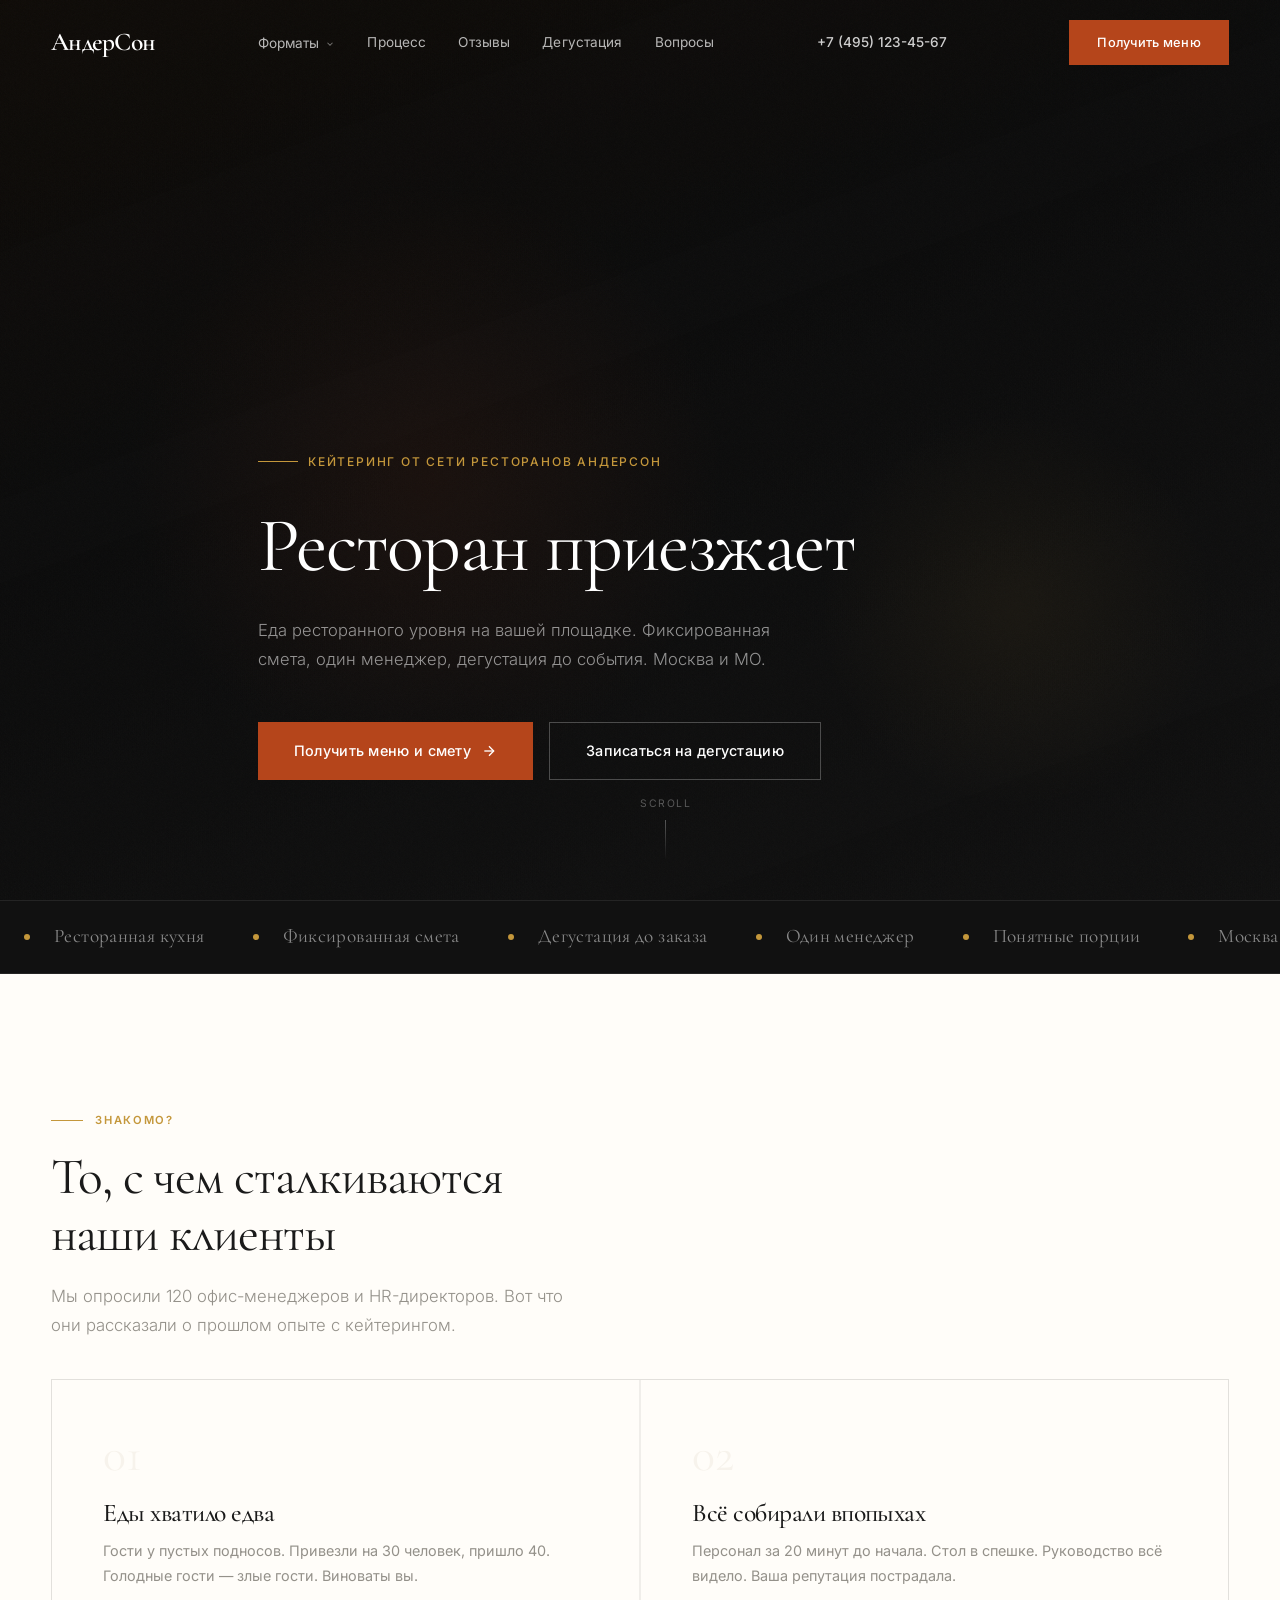
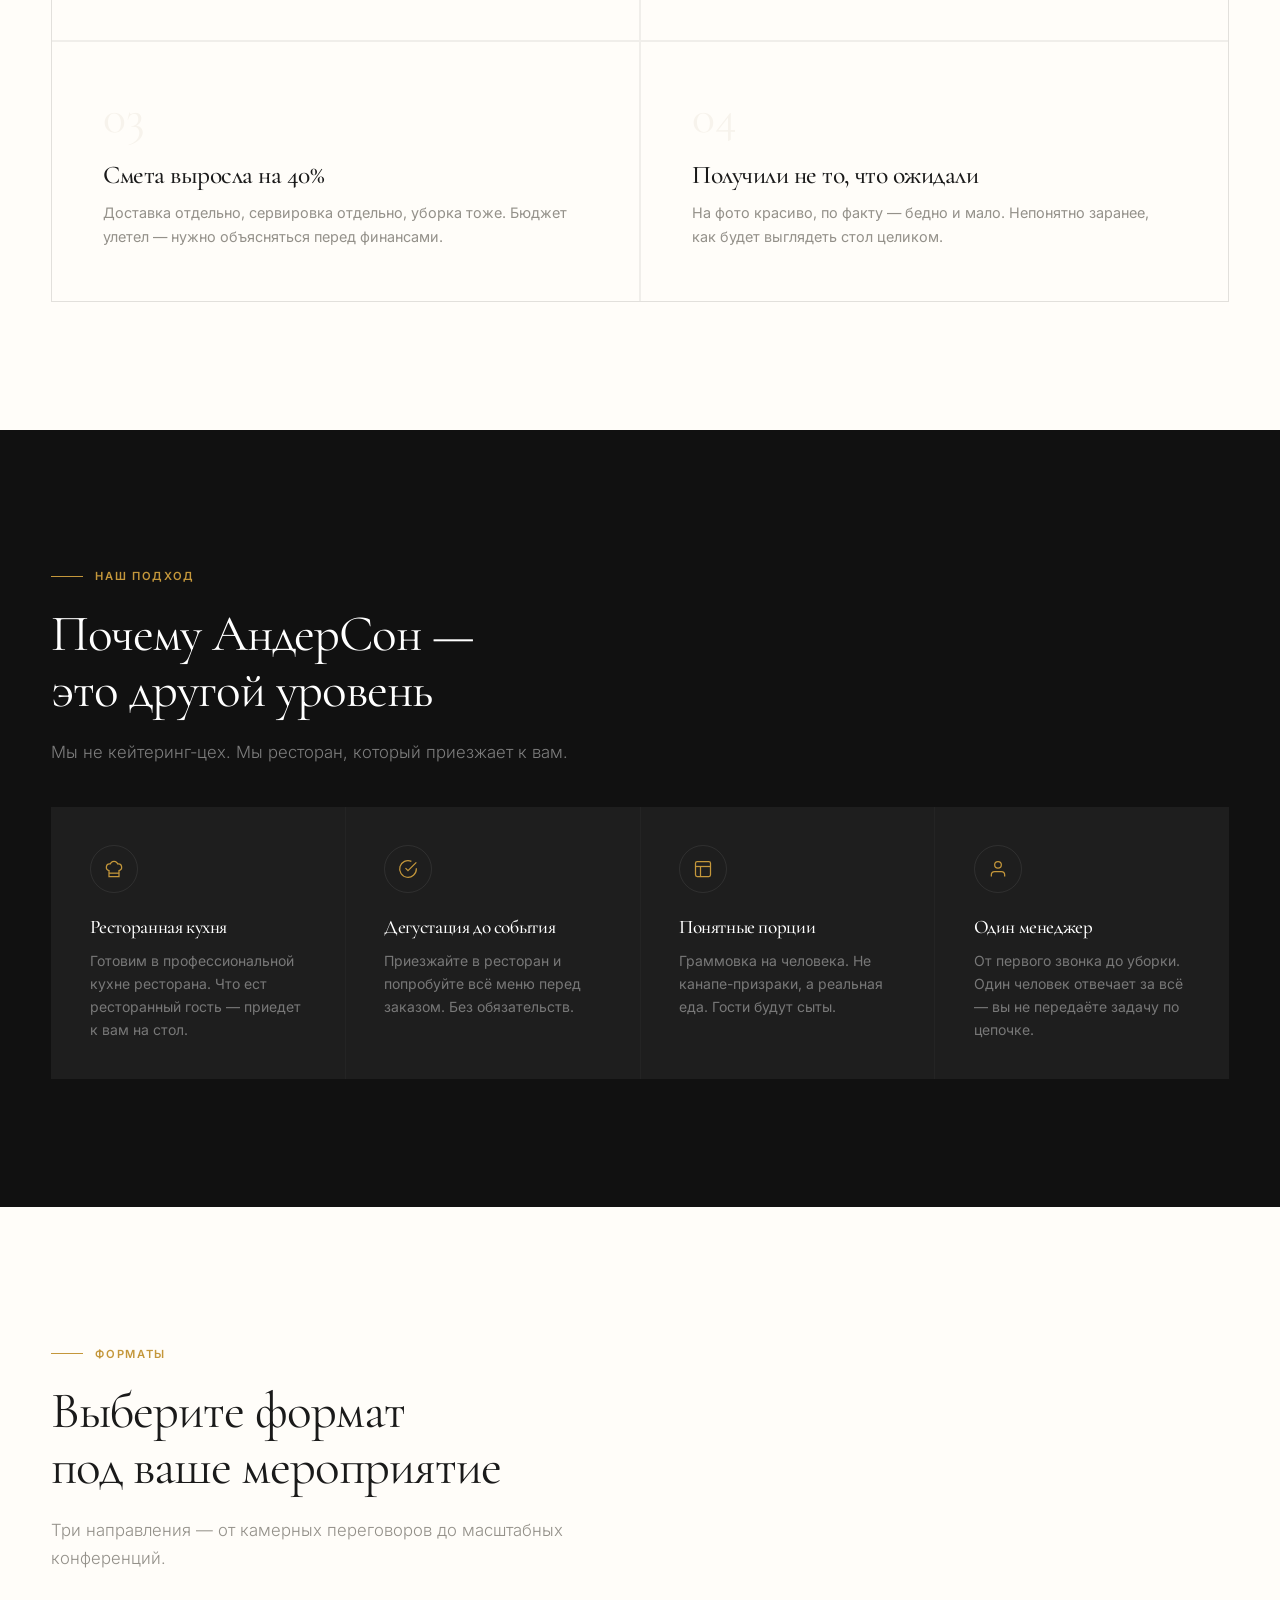
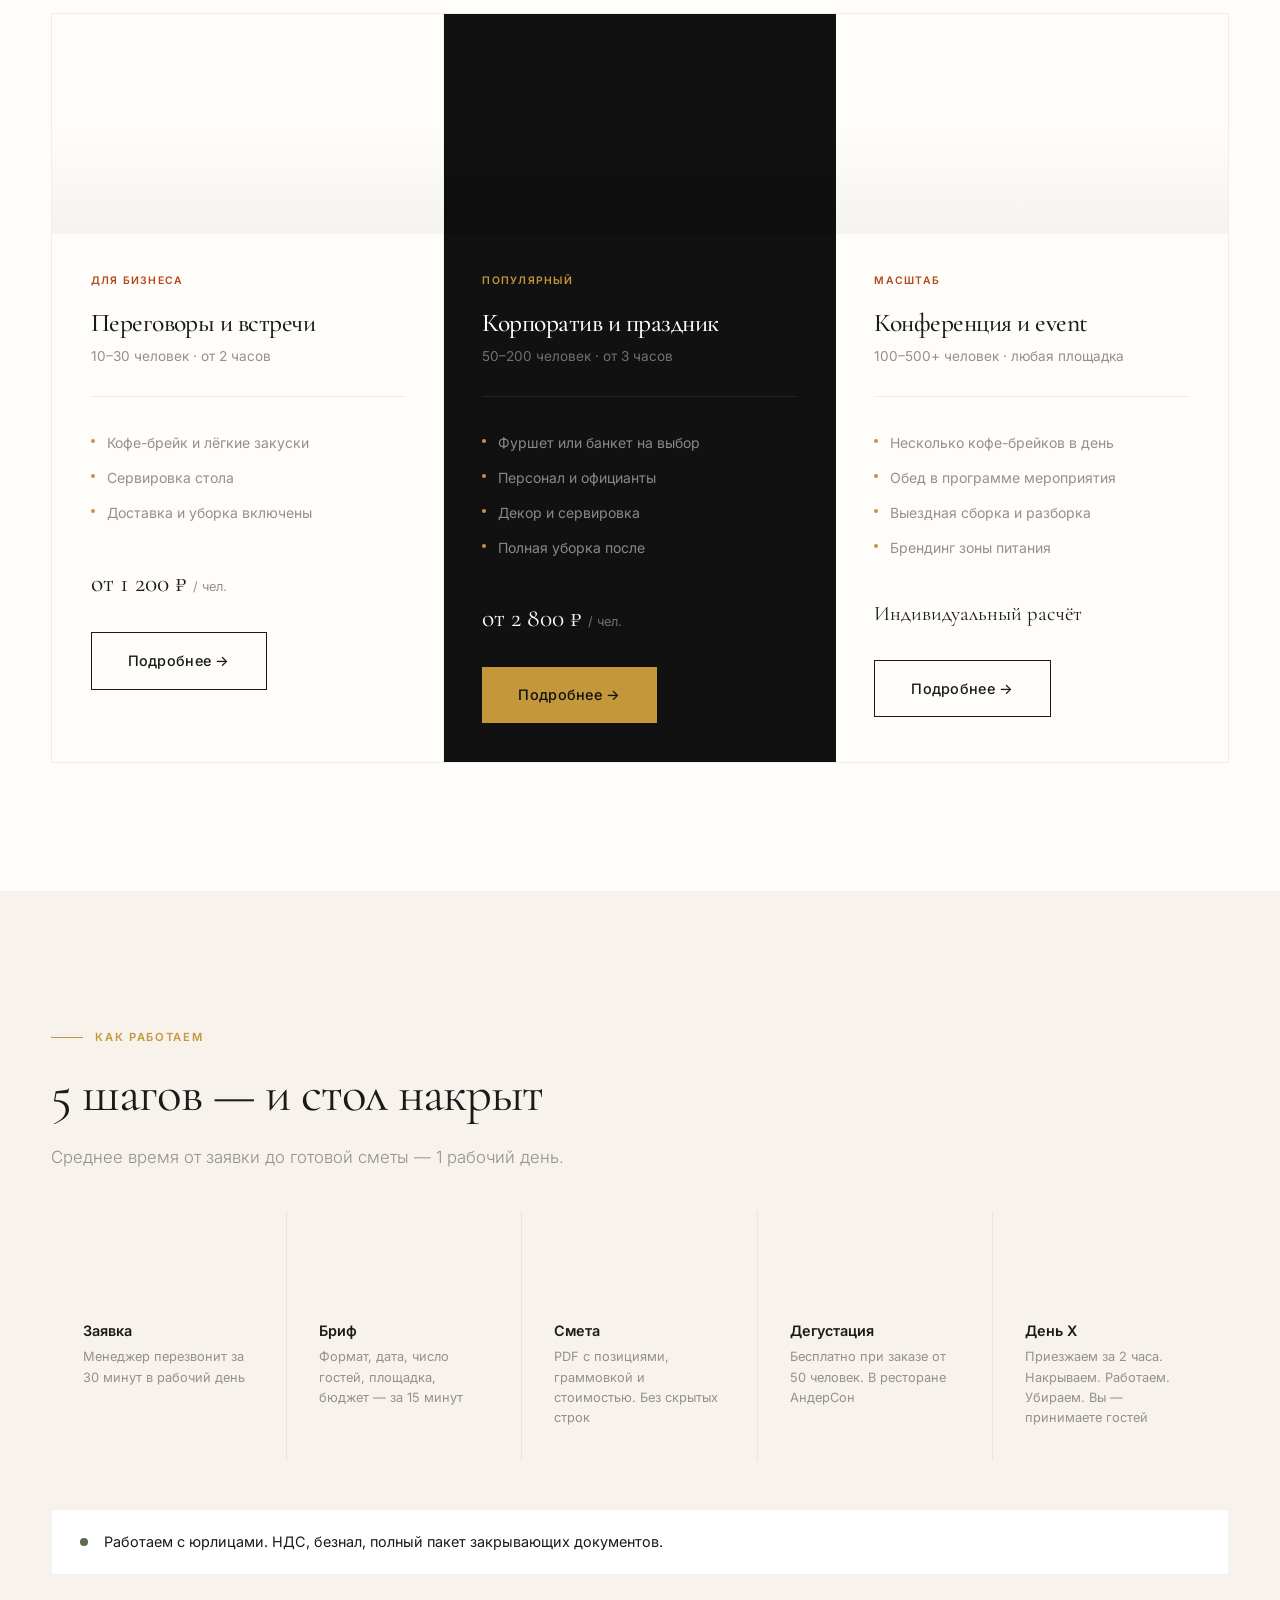
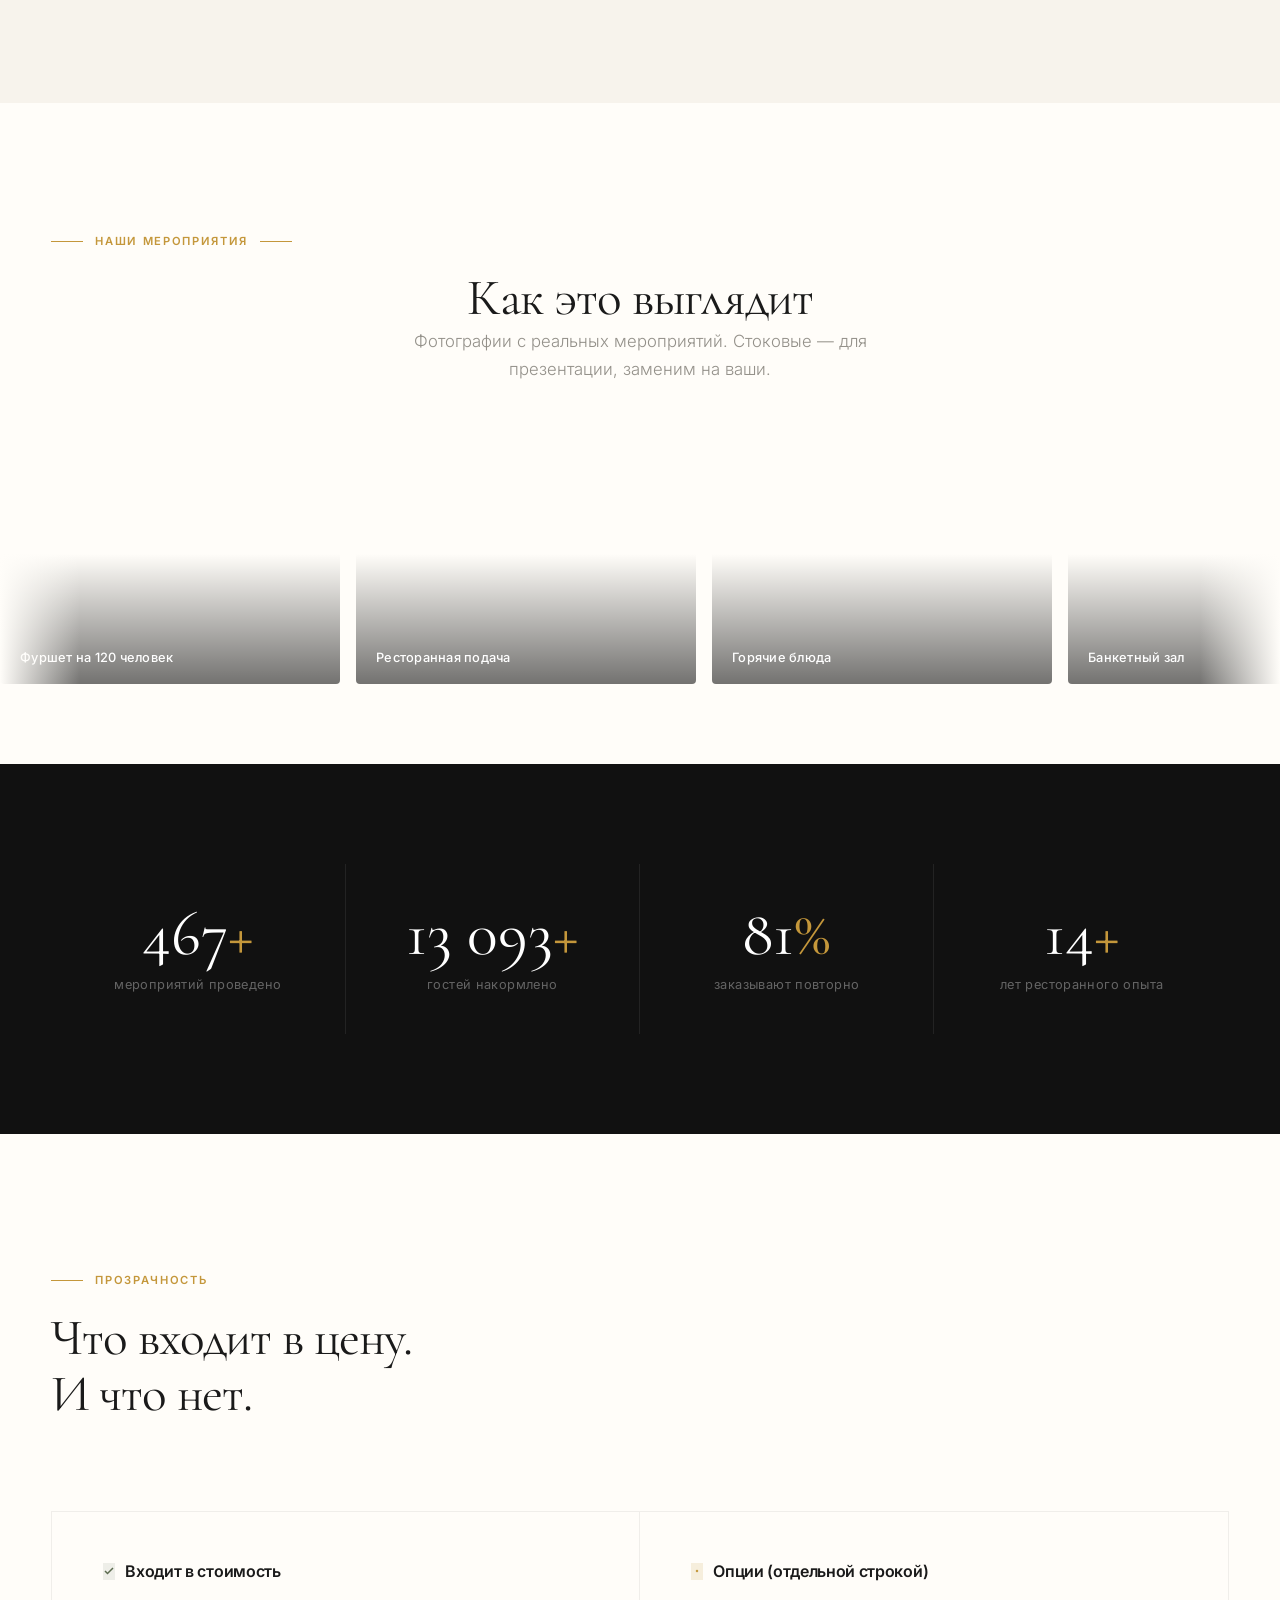
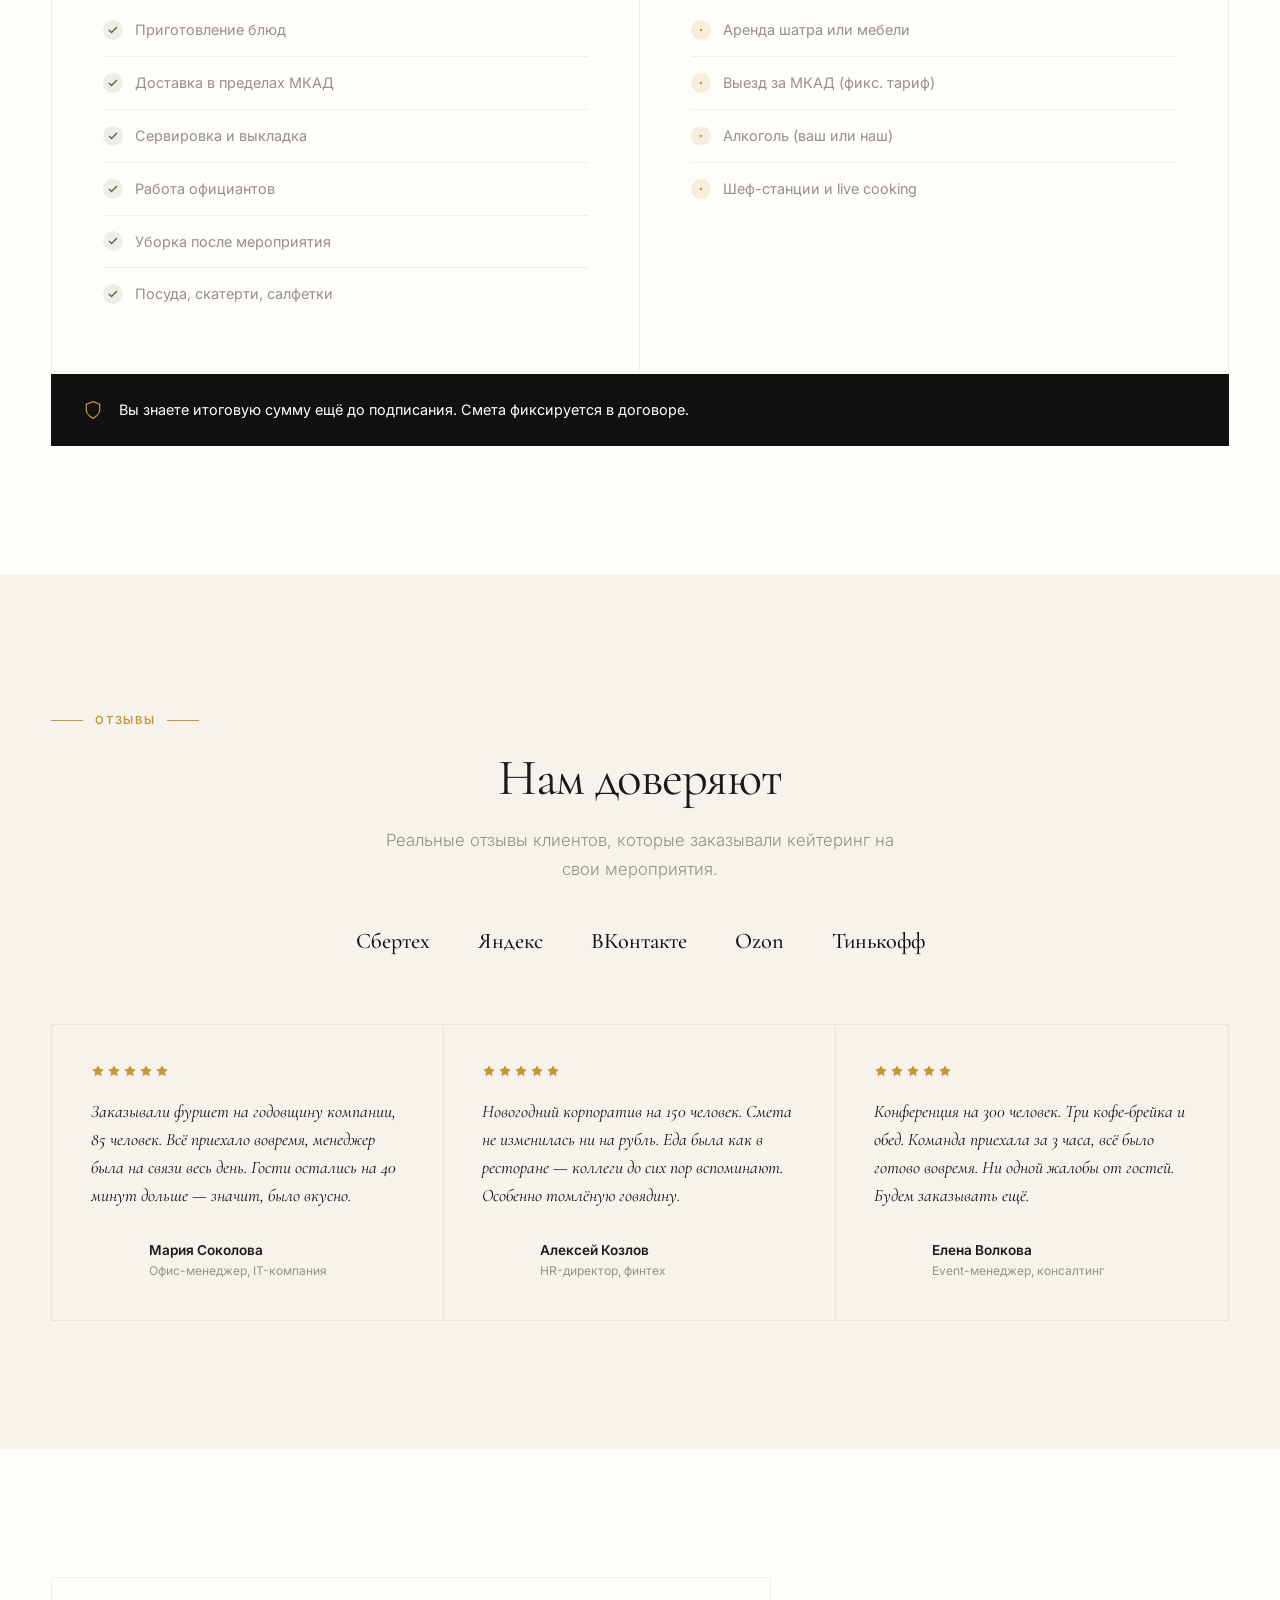
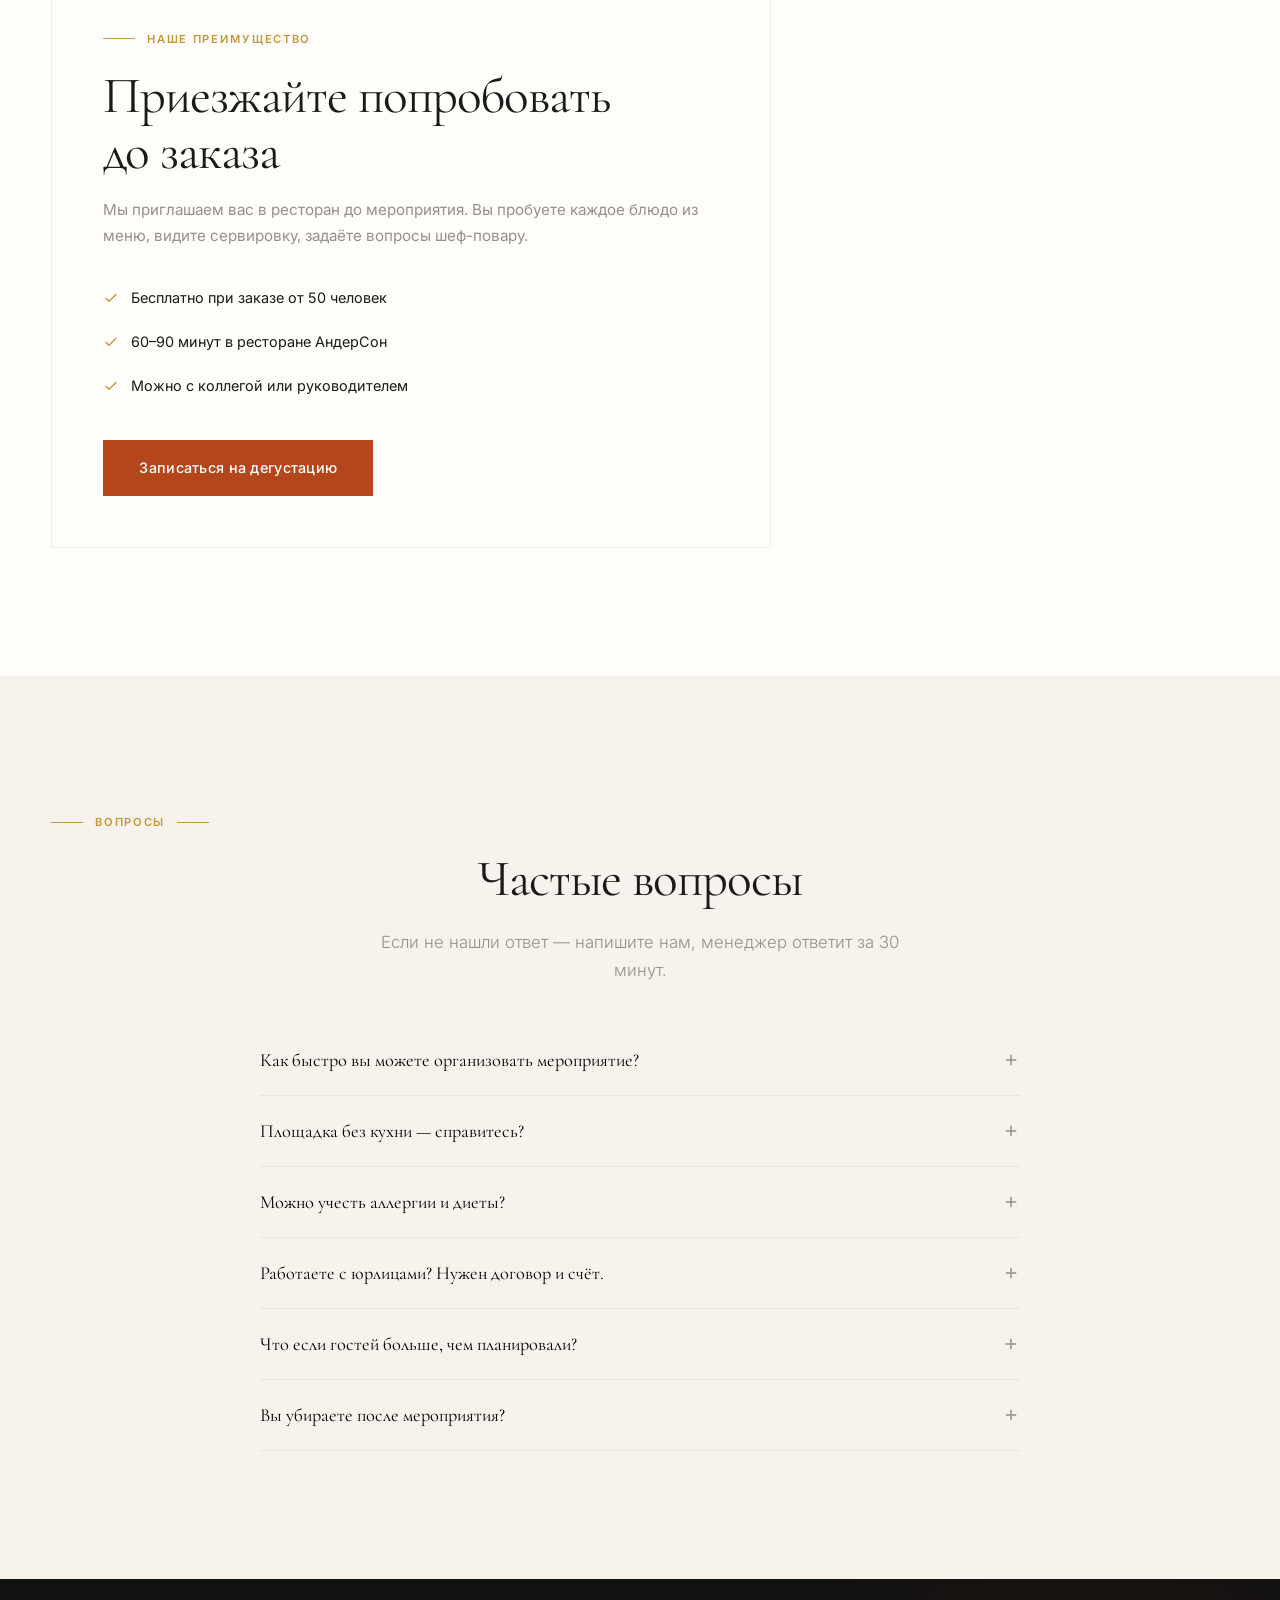
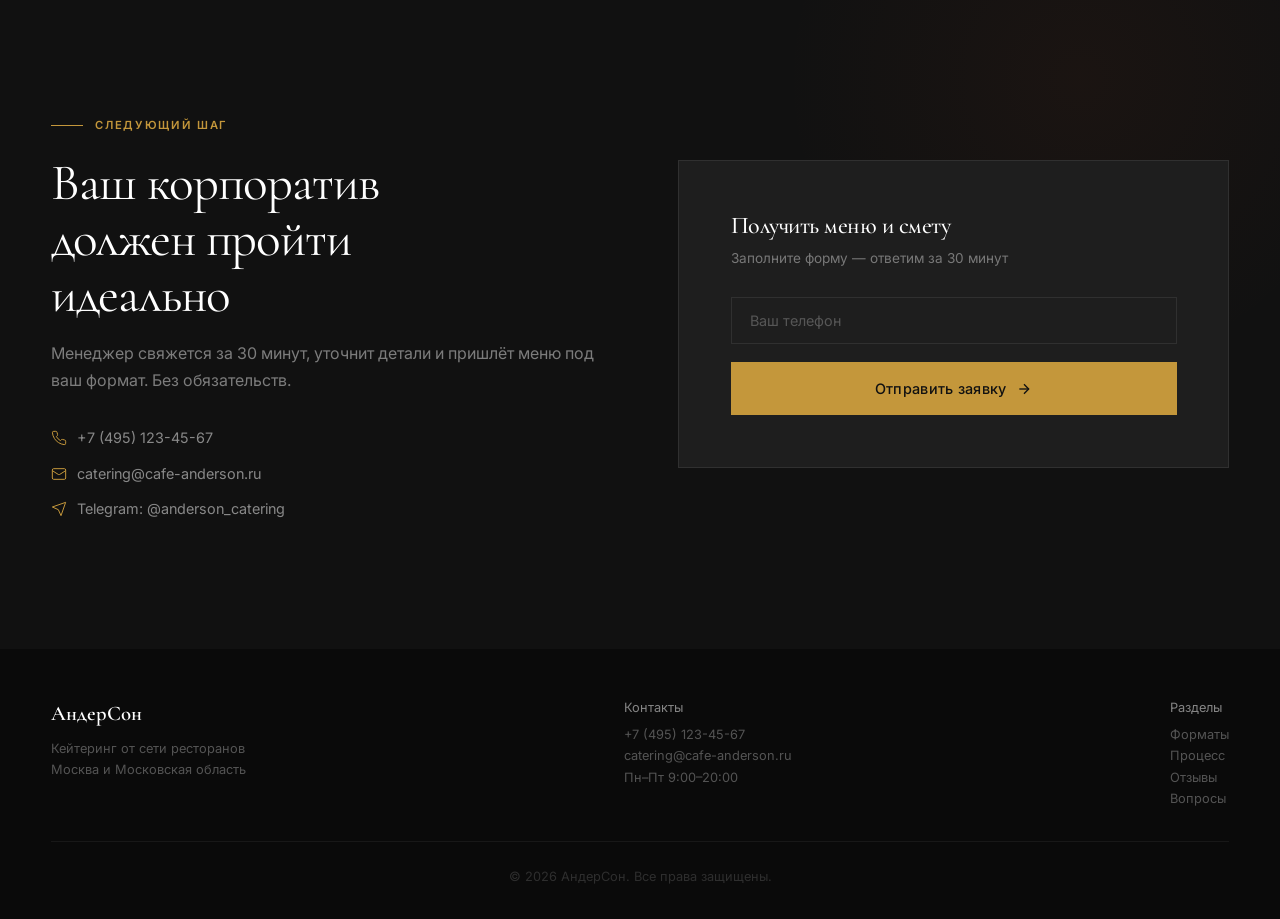
<file: index.html>
<!DOCTYPE html>
<html lang="ru">
<head>
<meta charset="UTF-8">
<meta name="viewport" content="width=device-width, initial-scale=1.0">
<title>АндерСон Кейтеринг — ресторан приезжает к вам</title>
<meta name="description" content="Корпоративный кейтеринг от сети ресторанов АндерСон. Москва и МО. Ресторанная кухня на вашей площадке.">
<link rel="preconnect" href="https://fonts.googleapis.com">
<link rel="preconnect" href="https://fonts.gstatic.com" crossorigin>
<link href="https://fonts.googleapis.com/css2?family=Cormorant+Garamond:ital,wght@0,400;0,500;0,600;0,700;1,400;1,500&family=Inter:wght@300;400;500;600;700&display=swap" rel="stylesheet">
<link rel="stylesheet" href="styles.css">
</head>
<body>

<!-- SCROLL PROGRESS -->
<div class="scroll-progress" id="scrollProg"></div>

<!-- HEADER -->
<header class="hdr" id="hdr">
  <div class="wrap">
    <a href="#" class="hdr-logo">АндерСон</a>
    <nav class="hdr-nav">
      <div class="hdr-dropdown">
        <a href="#formats" class="hdr-dropdown-trigger">Форматы <svg width="10" height="10" viewBox="0 0 24 24" fill="none" stroke="currentColor" stroke-width="2.5"><polyline points="6 9 12 15 18 9"/></svg></a>
        <div class="hdr-dropdown-menu">
          <a href="dlya-assistentov.html"><strong>Для ассистентов</strong><span>Переговоры · 10–30 чел · от 1 200 ₽</span></a>
          <a href="dlya-hr.html"><strong>Для HR</strong><span>Корпоративы · 50–200 чел · от 2 800 ₽</span></a>
          <a href="dlya-event.html"><strong>Для event-менеджеров</strong><span>Конференции · 100–500+ чел</span></a>
        </div>
      </div>
      <a href="#process">Процесс</a>
      <a href="#reviews">Отзывы</a>
      <a href="#degustation">Дегустация</a>
      <a href="#faq">Вопросы</a>
    </nav>
    <a href="tel:+74951234567" class="hdr-phone">+7 (495) 123-45-67</a>
    <div class="hdr-cta"><a href="#cta" class="btn btn-fill">Получить меню</a></div>
    <button class="hdr-burger" id="burger" aria-label="Меню"><span></span><span></span><span></span></button>
  </div>
</header>

<!-- MOBILE NAV -->
<nav class="mnav" id="mnav">
  <a href="dlya-assistentov.html" class="mnav-link">Для ассистентов</a>
  <a href="dlya-hr.html" class="mnav-link">Для HR</a>
  <a href="dlya-event.html" class="mnav-link">Для event</a>
  <a href="#process" class="mnav-link">Процесс</a>
  <a href="#reviews" class="mnav-link">Отзывы</a>
  <a href="#faq" class="mnav-link">Вопросы</a>
  <a href="#cta" class="mnav-link">Заявка</a>
  <a href="tel:+74951234567" class="mnav-phone mnav-link">+7 (495) 123-45-67</a>
</nav>

<!-- HERO -->
<section class="hero" id="hero">
  <div class="hero-bg parallax-bg" data-speed="0.3"></div>
  <div class="hero-grain"></div>
  <div class="hero-glow"></div>
  <div class="hero-glow2"></div>
  <div class="wrap">
    <div class="hero-label"><span class="line"></span><span>Кейтеринг от сети ресторанов АндерСон</span></div>
    <h1>Ресторан приезжает <em class="grad-text">к вам</em></h1>
    <p class="hero-lead">Еда ресторанного уровня на вашей площадке. Фиксированная смета, один менеджер, дегустация до события. Москва и МО.</p>
    <div class="hero-actions">
      <a href="#cta" class="btn btn-fill">Получить меню и смету <svg width="16" height="16" viewBox="0 0 24 24" fill="none" stroke="currentColor" stroke-width="2"><path d="M5 12h14"/><path d="m12 5 7 7-7 7"/></svg></a>
      <a href="#degustation" class="btn btn-inv">Записаться на дегустацию</a>
    </div>
  </div>
  <div class="hero-scroll"><span>Scroll</span><div class="arrow"></div></div>
</section>

<!-- MARQUEE STRIP -->
<div class="marquee-strip">
  <div class="marquee-track">
    <div class="marquee-item"><span class="dot"></span><span>Ресторанная кухня</span></div>
    <div class="marquee-item"><span class="dot"></span><span>Фиксированная смета</span></div>
    <div class="marquee-item"><span class="dot"></span><span>Дегустация до заказа</span></div>
    <div class="marquee-item"><span class="dot"></span><span>Один менеджер</span></div>
    <div class="marquee-item"><span class="dot"></span><span>Понятные порции</span></div>
    <div class="marquee-item"><span class="dot"></span><span>Москва и МО</span></div>
    <div class="marquee-item"><span class="dot"></span><span>От 10 до 500 гостей</span></div>
    <div class="marquee-item"><span class="dot"></span><span>Уборка включена</span></div>
    <!-- дубль -->
    <div class="marquee-item"><span class="dot"></span><span>Ресторанная кухня</span></div>
    <div class="marquee-item"><span class="dot"></span><span>Фиксированная смета</span></div>
    <div class="marquee-item"><span class="dot"></span><span>Дегустация до заказа</span></div>
    <div class="marquee-item"><span class="dot"></span><span>Один менеджер</span></div>
    <div class="marquee-item"><span class="dot"></span><span>Понятные порции</span></div>
    <div class="marquee-item"><span class="dot"></span><span>Москва и МО</span></div>
    <div class="marquee-item"><span class="dot"></span><span>От 10 до 500 гостей</span></div>
    <div class="marquee-item"><span class="dot"></span><span>Уборка включена</span></div>
  </div>
</div>

<!-- PAIN -->
<section class="sec pain" id="pain">
  <div class="wrap">
    <div class="sec-label rv"><span class="line"></span><span>Знакомо?</span></div>
    <h2 class="rv">То, с чем сталкиваются<br>наши клиенты</h2>
    <p class="sec-sub rv">Мы опросили 120 офис-менеджеров и HR-директоров. Вот что они рассказали о прошлом опыте с кейтерингом.</p>
    <div class="pain-grid">
      <div class="pain-card rv">
        <div class="pain-num">01</div>
        <h3>Еды хватило едва</h3>
        <p>Гости у пустых подносов. Привезли на 30 человек, пришло 40. Голодные гости — злые гости. Виноваты вы.</p>
      </div>
      <div class="pain-card rv rv-d1">
        <div class="pain-num">02</div>
        <h3>Всё собирали впопыхах</h3>
        <p>Персонал за 20 минут до начала. Стол в спешке. Руководство всё видело. Ваша репутация пострадала.</p>
      </div>
      <div class="pain-card rv rv-d2">
        <div class="pain-num">03</div>
        <h3>Смета выросла на 40%</h3>
        <p>Доставка отдельно, сервировка отдельно, уборка тоже. Бюджет улетел — нужно объясняться перед финансами.</p>
      </div>
      <div class="pain-card rv rv-d3">
        <div class="pain-num">04</div>
        <h3>Получили не то, что ожидали</h3>
        <p>На фото красиво, по факту — бедно и мало. Непонятно заранее, как будет выглядеть стол целиком.</p>
      </div>
    </div>
  </div>
</section>

<!-- APPROACH / UTP -->
<section class="sec approach" id="approach">
  <div class="wrap">
    <div class="sec-label rv"><span class="line"></span><span>Наш подход</span></div>
    <h2 class="rv" style="color:#fff">Почему АндерСон —<br>это другой уровень</h2>
    <p class="sec-sub rv">Мы не кейтеринг-цех. Мы ресторан, который приезжает к вам.</p>
    <div class="approach-grid">
      <div class="approach-card rv">
        <div class="ico"><svg width="20" height="20" viewBox="0 0 24 24" fill="none" stroke="currentColor" stroke-width="1.5"><path d="M6 13.87A4 4 0 0 1 7.41 6a5.11 5.11 0 0 1 1.05-1.54 5 5 0 0 1 7.08 0A5.11 5.11 0 0 1 16.59 6 4 4 0 0 1 18 13.87V21H6Z"/><line x1="6" y1="17" x2="18" y2="17"/></svg></div>
        <h3>Ресторанная кухня</h3>
        <p>Готовим в профессиональной кухне ресторана. Что ест ресторанный гость — приедет к вам на стол.</p>
      </div>
      <div class="approach-card rv rv-d1">
        <div class="ico"><svg width="20" height="20" viewBox="0 0 24 24" fill="none" stroke="currentColor" stroke-width="1.5"><path d="M22 11.08V12a10 10 0 1 1-5.93-9.14"/><polyline points="22 4 12 14.01 9 11.01"/></svg></div>
        <h3>Дегустация до события</h3>
        <p>Приезжайте в ресторан и попробуйте всё меню перед заказом. Без обязательств.</p>
      </div>
      <div class="approach-card rv rv-d2">
        <div class="ico"><svg width="20" height="20" viewBox="0 0 24 24" fill="none" stroke="currentColor" stroke-width="1.5"><rect x="3" y="3" width="18" height="18" rx="2"/><path d="M3 9h18"/><path d="M9 21V9"/></svg></div>
        <h3>Понятные порции</h3>
        <p>Граммовка на человека. Не канапе-призраки, а реальная еда. Гости будут сыты.</p>
      </div>
      <div class="approach-card rv rv-d3">
        <div class="ico"><svg width="20" height="20" viewBox="0 0 24 24" fill="none" stroke="currentColor" stroke-width="1.5"><path d="M20 21v-2a4 4 0 0 0-4-4H8a4 4 0 0 0-4 4v2"/><circle cx="12" cy="7" r="4"/></svg></div>
        <h3>Один менеджер</h3>
        <p>От первого звонка до уборки. Один человек отвечает за всё — вы не передаёте задачу по цепочке.</p>
      </div>
    </div>
  </div>
</section>

<!-- FORMATS -->
<section class="sec formats" id="formats">
  <div class="wrap">
    <div class="sec-label rv"><span class="line"></span><span>Форматы</span></div>
    <h2 class="rv">Выберите формат<br>под ваше мероприятие</h2>
    <p class="sec-sub rv">Три направления — от камерных переговоров до масштабных конференций.</p>
    <div class="fmt-grid">
      <div class="fmt-card rv tilt-card">
        <div class="fmt-img" style="background-image:url('https://images.unsplash.com/photo-1414235077428-338989a2e8c0?w=600&q=80&fit=crop')"></div>
        <div class="fmt-body">
        <div class="fmt-badge">Для бизнеса</div>
        <h3>Переговоры и встречи</h3>
        <p class="fmt-meta">10–30 человек · от 2 часов</p>
        <ul class="fmt-list">
          <li>Кофе-брейк и лёгкие закуски</li>
          <li>Сервировка стола</li>
          <li>Доставка и уборка включены</li>
        </ul>
        <div class="fmt-price">от 1 200 ₽ <small>/ чел.</small></div>
        <a href="dlya-assistentov.html" class="btn btn-outline">Подробнее →</a>
        </div>
      </div>
      <div class="fmt-card featured rv rv-d1 tilt-card">
        <div class="fmt-img" style="background-image:url('https://images.unsplash.com/photo-1530062845289-9109b2c9c868?w=600&q=80&fit=crop')"></div>
        <div class="fmt-body">
        <div class="fmt-badge">Популярный</div>
        <h3>Корпоратив и праздник</h3>
        <p class="fmt-meta">50–200 человек · от 3 часов</p>
        <ul class="fmt-list">
          <li>Фуршет или банкет на выбор</li>
          <li>Персонал и официанты</li>
          <li>Декор и сервировка</li>
          <li>Полная уборка после</li>
        </ul>
        <div class="fmt-price">от 2 800 ₽ <small>/ чел.</small></div>
        <a href="dlya-hr.html" class="btn btn-fill">Подробнее →</a>
        </div>
      </div>
      <div class="fmt-card rv rv-d2 tilt-card">
        <div class="fmt-img" style="background-image:url('https://images.unsplash.com/photo-1511578314322-379afb476865?w=600&q=80&fit=crop')"></div>
        <div class="fmt-body">
        <div class="fmt-badge">Масштаб</div>
        <h3>Конференция и event</h3>
        <p class="fmt-meta">100–500+ человек · любая площадка</p>
        <ul class="fmt-list">
          <li>Несколько кофе-брейков в день</li>
          <li>Обед в программе мероприятия</li>
          <li>Выездная сборка и разборка</li>
          <li>Брендинг зоны питания</li>
        </ul>
        <div class="fmt-price" style="font-size:1.3rem">Индивидуальный расчёт</div>
        <a href="dlya-event.html" class="btn btn-outline">Подробнее →</a>
        </div>
      </div>
    </div>
  </div>
</section>

<!-- PROCESS -->
<section class="sec process" id="process">
  <div class="wrap">
    <div class="sec-label rv"><span class="line"></span><span>Как работаем</span></div>
    <h2 class="rv">5 шагов — и стол накрыт</h2>
    <p class="sec-sub rv">Среднее время от заявки до готовой сметы — 1 рабочий день.</p>
    <div class="proc-grid">
      <div class="proc-step rv"><div class="num">01</div><div><h4>Заявка</h4><p>Менеджер перезвонит за 30 минут в рабочий день</p></div></div>
      <div class="proc-step rv rv-d1"><div class="num">02</div><div><h4>Бриф</h4><p>Формат, дата, число гостей, площадка, бюджет — за 15 минут</p></div></div>
      <div class="proc-step rv rv-d2"><div class="num">03</div><div><h4>Смета</h4><p>PDF с позициями, граммовкой и стоимостью. Без скрытых строк</p></div></div>
      <div class="proc-step rv rv-d3"><div class="num">04</div><div><h4>Дегустация</h4><p>Бесплатно при заказе от 50 человек. В ресторане АндерСон</p></div></div>
      <div class="proc-step rv rv-d4"><div class="num">05</div><div><h4>День X</h4><p>Приезжаем за 2 часа. Накрываем. Работаем. Убираем. Вы — принимаете гостей</p></div></div>
    </div>
    <div class="proc-note rv">
      <span class="dot"></span>
      Работаем с юрлицами. НДС, безнал, полный пакет закрывающих документов.
    </div>
  </div>
</section>

<!-- GALLERY -->
<section class="gallery" id="gallery">
  <div class="wrap">
    <div class="sec-label rv" style="text-align:center;justify-content:center"><span class="line"></span><span>Наши мероприятия</span><span class="line"></span></div>
    <h2 class="rv" style="text-align:center">Как это выглядит</h2>
    <p class="sec-sub rv" style="text-align:center;margin-left:auto;margin-right:auto">Фотографии с реальных мероприятий. Стоковые — для презентации, заменим на ваши.</p>
  </div>
  <div class="gal-marquee rv">
    <div class="gal-track">
      <div class="gal-item" style="background-image:url('https://images.unsplash.com/photo-1555244162-803834f70033?w=500&q=80&fit=crop')"><div class="gal-cap">Фуршет на 120 человек</div></div>
      <div class="gal-item" style="background-image:url('https://images.unsplash.com/photo-1504674900247-0877df9cc836?w=500&q=80&fit=crop')"><div class="gal-cap">Ресторанная подача</div></div>
      <div class="gal-item" style="background-image:url('https://images.unsplash.com/photo-1467003909585-2f8a72700288?w=500&q=80&fit=crop')"><div class="gal-cap">Горячие блюда</div></div>
      <div class="gal-item" style="background-image:url('https://images.unsplash.com/photo-1517248135467-4c7edcad34c4?w=500&q=80&fit=crop')"><div class="gal-cap">Банкетный зал</div></div>
      <div class="gal-item" style="background-image:url('https://images.unsplash.com/photo-1550966871-3ed3cdb51f3a?w=500&q=80&fit=crop')"><div class="gal-cap">Кофе-брейк</div></div>
      <div class="gal-item" style="background-image:url('https://images.unsplash.com/photo-1565958011703-44f9829ba187?w=500&q=80&fit=crop')"><div class="gal-cap">Десерты</div></div>
      <div class="gal-item" style="background-image:url('https://images.unsplash.com/photo-1540189549336-e6e99c3679fe?w=500&q=80&fit=crop')"><div class="gal-cap">Сервировка блюд</div></div>
      <!-- дубликат для бесшовного цикла -->
      <div class="gal-item" style="background-image:url('https://images.unsplash.com/photo-1555244162-803834f70033?w=500&q=80&fit=crop')"><div class="gal-cap">Фуршет на 120 человек</div></div>
      <div class="gal-item" style="background-image:url('https://images.unsplash.com/photo-1504674900247-0877df9cc836?w=500&q=80&fit=crop')"><div class="gal-cap">Ресторанная подача</div></div>
      <div class="gal-item" style="background-image:url('https://images.unsplash.com/photo-1467003909585-2f8a72700288?w=500&q=80&fit=crop')"><div class="gal-cap">Горячие блюда</div></div>
      <div class="gal-item" style="background-image:url('https://images.unsplash.com/photo-1517248135467-4c7edcad34c4?w=500&q=80&fit=crop')"><div class="gal-cap">Банкетный зал</div></div>
      <div class="gal-item" style="background-image:url('https://images.unsplash.com/photo-1550966871-3ed3cdb51f3a?w=500&q=80&fit=crop')"><div class="gal-cap">Кофе-брейк</div></div>
      <div class="gal-item" style="background-image:url('https://images.unsplash.com/photo-1565958011703-44f9829ba187?w=500&q=80&fit=crop')"><div class="gal-cap">Десерты</div></div>
      <div class="gal-item" style="background-image:url('https://images.unsplash.com/photo-1540189549336-e6e99c3679fe?w=500&q=80&fit=crop')"><div class="gal-cap">Сервировка блюд</div></div>
    </div>
  </div>
</section>

<!-- STATS -->
<section class="stats" id="stats">
  <div class="wrap">
    <div class="stats-grid">
      <div class="stat rv"><div class="stat-num" data-count="500">0<span class="suffix">+</span></div><div class="stat-label">мероприятий проведено</div></div>
      <div class="stat rv rv-d1"><div class="stat-num" data-count="14000">0<span class="suffix">+</span></div><div class="stat-label">гостей накормлено</div></div>
      <div class="stat rv rv-d2"><div class="stat-num" data-count="87">0<span class="suffix">%</span></div><div class="stat-label">заказывают повторно</div></div>
      <div class="stat rv rv-d3"><div class="stat-num" data-count="15">0<span class="suffix">+</span></div><div class="stat-label">лет ресторанного опыта</div></div>
    </div>
  </div>
</section>

<!-- TRANSPARENCY -->
<section class="sec transp" id="transparency">
  <div class="wrap">
    <div class="sec-label rv"><span class="line"></span><span>Прозрачность</span></div>
    <h2 class="rv">Что входит в цену.<br>И что нет.</h2>
    <p class="sec-sub rv">Без строк «прочее» и скрытых доплат.</p>
    <div class="transp-grid rv-scale">
      <div class="transp-col">
        <h3><span class="ck ck-yes"><svg width="12" height="12" viewBox="0 0 24 24" fill="none" stroke="currentColor" stroke-width="3"><polyline points="20 6 9 17 4 12"/></svg></span>Входит в стоимость</h3>
        <ul>
          <li><span class="ck ck-yes"><svg width="12" height="12" viewBox="0 0 24 24" fill="none" stroke="currentColor" stroke-width="3"><polyline points="20 6 9 17 4 12"/></svg></span>Приготовление блюд</li>
          <li><span class="ck ck-yes"><svg width="12" height="12" viewBox="0 0 24 24" fill="none" stroke="currentColor" stroke-width="3"><polyline points="20 6 9 17 4 12"/></svg></span>Доставка в пределах МКАД</li>
          <li><span class="ck ck-yes"><svg width="12" height="12" viewBox="0 0 24 24" fill="none" stroke="currentColor" stroke-width="3"><polyline points="20 6 9 17 4 12"/></svg></span>Сервировка и выкладка</li>
          <li><span class="ck ck-yes"><svg width="12" height="12" viewBox="0 0 24 24" fill="none" stroke="currentColor" stroke-width="3"><polyline points="20 6 9 17 4 12"/></svg></span>Работа официантов</li>
          <li><span class="ck ck-yes"><svg width="12" height="12" viewBox="0 0 24 24" fill="none" stroke="currentColor" stroke-width="3"><polyline points="20 6 9 17 4 12"/></svg></span>Уборка после мероприятия</li>
          <li><span class="ck ck-yes"><svg width="12" height="12" viewBox="0 0 24 24" fill="none" stroke="currentColor" stroke-width="3"><polyline points="20 6 9 17 4 12"/></svg></span>Посуда, скатерти, салфетки</li>
        </ul>
      </div>
      <div class="transp-col">
        <h3><span class="ck ck-opt"><svg width="12" height="12" viewBox="0 0 24 24" fill="none" stroke="currentColor" stroke-width="3"><circle cx="12" cy="12" r="1"/></svg></span>Опции (отдельной строкой)</h3>
        <ul>
          <li><span class="ck ck-opt"><svg width="12" height="12" viewBox="0 0 24 24" fill="none" stroke="currentColor" stroke-width="3"><circle cx="12" cy="12" r="1"/></svg></span>Аренда шатра или мебели</li>
          <li><span class="ck ck-opt"><svg width="12" height="12" viewBox="0 0 24 24" fill="none" stroke="currentColor" stroke-width="3"><circle cx="12" cy="12" r="1"/></svg></span>Выезд за МКАД (фикс. тариф)</li>
          <li><span class="ck ck-opt"><svg width="12" height="12" viewBox="0 0 24 24" fill="none" stroke="currentColor" stroke-width="3"><circle cx="12" cy="12" r="1"/></svg></span>Алкоголь (ваш или наш)</li>
          <li><span class="ck ck-opt"><svg width="12" height="12" viewBox="0 0 24 24" fill="none" stroke="currentColor" stroke-width="3"><circle cx="12" cy="12" r="1"/></svg></span>Шеф-станции и live cooking</li>
        </ul>
      </div>
    </div>
    <div class="transp-banner rv">
      <svg width="20" height="20" viewBox="0 0 24 24" fill="none" stroke="currentColor" stroke-width="1.5"><path d="M12 22s8-4 8-10V5l-8-3-8 3v7c0 6 8 10 8 10z"/></svg>
      Вы знаете итоговую сумму ещё до подписания. Смета фиксируется в договоре.
    </div>
  </div>
</section>

<!-- REVIEWS -->
<section class="sec reviews" id="reviews">
  <div class="wrap">
    <div class="sec-label rv" style="text-align:center;justify-content:center"><span class="line"></span><span>Отзывы</span><span class="line"></span></div>
    <h2 class="rv" style="text-align:center">Нам доверяют</h2>
    <p class="sec-sub rv" style="text-align:center;margin-left:auto;margin-right:auto">Реальные отзывы клиентов, которые заказывали кейтеринг на свои мероприятия.</p>
    <div class="rev-logos rv">
      <span class="rev-logo">Сбертех</span>
      <span class="rev-logo">Яндекс</span>
      <span class="rev-logo">ВКонтакте</span>
      <span class="rev-logo">Ozon</span>
      <span class="rev-logo">Тинькофф</span>
    </div>
    <div class="rev-grid">
      <div class="rev-card rv">
        <div class="rev-stars"><svg width="14" height="14" viewBox="0 0 24 24" fill="currentColor"><polygon points="12 2 15.09 8.26 22 9.27 17 14.14 18.18 21.02 12 17.77 5.82 21.02 7 14.14 2 9.27 8.91 8.26"/></svg><svg width="14" height="14" viewBox="0 0 24 24" fill="currentColor"><polygon points="12 2 15.09 8.26 22 9.27 17 14.14 18.18 21.02 12 17.77 5.82 21.02 7 14.14 2 9.27 8.91 8.26"/></svg><svg width="14" height="14" viewBox="0 0 24 24" fill="currentColor"><polygon points="12 2 15.09 8.26 22 9.27 17 14.14 18.18 21.02 12 17.77 5.82 21.02 7 14.14 2 9.27 8.91 8.26"/></svg><svg width="14" height="14" viewBox="0 0 24 24" fill="currentColor"><polygon points="12 2 15.09 8.26 22 9.27 17 14.14 18.18 21.02 12 17.77 5.82 21.02 7 14.14 2 9.27 8.91 8.26"/></svg><svg width="14" height="14" viewBox="0 0 24 24" fill="currentColor"><polygon points="12 2 15.09 8.26 22 9.27 17 14.14 18.18 21.02 12 17.77 5.82 21.02 7 14.14 2 9.27 8.91 8.26"/></svg></div>
        <p class="rev-text">Заказывали фуршет на годовщину компании, 85 человек. Всё приехало вовремя, менеджер была на связи весь день. Гости остались на 40 минут дольше — значит, было вкусно.</p>
        <div class="rev-author"><div class="rev-ava" style="background-image:url('https://images.unsplash.com/photo-1494790108377-be9c29b29330?w=100&q=80&fit=crop&crop=face')"></div><div><p class="rev-name">Мария Соколова</p><p class="rev-role">Офис-менеджер, IT-компания</p></div></div>
      </div>
      <div class="rev-card rv rv-d1">
        <div class="rev-stars"><svg width="14" height="14" viewBox="0 0 24 24" fill="currentColor"><polygon points="12 2 15.09 8.26 22 9.27 17 14.14 18.18 21.02 12 17.77 5.82 21.02 7 14.14 2 9.27 8.91 8.26"/></svg><svg width="14" height="14" viewBox="0 0 24 24" fill="currentColor"><polygon points="12 2 15.09 8.26 22 9.27 17 14.14 18.18 21.02 12 17.77 5.82 21.02 7 14.14 2 9.27 8.91 8.26"/></svg><svg width="14" height="14" viewBox="0 0 24 24" fill="currentColor"><polygon points="12 2 15.09 8.26 22 9.27 17 14.14 18.18 21.02 12 17.77 5.82 21.02 7 14.14 2 9.27 8.91 8.26"/></svg><svg width="14" height="14" viewBox="0 0 24 24" fill="currentColor"><polygon points="12 2 15.09 8.26 22 9.27 17 14.14 18.18 21.02 12 17.77 5.82 21.02 7 14.14 2 9.27 8.91 8.26"/></svg><svg width="14" height="14" viewBox="0 0 24 24" fill="currentColor"><polygon points="12 2 15.09 8.26 22 9.27 17 14.14 18.18 21.02 12 17.77 5.82 21.02 7 14.14 2 9.27 8.91 8.26"/></svg></div>
        <p class="rev-text">Новогодний корпоратив на 150 человек. Смета не изменилась ни на рубль. Еда была как в ресторане — коллеги до сих пор вспоминают. Особенно томлёную говядину.</p>
        <div class="rev-author"><div class="rev-ava" style="background-image:url('https://images.unsplash.com/photo-1472099645785-5658abf4ff4e?w=100&q=80&fit=crop&crop=face')"></div><div><p class="rev-name">Алексей Козлов</p><p class="rev-role">HR-директор, финтех</p></div></div>
      </div>
      <div class="rev-card rv rv-d2">
        <div class="rev-stars"><svg width="14" height="14" viewBox="0 0 24 24" fill="currentColor"><polygon points="12 2 15.09 8.26 22 9.27 17 14.14 18.18 21.02 12 17.77 5.82 21.02 7 14.14 2 9.27 8.91 8.26"/></svg><svg width="14" height="14" viewBox="0 0 24 24" fill="currentColor"><polygon points="12 2 15.09 8.26 22 9.27 17 14.14 18.18 21.02 12 17.77 5.82 21.02 7 14.14 2 9.27 8.91 8.26"/></svg><svg width="14" height="14" viewBox="0 0 24 24" fill="currentColor"><polygon points="12 2 15.09 8.26 22 9.27 17 14.14 18.18 21.02 12 17.77 5.82 21.02 7 14.14 2 9.27 8.91 8.26"/></svg><svg width="14" height="14" viewBox="0 0 24 24" fill="currentColor"><polygon points="12 2 15.09 8.26 22 9.27 17 14.14 18.18 21.02 12 17.77 5.82 21.02 7 14.14 2 9.27 8.91 8.26"/></svg><svg width="14" height="14" viewBox="0 0 24 24" fill="currentColor"><polygon points="12 2 15.09 8.26 22 9.27 17 14.14 18.18 21.02 12 17.77 5.82 21.02 7 14.14 2 9.27 8.91 8.26"/></svg></div>
        <p class="rev-text">Конференция на 300 человек. Три кофе-брейка и обед. Команда приехала за 3 часа, всё было готово вовремя. Ни одной жалобы от гостей. Будем заказывать ещё.</p>
        <div class="rev-author"><div class="rev-ava" style="background-image:url('https://images.unsplash.com/photo-1438761681033-6461ffad8d80?w=100&q=80&fit=crop&crop=face')"></div><div><p class="rev-name">Елена Волкова</p><p class="rev-role">Event-менеджер, консалтинг</p></div></div>
      </div>
    </div>
  </div>
</section>

<!-- DEGUSTATION -->
<section class="sec degu" id="degustation">
  <div class="wrap">
    <div class="degu-inner rv-scale">
      <div class="degu-img parallax-bg" data-speed="0.15"></div>
      <div class="degu-content">
        <div class="sec-label"><span class="line"></span><span>Наше преимущество</span></div>
        <h2>Приезжайте попробовать<br>до заказа</h2>
        <p>Мы приглашаем вас в ресторан до мероприятия. Вы пробуете каждое блюдо из меню, видите сервировку, задаёте вопросы шеф-повару.</p>
        <ul class="degu-list">
          <li><svg width="16" height="16" viewBox="0 0 24 24" fill="none" stroke="currentColor" stroke-width="2"><polyline points="20 6 9 17 4 12"/></svg>Бесплатно при заказе от 50 человек</li>
          <li><svg width="16" height="16" viewBox="0 0 24 24" fill="none" stroke="currentColor" stroke-width="2"><polyline points="20 6 9 17 4 12"/></svg>60–90 минут в ресторане АндерСон</li>
          <li><svg width="16" height="16" viewBox="0 0 24 24" fill="none" stroke="currentColor" stroke-width="2"><polyline points="20 6 9 17 4 12"/></svg>Можно с коллегой или руководителем</li>
        </ul>
        <a href="#cta" class="btn btn-fill">Записаться на дегустацию</a>
      </div>
    </div>
  </div>
</section>

<!-- FAQ -->
<section class="sec faq" id="faq">
  <div class="wrap">
    <div class="sec-label rv" style="text-align:center;justify-content:center"><span class="line"></span><span>Вопросы</span><span class="line"></span></div>
    <h2 class="rv" style="text-align:center">Частые вопросы</h2>
    <p class="sec-sub rv" style="text-align:center;margin-left:auto;margin-right:auto">Если не нашли ответ — напишите нам, менеджер ответит за 30 минут.</p>
    <div class="faq-list">
      <div class="faq-item rv"><button class="faq-q">Как быстро вы можете организовать мероприятие?<svg width="18" height="18" viewBox="0 0 24 24" fill="none" stroke="currentColor" stroke-width="2"><line x1="12" y1="5" x2="12" y2="19"/><line x1="5" y1="12" x2="19" y2="12"/></svg></button><div class="faq-a"><p>Стандартный срок — 5 рабочих дней. Срочные заказы обсуждаем индивидуально — часто можем организовать за 2–3 дня.</p></div></div>
      <div class="faq-item rv"><button class="faq-q">Площадка без кухни — справитесь?<svg width="18" height="18" viewBox="0 0 24 24" fill="none" stroke="currentColor" stroke-width="2"><line x1="12" y1="5" x2="12" y2="19"/><line x1="5" y1="12" x2="19" y2="12"/></svg></button><div class="faq-a"><p>Да, у нас выездное оборудование. Работаем в офисах, лофтах, на open air — в любых локациях.</p></div></div>
      <div class="faq-item rv"><button class="faq-q">Можно учесть аллергии и диеты?<svg width="18" height="18" viewBox="0 0 24 24" fill="none" stroke="currentColor" stroke-width="2"><line x1="12" y1="5" x2="12" y2="19"/><line x1="5" y1="12" x2="19" y2="12"/></svg></button><div class="faq-a"><p>Обязательно. Вегетарианское, безглютеновое, халяль, без лактозы — уточняем в брифе и готовим отдельные позиции.</p></div></div>
      <div class="faq-item rv"><button class="faq-q">Работаете с юрлицами? Нужен договор и счёт.<svg width="18" height="18" viewBox="0 0 24 24" fill="none" stroke="currentColor" stroke-width="2"><line x1="12" y1="5" x2="12" y2="19"/><line x1="5" y1="12" x2="19" y2="12"/></svg></button><div class="faq-a"><p>Да. НДС, безнал, полный пакет закрывающих — счёт, акт, счёт-фактура.</p></div></div>
      <div class="faq-item rv"><button class="faq-q">Что если гостей больше, чем планировали?<svg width="18" height="18" viewBox="0 0 24 24" fill="none" stroke="currentColor" stroke-width="2"><line x1="12" y1="5" x2="12" y2="19"/><line x1="5" y1="12" x2="19" y2="12"/></svg></button><div class="faq-a"><p>В смете закладываем 10% буфер. Дополнительные порции — по согласованному тарифу, без наценок.</p></div></div>
      <div class="faq-item rv"><button class="faq-q">Вы убираете после мероприятия?<svg width="18" height="18" viewBox="0 0 24 24" fill="none" stroke="currentColor" stroke-width="2"><line x1="12" y1="5" x2="12" y2="19"/><line x1="5" y1="12" x2="19" y2="12"/></svg></button><div class="faq-a"><p>Да, уборка включена. Мы уходим последними — вы получаете чистое пространство.</p></div></div>
    </div>
  </div>
</section>

<!-- FINAL CTA -->
<section class="cta-final" id="cta">
  <div class="glow"></div>
  <div class="wrap">
    <div class="cta-text rv">
      <div class="sec-label"><span class="line"></span><span style="color:var(--gold)">Следующий шаг</span></div>
      <h2>Ваш корпоратив<br>должен пройти<br>идеально</h2>
      <p>Менеджер свяжется за 30 минут, уточнит детали и пришлёт меню под ваш формат. Без обязательств.</p>
      <div class="cta-contacts">
        <a href="tel:+74951234567" class="cta-contact"><svg width="16" height="16" viewBox="0 0 24 24" fill="none" stroke="currentColor" stroke-width="1.5"><path d="M22 16.92v3a2 2 0 0 1-2.18 2 19.79 19.79 0 0 1-8.63-3.07 19.5 19.5 0 0 1-6-6A19.79 19.79 0 0 1 2.12 4.11 2 2 0 0 1 4.11 2h3a2 2 0 0 1 2 1.72c.127.96.361 1.903.7 2.81a2 2 0 0 1-.45 2.11L8.09 9.91a16 16 0 0 0 6 6l1.27-1.27a2 2 0 0 1 2.11-.45c.907.339 1.85.573 2.81.7A2 2 0 0 1 22 16.92z"/></svg>+7 (495) 123-45-67</a>
        <a href="mailto:catering@cafe-anderson.ru" class="cta-contact"><svg width="16" height="16" viewBox="0 0 24 24" fill="none" stroke="currentColor" stroke-width="1.5"><rect x="2" y="4" width="20" height="16" rx="2"/><path d="m22 7-8.97 5.7a1.94 1.94 0 0 1-2.06 0L2 7"/></svg>catering@cafe-anderson.ru</a>
        <a href="#" class="cta-contact"><svg width="16" height="16" viewBox="0 0 24 24" fill="none" stroke="currentColor" stroke-width="1.5"><path d="m22 2-7 20-4-9-9-4z"/></svg>Telegram: @anderson_catering</a>
      </div>
    </div>
    <div class="cta-form rv rv-d1" id="formWrap">
      <h3>Получить меню и смету</h3>
      <p>Заполните форму — ответим за 30 минут</p>
      <form id="leadForm">
        <div class="f-group"><input type="tel" name="phone" placeholder="Ваш телефон" required></div>
        <button type="submit" class="btn btn-fill">Отправить заявку <svg width="16" height="16" viewBox="0 0 24 24" fill="none" stroke="currentColor" stroke-width="2"><path d="M5 12h14"/><path d="m12 5 7 7-7 7"/></svg></button>
      </form>
    </div>
    <div class="form-ok" id="formOk">
      <div class="chk"><svg width="28" height="28" viewBox="0 0 24 24" fill="none" stroke="currentColor" stroke-width="2"><polyline points="20 6 9 17 4 12"/></svg></div>
      <h3>Заявка отправлена</h3>
      <p>Менеджер свяжется с вами в течение 30 минут</p>
    </div>
  </div>
</section>

<!-- FOOTER -->
<footer class="ftr">
  <div class="wrap">
    <div class="ftr-inner">
      <div><div class="ftr-logo">АндерСон</div><p>Кейтеринг от сети ресторанов<br>Москва и Московская область</p></div>
      <div><p style="color:rgba(255,255,255,0.5);margin-bottom:6px">Контакты</p><p>+7 (495) 123-45-67</p><p>catering@cafe-anderson.ru</p><p>Пн–Пт 9:00–20:00</p></div>
      <div><p style="color:rgba(255,255,255,0.5);margin-bottom:6px">Разделы</p><p><a href="#formats">Форматы</a></p><p><a href="#process">Процесс</a></p><p><a href="#reviews">Отзывы</a></p><p><a href="#faq">Вопросы</a></p></div>
    </div>
    <p class="ftr-copy">&copy; 2026 АндерСон. Все права защищены.</p>
  </div>
</footer>

<!-- SCROLL TOP -->
<button class="to-top" id="toTop" aria-label="Наверх"><svg width="18" height="18" viewBox="0 0 24 24" fill="none" stroke="currentColor" stroke-width="2.5"><polyline points="18 15 12 9 6 15"/></svg></button>

<!-- MOBILE CTA -->
<div class="m-cta" id="mCta"><a href="#cta" class="btn btn-fill">Получить меню и смету</a></div>

<script src="scripts.js"></script>
</body>
</html>
</file>
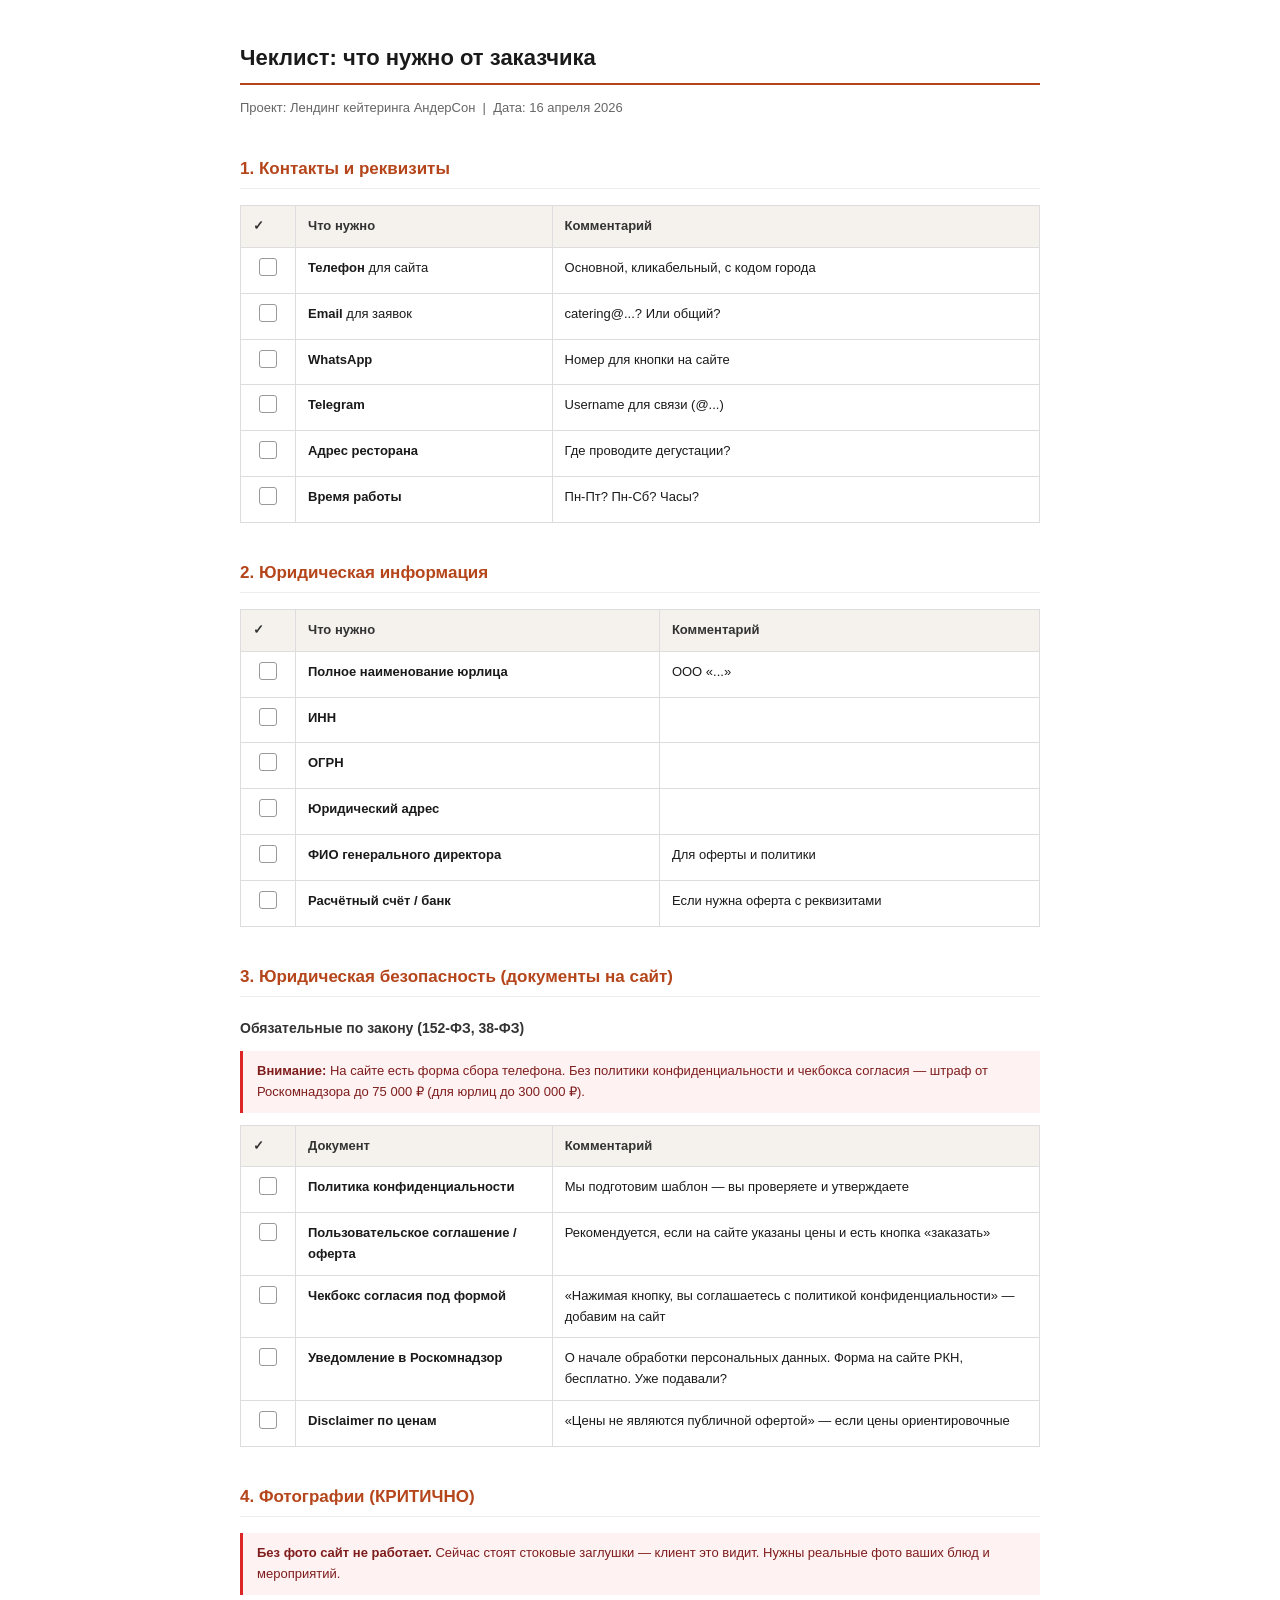
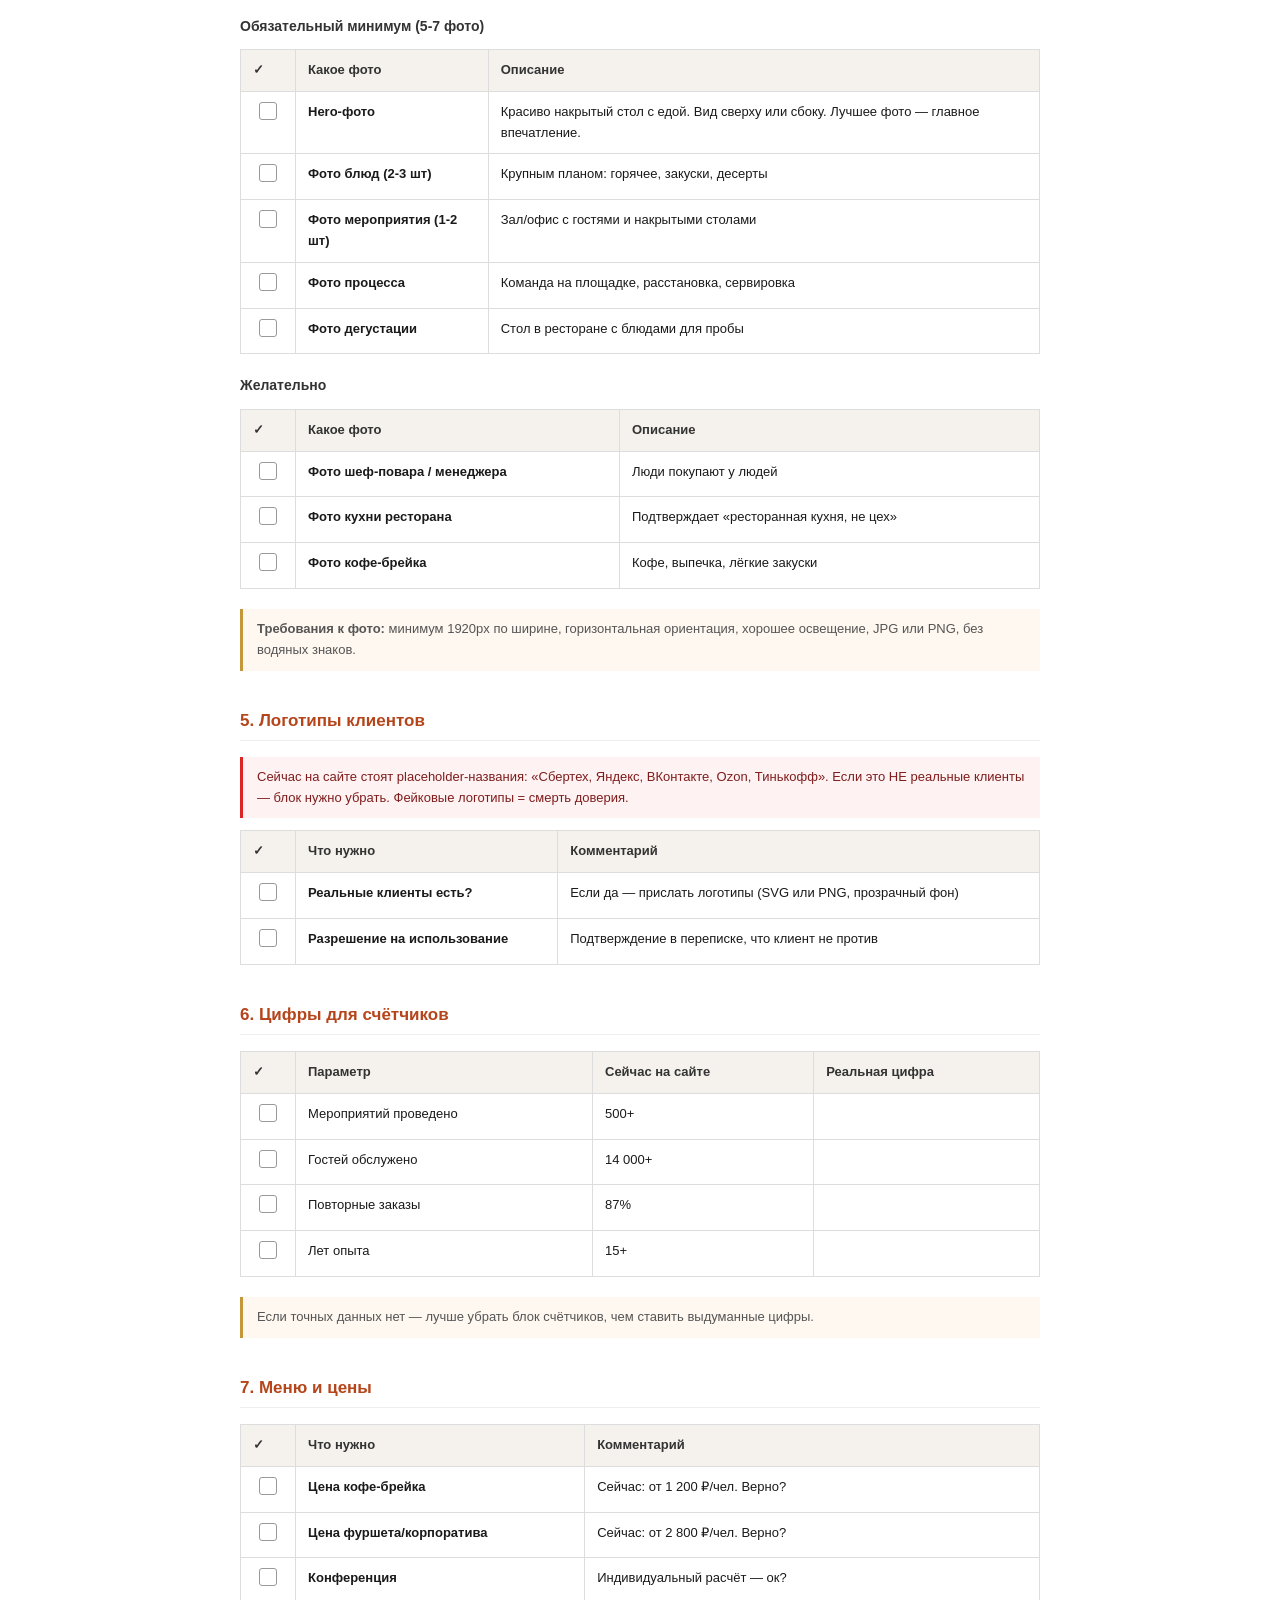
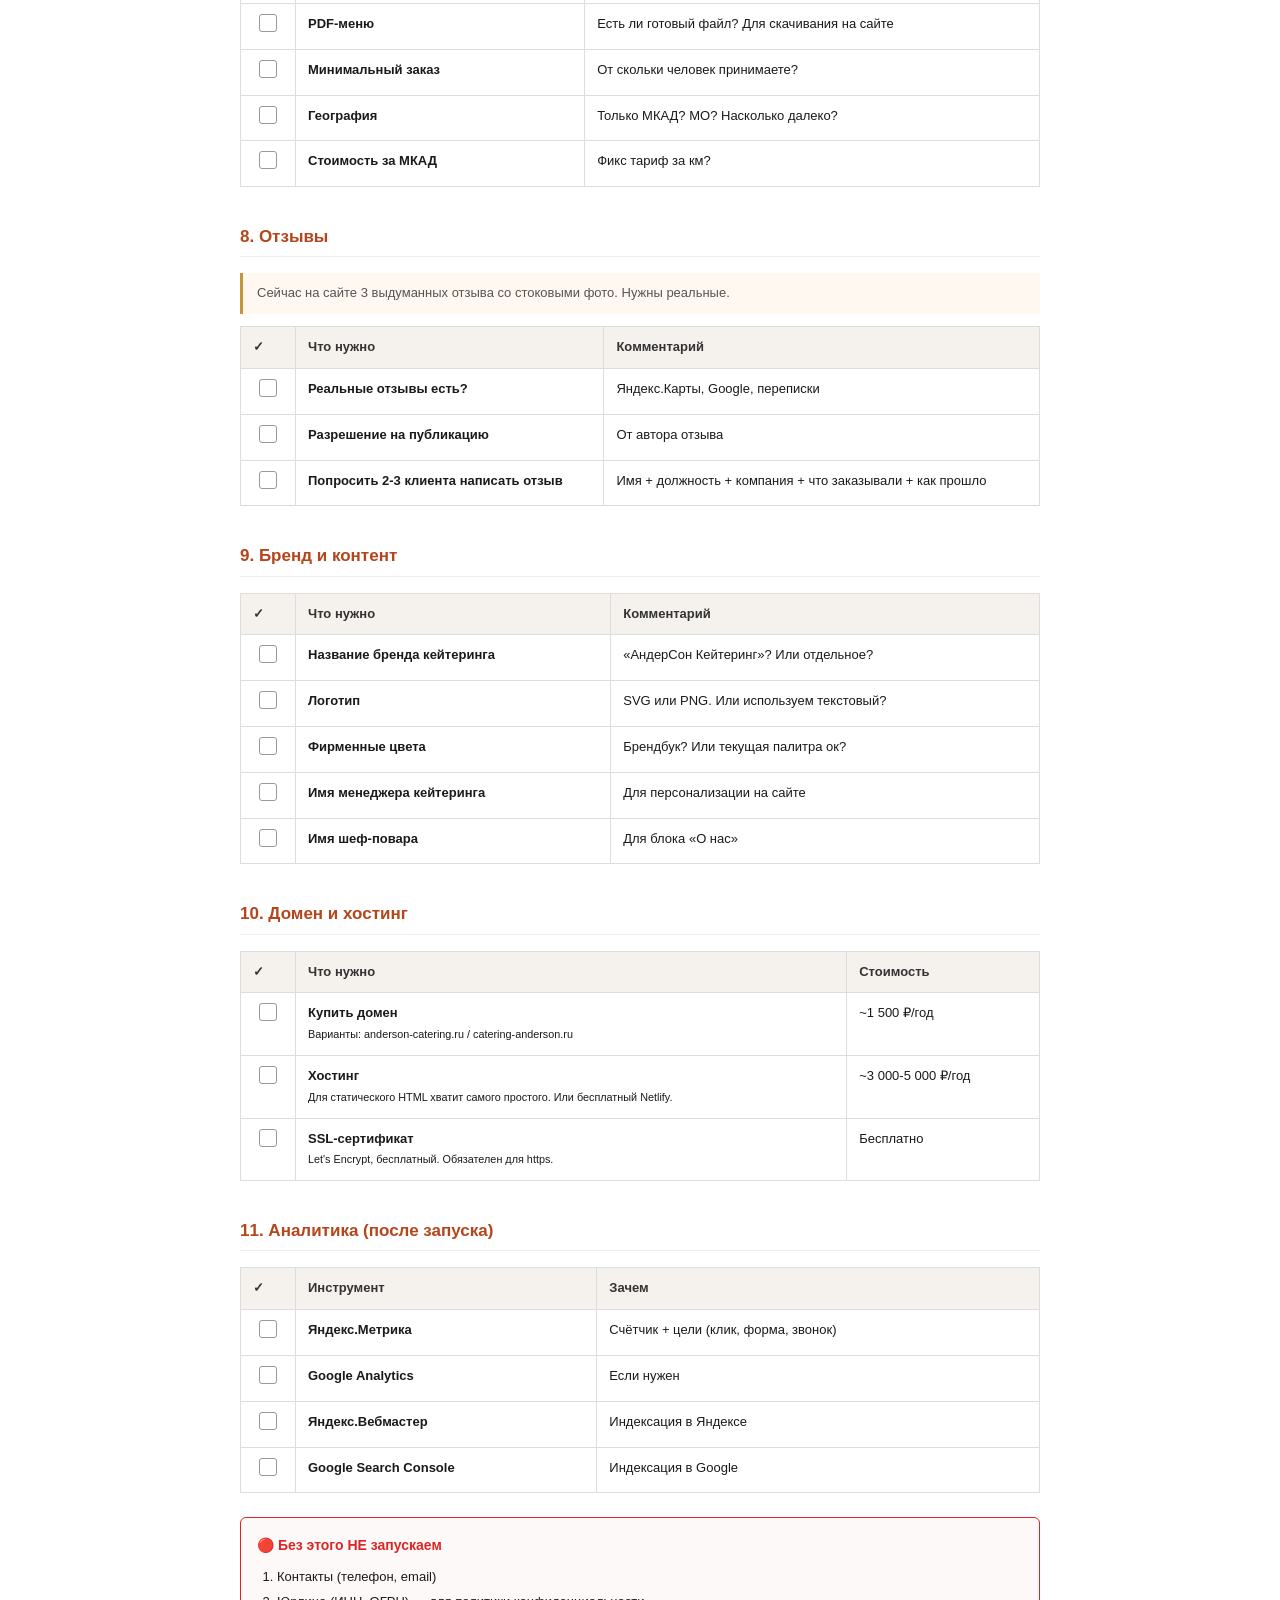
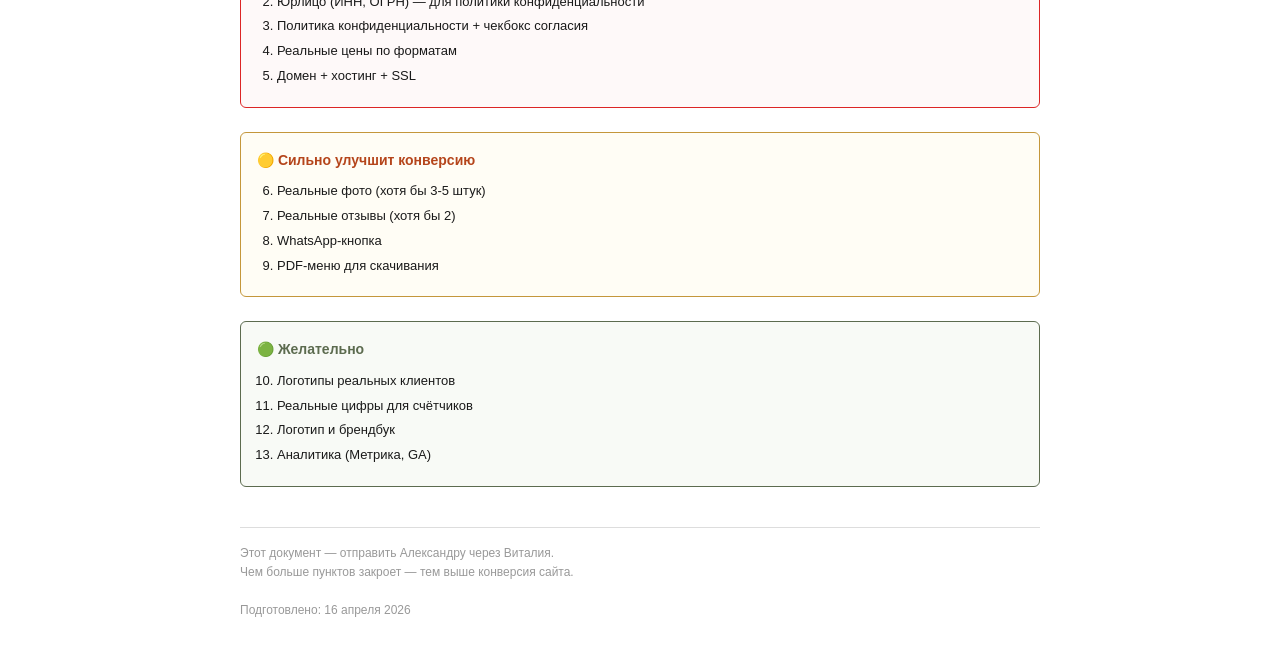
<file: checklist-client-gdoc.html>
<!DOCTYPE html>
<html>
<head>
<meta charset="UTF-8">
<title>Чеклист для заказчика — Кейтеринг АндерСон</title>
<style>
body{font-family:Arial,sans-serif;max-width:800px;margin:40px auto;padding:0 20px;color:#1a1a1a;line-height:1.6;font-size:14px}
h1{font-size:22px;border-bottom:2px solid #B5451B;padding-bottom:8px;margin-bottom:4px}
.subtitle{color:#666;font-size:13px;margin-bottom:32px}
h2{font-size:17px;color:#B5451B;margin-top:36px;margin-bottom:16px;border-bottom:1px solid #eee;padding-bottom:6px}
h3{font-size:14px;color:#333;margin-top:20px;margin-bottom:10px}
table{width:100%;border-collapse:collapse;margin:12px 0 20px}
th,td{border:1px solid #ddd;padding:10px 12px;text-align:left;vertical-align:top;font-size:13px}
th{background:#f5f2ed;font-weight:600;color:#333}
td:first-child{width:30px;text-align:center}
.check{width:16px;height:16px;border:1.5px solid #999;border-radius:3px;display:inline-block}
.section-note{background:#FFF8F0;border-left:3px solid #C4973B;padding:10px 14px;margin:12px 0;font-size:13px;color:#555}
.warn{background:#FEF2F2;border-left:3px solid #DC2626;padding:10px 14px;margin:12px 0;font-size:13px;color:#7F1D1D}
.priority-block{margin:24px 0;padding:16px;border:1px solid #ddd;border-radius:6px}
.priority-block h3{margin-top:0;color:#B5451B}
.priority-block ol{margin:0;padding-left:20px}
.priority-block li{margin:4px 0;font-size:13px}
.footer-note{margin-top:40px;padding-top:16px;border-top:1px solid #ddd;color:#999;font-size:12px}
</style>
</head>
<body>

<h1>Чеклист: что нужно от заказчика</h1>
<p class="subtitle">Проект: Лендинг кейтеринга АндерСон &nbsp;|&nbsp; Дата: 16 апреля 2026</p>

<!-- ===== 1 ===== -->
<h2>1. Контакты и реквизиты</h2>
<table>
<tr><th>✓</th><th>Что нужно</th><th>Комментарий</th></tr>
<tr><td><span class="check"></span></td><td><b>Телефон</b> для сайта</td><td>Основной, кликабельный, с кодом города</td></tr>
<tr><td><span class="check"></span></td><td><b>Email</b> для заявок</td><td>catering@...? Или общий?</td></tr>
<tr><td><span class="check"></span></td><td><b>WhatsApp</b></td><td>Номер для кнопки на сайте</td></tr>
<tr><td><span class="check"></span></td><td><b>Telegram</b></td><td>Username для связи (@...)</td></tr>
<tr><td><span class="check"></span></td><td><b>Адрес ресторана</b></td><td>Где проводите дегустации?</td></tr>
<tr><td><span class="check"></span></td><td><b>Время работы</b></td><td>Пн-Пт? Пн-Сб? Часы?</td></tr>
</table>

<!-- ===== 2 ===== -->
<h2>2. Юридическая информация</h2>
<table>
<tr><th>✓</th><th>Что нужно</th><th>Комментарий</th></tr>
<tr><td><span class="check"></span></td><td><b>Полное наименование юрлица</b></td><td>ООО «...»</td></tr>
<tr><td><span class="check"></span></td><td><b>ИНН</b></td><td></td></tr>
<tr><td><span class="check"></span></td><td><b>ОГРН</b></td><td></td></tr>
<tr><td><span class="check"></span></td><td><b>Юридический адрес</b></td><td></td></tr>
<tr><td><span class="check"></span></td><td><b>ФИО генерального директора</b></td><td>Для оферты и политики</td></tr>
<tr><td><span class="check"></span></td><td><b>Расчётный счёт / банк</b></td><td>Если нужна оферта с реквизитами</td></tr>
</table>

<!-- ===== 3 ===== -->
<h2>3. Юридическая безопасность (документы на сайт)</h2>

<h3>Обязательные по закону (152-ФЗ, 38-ФЗ)</h3>

<div class="warn">
<b>Внимание:</b> На сайте есть форма сбора телефона. Без политики конфиденциальности и чекбокса согласия — штраф от Роскомнадзора до 75 000 ₽ (для юрлиц до 300 000 ₽).
</div>

<table>
<tr><th>✓</th><th>Документ</th><th>Комментарий</th></tr>
<tr><td><span class="check"></span></td><td><b>Политика конфиденциальности</b></td><td>Мы подготовим шаблон — вы проверяете и утверждаете</td></tr>
<tr><td><span class="check"></span></td><td><b>Пользовательское соглашение / оферта</b></td><td>Рекомендуется, если на сайте указаны цены и есть кнопка «заказать»</td></tr>
<tr><td><span class="check"></span></td><td><b>Чекбокс согласия под формой</b></td><td>«Нажимая кнопку, вы соглашаетесь с политикой конфиденциальности» — добавим на сайт</td></tr>
<tr><td><span class="check"></span></td><td><b>Уведомление в Роскомнадзор</b></td><td>О начале обработки персональных данных. Форма на сайте РКН, бесплатно. Уже подавали?</td></tr>
<tr><td><span class="check"></span></td><td><b>Disclaimer по ценам</b></td><td>«Цены не являются публичной офертой» — если цены ориентировочные</td></tr>
</table>

<!-- ===== 4 ===== -->
<h2>4. Фотографии (КРИТИЧНО)</h2>

<div class="warn">
<b>Без фото сайт не работает.</b> Сейчас стоят стоковые заглушки — клиент это видит. Нужны реальные фото ваших блюд и мероприятий.
</div>

<h3>Обязательный минимум (5-7 фото)</h3>
<table>
<tr><th>✓</th><th>Какое фото</th><th>Описание</th></tr>
<tr><td><span class="check"></span></td><td><b>Hero-фото</b></td><td>Красиво накрытый стол с едой. Вид сверху или сбоку. Лучшее фото — главное впечатление.</td></tr>
<tr><td><span class="check"></span></td><td><b>Фото блюд (2-3 шт)</b></td><td>Крупным планом: горячее, закуски, десерты</td></tr>
<tr><td><span class="check"></span></td><td><b>Фото мероприятия (1-2 шт)</b></td><td>Зал/офис с гостями и накрытыми столами</td></tr>
<tr><td><span class="check"></span></td><td><b>Фото процесса</b></td><td>Команда на площадке, расстановка, сервировка</td></tr>
<tr><td><span class="check"></span></td><td><b>Фото дегустации</b></td><td>Стол в ресторане с блюдами для пробы</td></tr>
</table>

<h3>Желательно</h3>
<table>
<tr><th>✓</th><th>Какое фото</th><th>Описание</th></tr>
<tr><td><span class="check"></span></td><td><b>Фото шеф-повара / менеджера</b></td><td>Люди покупают у людей</td></tr>
<tr><td><span class="check"></span></td><td><b>Фото кухни ресторана</b></td><td>Подтверждает «ресторанная кухня, не цех»</td></tr>
<tr><td><span class="check"></span></td><td><b>Фото кофе-брейка</b></td><td>Кофе, выпечка, лёгкие закуски</td></tr>
</table>

<div class="section-note">
<b>Требования к фото:</b> минимум 1920px по ширине, горизонтальная ориентация, хорошее освещение, JPG или PNG, без водяных знаков.
</div>

<!-- ===== 5 ===== -->
<h2>5. Логотипы клиентов</h2>

<div class="warn">
Сейчас на сайте стоят placeholder-названия: «Сбертех, Яндекс, ВКонтакте, Ozon, Тинькофф». Если это НЕ реальные клиенты — блок нужно убрать. Фейковые логотипы = смерть доверия.
</div>

<table>
<tr><th>✓</th><th>Что нужно</th><th>Комментарий</th></tr>
<tr><td><span class="check"></span></td><td><b>Реальные клиенты есть?</b></td><td>Если да — прислать логотипы (SVG или PNG, прозрачный фон)</td></tr>
<tr><td><span class="check"></span></td><td><b>Разрешение на использование</b></td><td>Подтверждение в переписке, что клиент не против</td></tr>
</table>

<!-- ===== 6 ===== -->
<h2>6. Цифры для счётчиков</h2>
<table>
<tr><th>✓</th><th>Параметр</th><th>Сейчас на сайте</th><th>Реальная цифра</th></tr>
<tr><td><span class="check"></span></td><td>Мероприятий проведено</td><td>500+</td><td></td></tr>
<tr><td><span class="check"></span></td><td>Гостей обслужено</td><td>14 000+</td><td></td></tr>
<tr><td><span class="check"></span></td><td>Повторные заказы</td><td>87%</td><td></td></tr>
<tr><td><span class="check"></span></td><td>Лет опыта</td><td>15+</td><td></td></tr>
</table>

<div class="section-note">
Если точных данных нет — лучше убрать блок счётчиков, чем ставить выдуманные цифры.
</div>

<!-- ===== 7 ===== -->
<h2>7. Меню и цены</h2>
<table>
<tr><th>✓</th><th>Что нужно</th><th>Комментарий</th></tr>
<tr><td><span class="check"></span></td><td><b>Цена кофе-брейка</b></td><td>Сейчас: от 1 200 ₽/чел. Верно?</td></tr>
<tr><td><span class="check"></span></td><td><b>Цена фуршета/корпоратива</b></td><td>Сейчас: от 2 800 ₽/чел. Верно?</td></tr>
<tr><td><span class="check"></span></td><td><b>Конференция</b></td><td>Индивидуальный расчёт — ок?</td></tr>
<tr><td><span class="check"></span></td><td><b>PDF-меню</b></td><td>Есть ли готовый файл? Для скачивания на сайте</td></tr>
<tr><td><span class="check"></span></td><td><b>Минимальный заказ</b></td><td>От скольки человек принимаете?</td></tr>
<tr><td><span class="check"></span></td><td><b>География</b></td><td>Только МКАД? МО? Насколько далеко?</td></tr>
<tr><td><span class="check"></span></td><td><b>Стоимость за МКАД</b></td><td>Фикс тариф за км?</td></tr>
</table>

<!-- ===== 8 ===== -->
<h2>8. Отзывы</h2>

<div class="section-note">
Сейчас на сайте 3 выдуманных отзыва со стоковыми фото. Нужны реальные.
</div>

<table>
<tr><th>✓</th><th>Что нужно</th><th>Комментарий</th></tr>
<tr><td><span class="check"></span></td><td><b>Реальные отзывы есть?</b></td><td>Яндекс.Карты, Google, переписки</td></tr>
<tr><td><span class="check"></span></td><td><b>Разрешение на публикацию</b></td><td>От автора отзыва</td></tr>
<tr><td><span class="check"></span></td><td><b>Попросить 2-3 клиента написать отзыв</b></td><td>Имя + должность + компания + что заказывали + как прошло</td></tr>
</table>

<!-- ===== 9 ===== -->
<h2>9. Бренд и контент</h2>
<table>
<tr><th>✓</th><th>Что нужно</th><th>Комментарий</th></tr>
<tr><td><span class="check"></span></td><td><b>Название бренда кейтеринга</b></td><td>«АндерСон Кейтеринг»? Или отдельное?</td></tr>
<tr><td><span class="check"></span></td><td><b>Логотип</b></td><td>SVG или PNG. Или используем текстовый?</td></tr>
<tr><td><span class="check"></span></td><td><b>Фирменные цвета</b></td><td>Брендбук? Или текущая палитра ок?</td></tr>
<tr><td><span class="check"></span></td><td><b>Имя менеджера кейтеринга</b></td><td>Для персонализации на сайте</td></tr>
<tr><td><span class="check"></span></td><td><b>Имя шеф-повара</b></td><td>Для блока «О нас»</td></tr>
</table>

<!-- ===== 10 ===== -->
<h2>10. Домен и хостинг</h2>
<table>
<tr><th>✓</th><th>Что нужно</th><th>Стоимость</th></tr>
<tr><td><span class="check"></span></td><td><b>Купить домен</b><br><small>Варианты: anderson-catering.ru / catering-anderson.ru</small></td><td>~1 500 ₽/год</td></tr>
<tr><td><span class="check"></span></td><td><b>Хостинг</b><br><small>Для статического HTML хватит самого простого. Или бесплатный Netlify.</small></td><td>~3 000-5 000 ₽/год</td></tr>
<tr><td><span class="check"></span></td><td><b>SSL-сертификат</b><br><small>Let's Encrypt, бесплатный. Обязателен для https.</small></td><td>Бесплатно</td></tr>
</table>

<!-- ===== 11 ===== -->
<h2>11. Аналитика (после запуска)</h2>
<table>
<tr><th>✓</th><th>Инструмент</th><th>Зачем</th></tr>
<tr><td><span class="check"></span></td><td><b>Яндекс.Метрика</b></td><td>Счётчик + цели (клик, форма, звонок)</td></tr>
<tr><td><span class="check"></span></td><td><b>Google Analytics</b></td><td>Если нужен</td></tr>
<tr><td><span class="check"></span></td><td><b>Яндекс.Вебмастер</b></td><td>Индексация в Яндексе</td></tr>
<tr><td><span class="check"></span></td><td><b>Google Search Console</b></td><td>Индексация в Google</td></tr>
</table>

<!-- ===== ПРИОРИТЕТЫ ===== -->
<div class="priority-block" style="border-color:#DC2626;background:#FEF9F9">
<h3 style="color:#DC2626">🔴 Без этого НЕ запускаем</h3>
<ol>
<li>Контакты (телефон, email)</li>
<li>Юрлицо (ИНН, ОГРН) — для политики конфиденциальности</li>
<li>Политика конфиденциальности + чекбокс согласия</li>
<li>Реальные цены по форматам</li>
<li>Домен + хостинг + SSL</li>
</ol>
</div>

<div class="priority-block" style="border-color:#C4973B;background:#FFFDF5">
<h3 style="color:#B5451B">🟡 Сильно улучшит конверсию</h3>
<ol start="6">
<li>Реальные фото (хотя бы 3-5 штук)</li>
<li>Реальные отзывы (хотя бы 2)</li>
<li>WhatsApp-кнопка</li>
<li>PDF-меню для скачивания</li>
</ol>
</div>

<div class="priority-block" style="border-color:#5C6B4F;background:#F8FAF6">
<h3 style="color:#5C6B4F">🟢 Желательно</h3>
<ol start="10">
<li>Логотипы реальных клиентов</li>
<li>Реальные цифры для счётчиков</li>
<li>Логотип и брендбук</li>
<li>Аналитика (Метрика, GA)</li>
</ol>
</div>

<p class="footer-note">
Этот документ — отправить Александру через Виталия.<br>
Чем больше пунктов закроет — тем выше конверсия сайта.<br><br>
Подготовлено: 16 апреля 2026
</p>

</body>
</html>
</file>
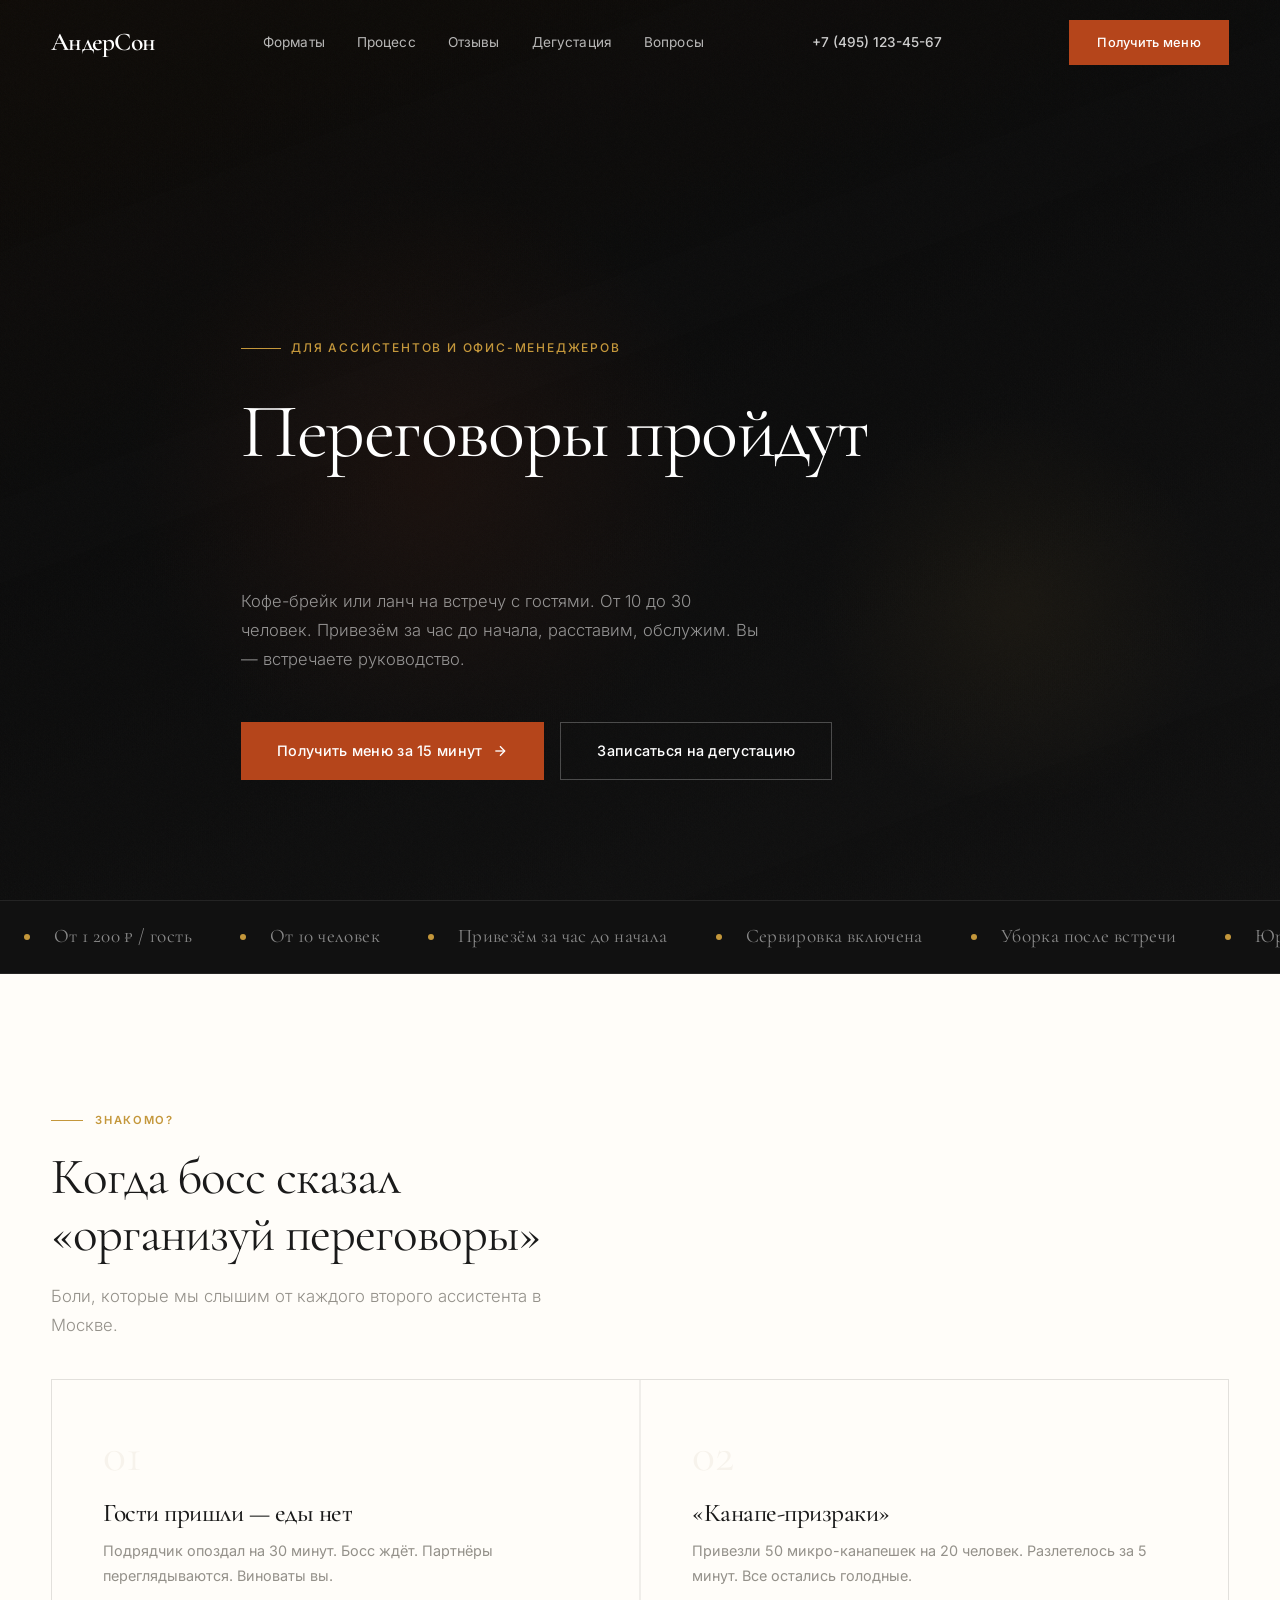
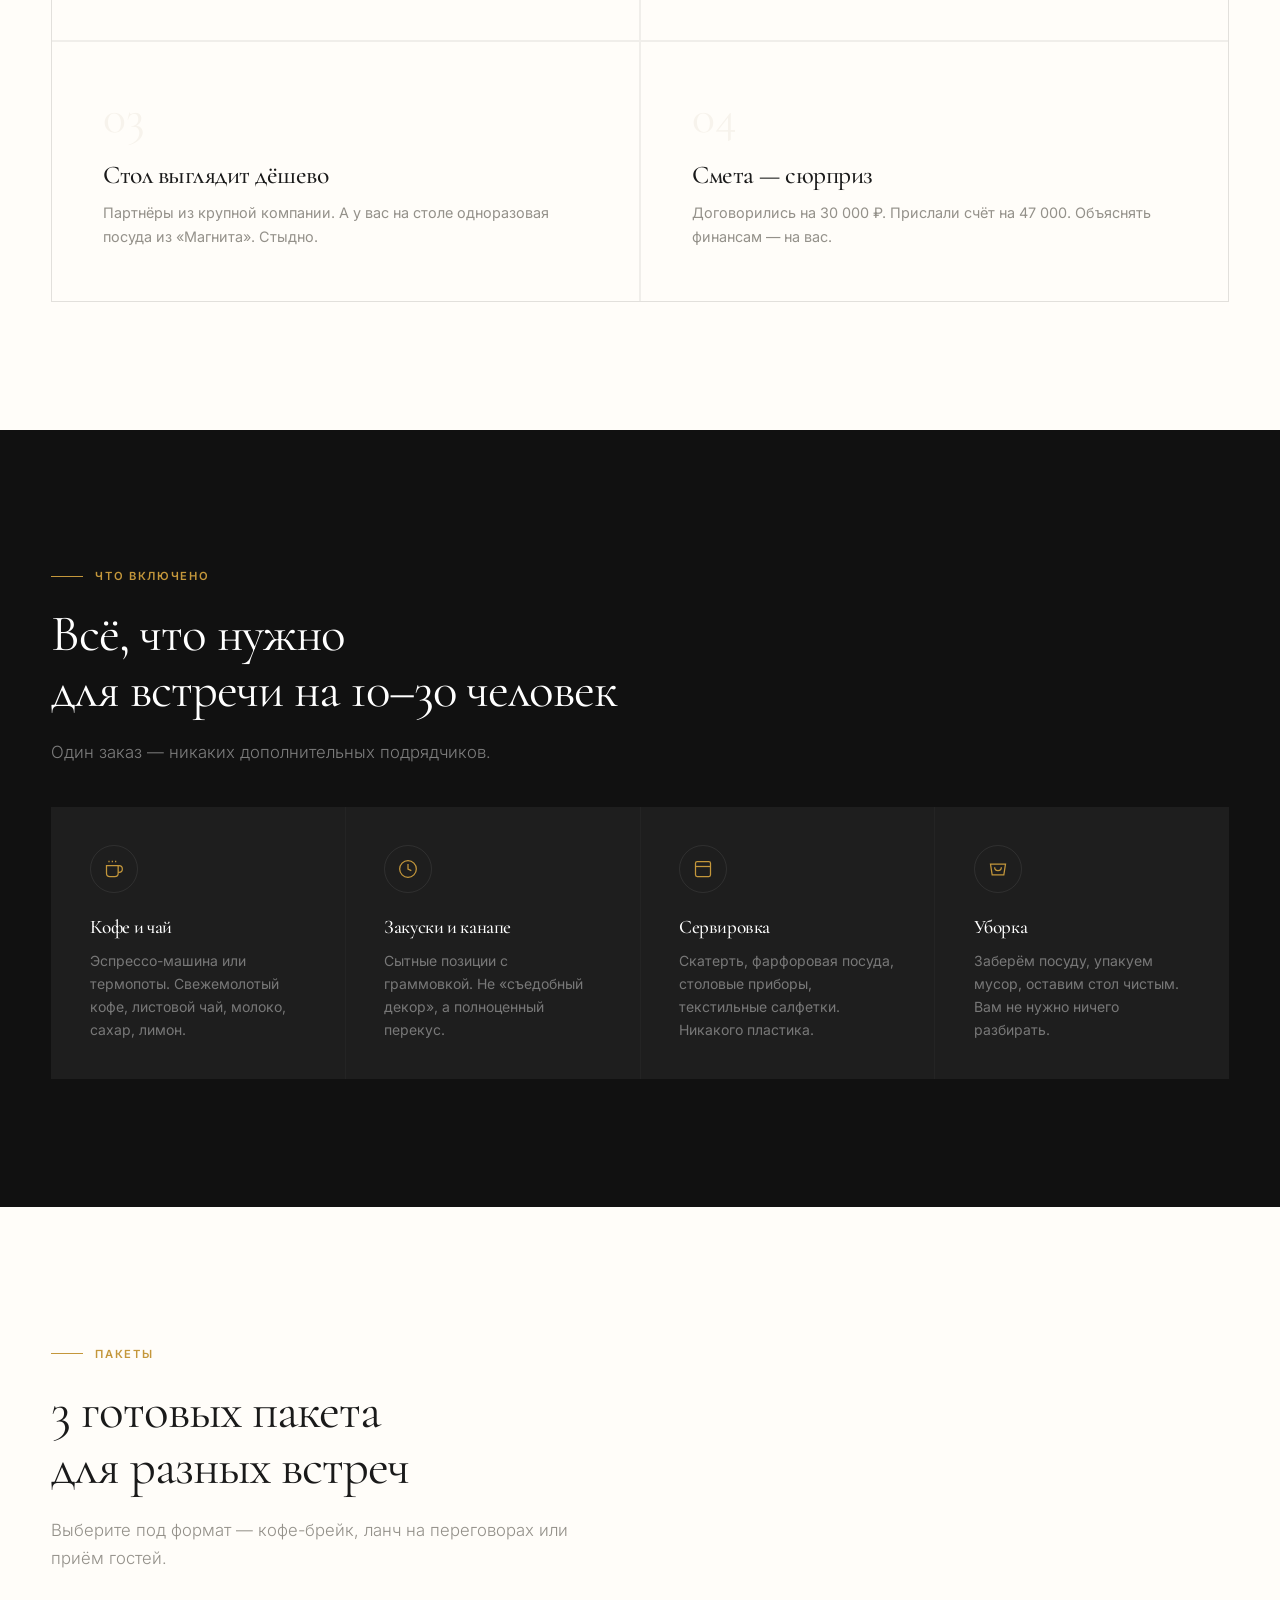
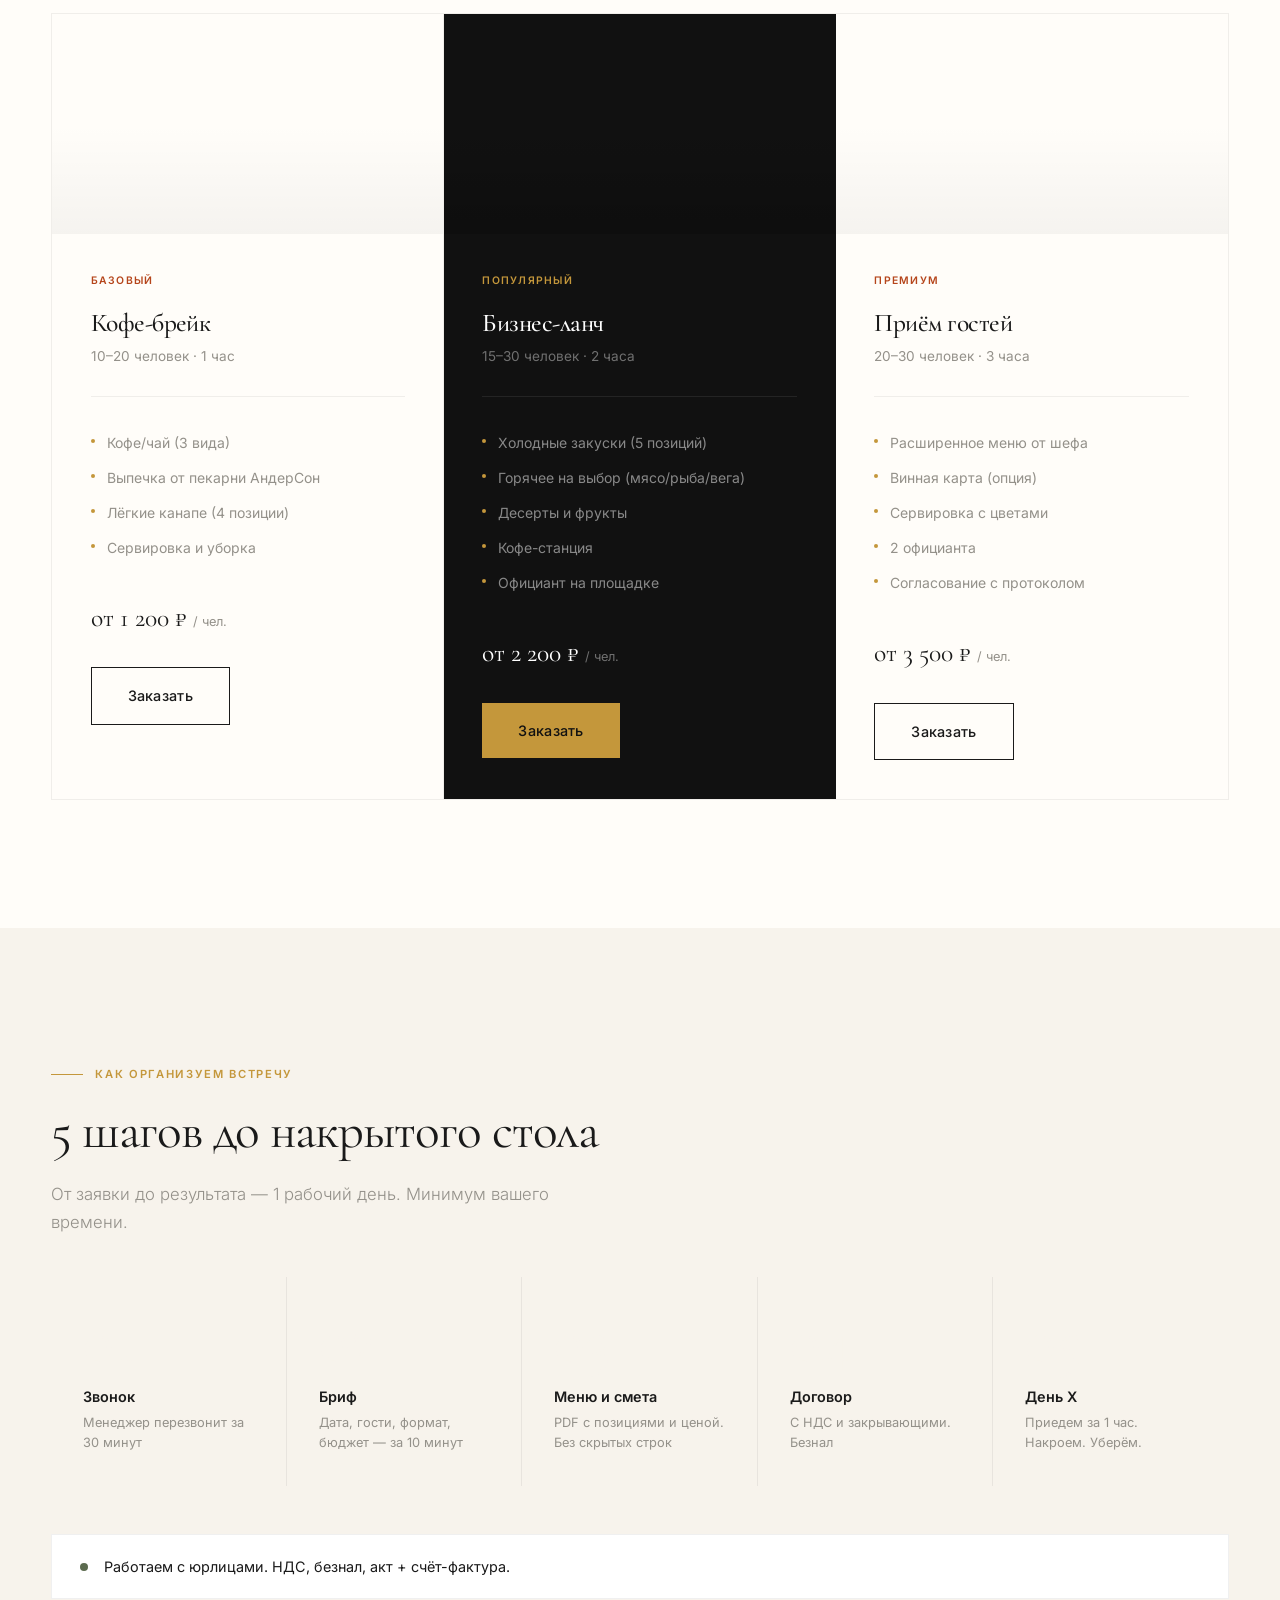
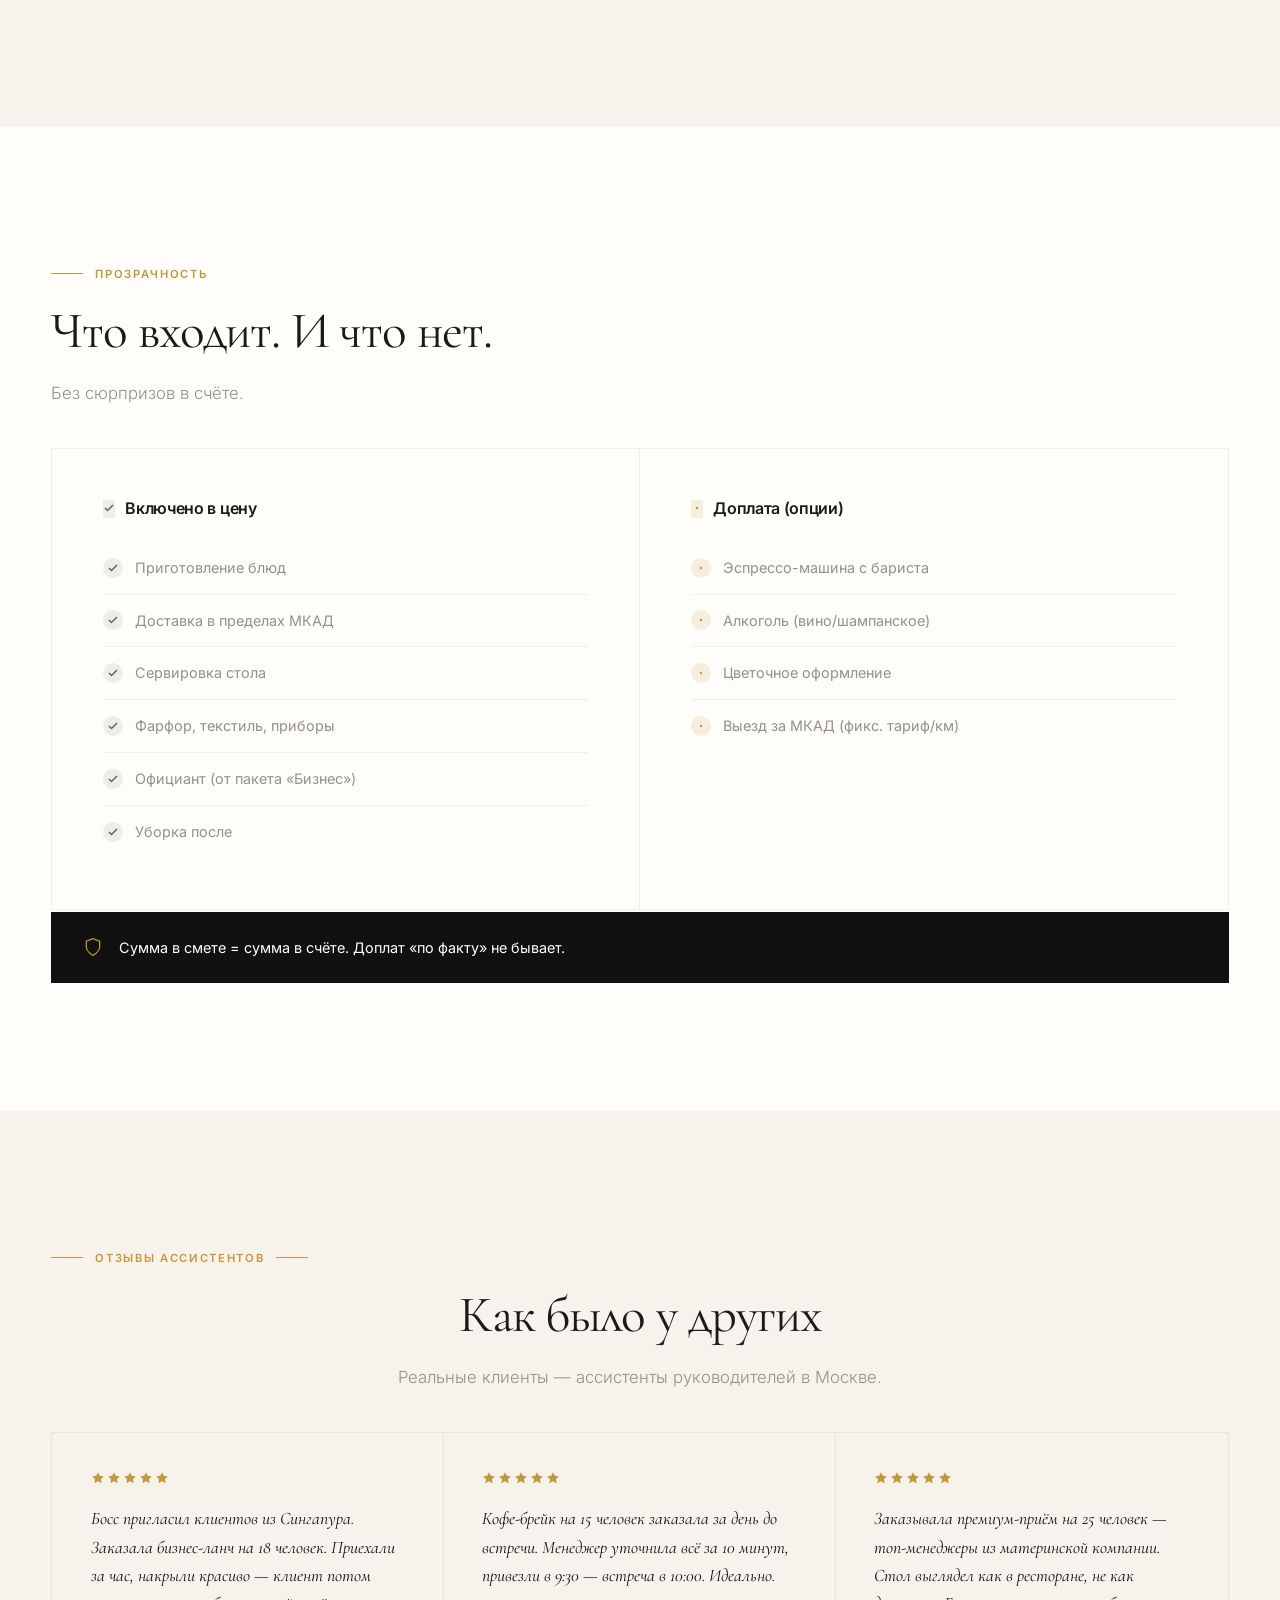
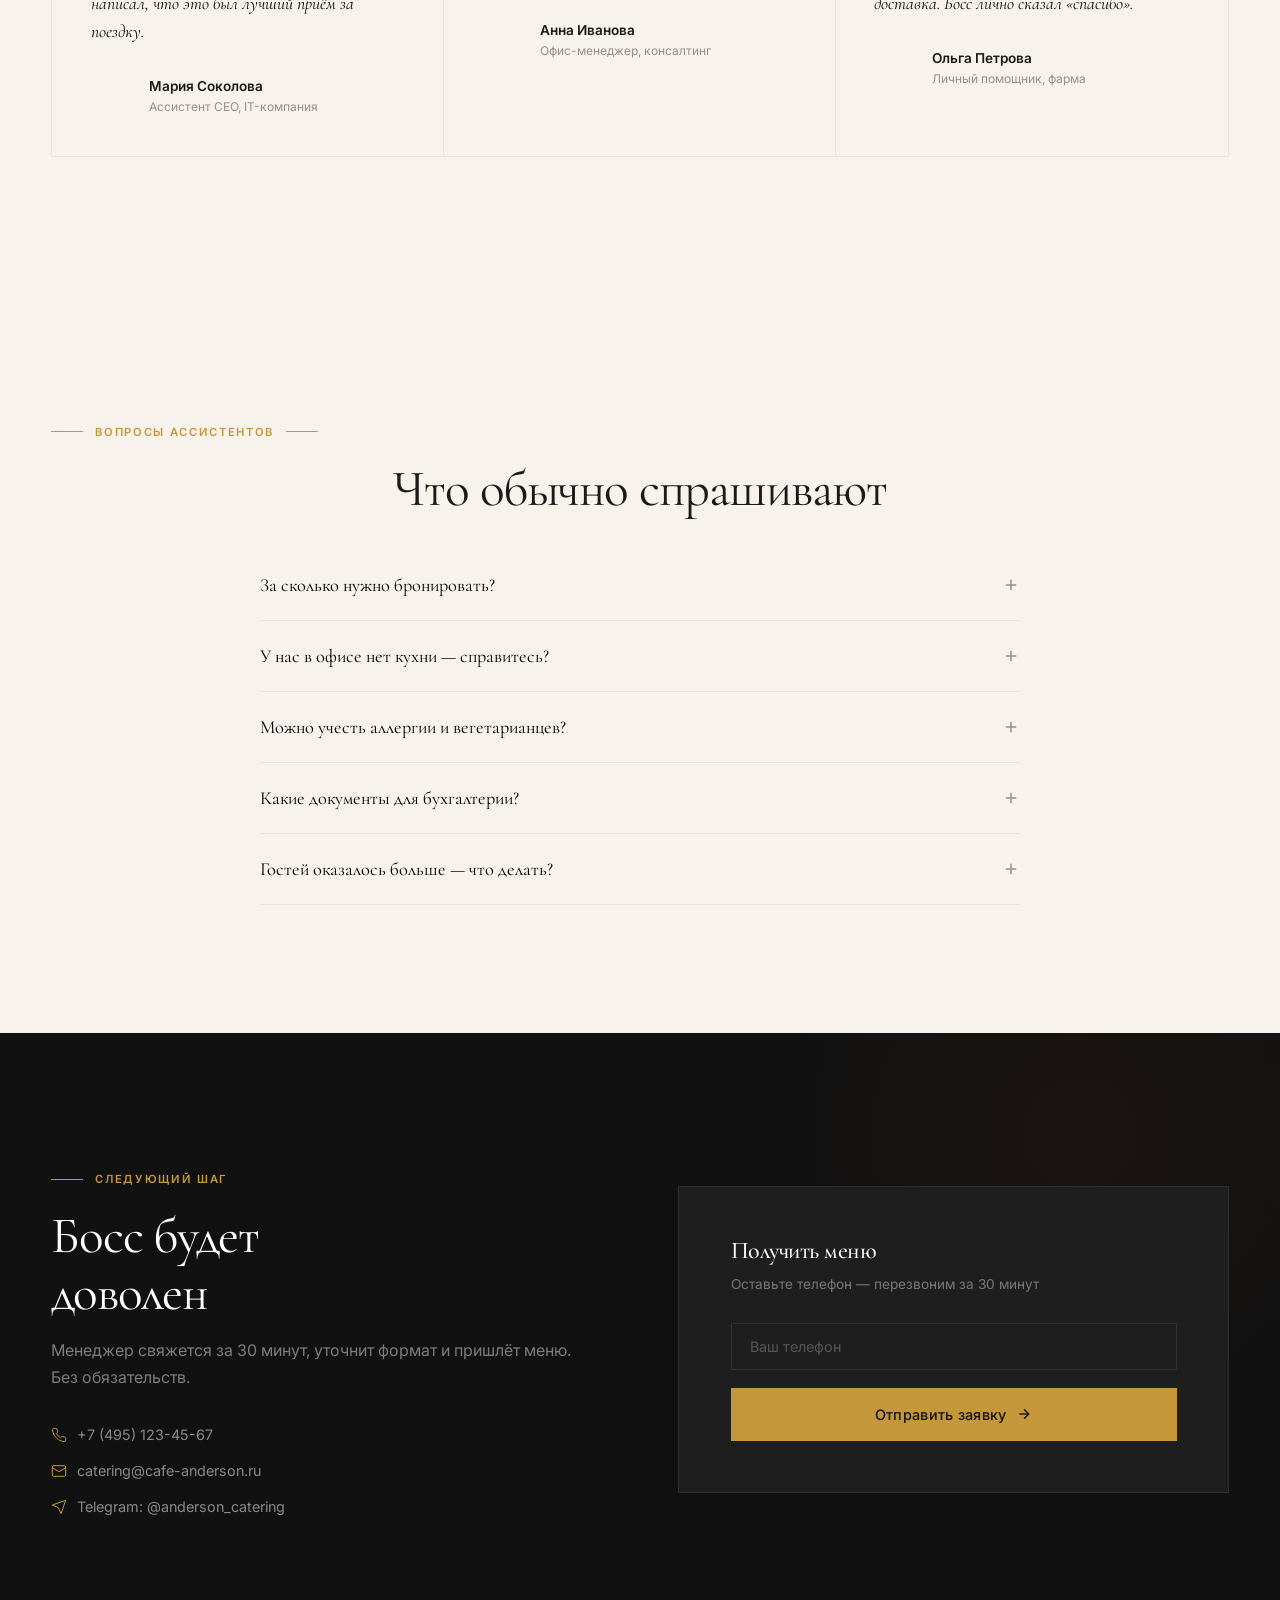
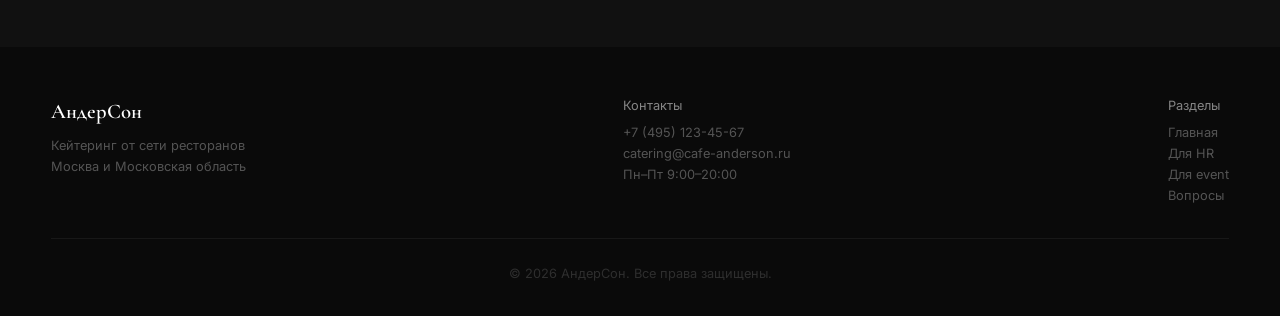
<file: dlya-assistentov.html>
<!DOCTYPE html>
<html lang="ru">
<head>
<meta charset="UTF-8">
<meta name="viewport" content="width=device-width, initial-scale=1.0">
<title>Кейтеринг для переговоров и встреч — АндерСон</title>
<meta name="description" content="Кофе-брейки и кейтеринг на переговоры в офис. Москва. От 10 до 30 человек. Привезём вовремя, без суеты, с понятной сметой.">
<link rel="preconnect" href="https://fonts.googleapis.com">
<link rel="preconnect" href="https://fonts.gstatic.com" crossorigin>
<link href="https://fonts.googleapis.com/css2?family=Cormorant+Garamond:ital,wght@0,400;0,500;0,600;0,700;1,400;1,500&family=Inter:wght@300;400;500;600;700&display=swap" rel="stylesheet">
<link rel="stylesheet" href="styles.css">
</head>
<body>

<div class="scroll-progress" id="scrollProg"></div>

<!-- HEADER -->
<header class="hdr" id="hdr">
  <div class="wrap">
    <a href="index.html" class="hdr-logo">АндерСон</a>
    <nav class="hdr-nav">
      <a href="index.html#formats">Форматы</a>
      <a href="index.html#process">Процесс</a>
      <a href="index.html#reviews">Отзывы</a>
      <a href="index.html#degustation">Дегустация</a>
      <a href="index.html#faq">Вопросы</a>
    </nav>
    <a href="tel:+74951234567" class="hdr-phone">+7 (495) 123-45-67</a>
    <div class="hdr-cta"><a href="#cta" class="btn btn-fill">Получить меню</a></div>
    <button class="hdr-burger" id="burger" aria-label="Меню"><span></span><span></span><span></span></button>
  </div>
</header>

<nav class="mnav" id="mnav">
  <a href="index.html" class="mnav-link">Главная</a>
  <a href="index.html#formats" class="mnav-link">Форматы</a>
  <a href="index.html#process" class="mnav-link">Процесс</a>
  <a href="index.html#reviews" class="mnav-link">Отзывы</a>
  <a href="#cta" class="mnav-link">Заявка</a>
  <a href="tel:+74951234567" class="mnav-phone mnav-link">+7 (495) 123-45-67</a>
</nav>

<!-- HERO -->
<section class="hero" id="hero">
  <div class="hero-bg parallax-bg" data-speed="0.3" style="background:url('https://images.unsplash.com/photo-1414235077428-338989a2e8c0?w=1920&q=80&fit=crop') center/cover no-repeat"></div>
  <div class="hero-grain"></div>
  <div class="hero-glow"></div>
  <div class="hero-glow2"></div>
  <div class="wrap">
    <div class="hero-label"><span class="line"></span><span>Для ассистентов и офис-менеджеров</span></div>
    <h1>Переговоры пройдут <em class="grad-text">идеально</em></h1>
    <p class="hero-lead">Кофе-брейк или ланч на встречу с гостями. От 10 до 30 человек. Привезём за час до начала, расставим, обслужим. Вы — встречаете руководство.</p>
    <div class="hero-actions">
      <a href="#cta" class="btn btn-fill">Получить меню за 15 минут <svg width="16" height="16" viewBox="0 0 24 24" fill="none" stroke="currentColor" stroke-width="2"><path d="M5 12h14"/><path d="m12 5 7 7-7 7"/></svg></a>
      <a href="index.html#degustation" class="btn btn-inv">Записаться на дегустацию</a>
    </div>
  </div>
</section>

<!-- MARQUEE STRIP -->
<div class="marquee-strip">
  <div class="marquee-track">
    <div class="marquee-item"><span class="dot"></span><span>От 1 200 ₽ / гость</span></div>
    <div class="marquee-item"><span class="dot"></span><span>От 10 человек</span></div>
    <div class="marquee-item"><span class="dot"></span><span>Привезём за час до начала</span></div>
    <div class="marquee-item"><span class="dot"></span><span>Сервировка включена</span></div>
    <div class="marquee-item"><span class="dot"></span><span>Уборка после встречи</span></div>
    <div class="marquee-item"><span class="dot"></span><span>Юрлица · НДС · Безнал</span></div>
    <!-- дубль -->
    <div class="marquee-item"><span class="dot"></span><span>От 1 200 ₽ / гость</span></div>
    <div class="marquee-item"><span class="dot"></span><span>От 10 человек</span></div>
    <div class="marquee-item"><span class="dot"></span><span>Привезём за час до начала</span></div>
    <div class="marquee-item"><span class="dot"></span><span>Сервировка включена</span></div>
    <div class="marquee-item"><span class="dot"></span><span>Уборка после встречи</span></div>
    <div class="marquee-item"><span class="dot"></span><span>Юрлица · НДС · Безнал</span></div>
  </div>
</div>

<!-- PAIN -->
<section class="sec pain">
  <div class="wrap">
    <div class="sec-label rv"><span class="line"></span><span>Знакомо?</span></div>
    <h2 class="rv">Когда босс сказал<br>«организуй переговоры»</h2>
    <p class="sec-sub rv">Боли, которые мы слышим от каждого второго ассистента в Москве.</p>
    <div class="pain-grid">
      <div class="pain-card rv">
        <div class="pain-num">01</div>
        <h3>Гости пришли — еды нет</h3>
        <p>Подрядчик опоздал на 30 минут. Босс ждёт. Партнёры переглядываются. Виноваты вы.</p>
      </div>
      <div class="pain-card rv rv-d1">
        <div class="pain-num">02</div>
        <h3>«Канапе-призраки»</h3>
        <p>Привезли 50 микро-канапешек на 20 человек. Разлетелось за 5 минут. Все остались голодные.</p>
      </div>
      <div class="pain-card rv rv-d2">
        <div class="pain-num">03</div>
        <h3>Стол выглядит дёшево</h3>
        <p>Партнёры из крупной компании. А у вас на столе одноразовая посуда из «Магнита». Стыдно.</p>
      </div>
      <div class="pain-card rv rv-d3">
        <div class="pain-num">04</div>
        <h3>Смета — сюрприз</h3>
        <p>Договорились на 30 000 ₽. Прислали счёт на 47 000. Объяснять финансам — на вас.</p>
      </div>
    </div>
  </div>
</section>

<!-- WHATS INCLUDED -->
<section class="sec approach">
  <div class="wrap">
    <div class="sec-label rv"><span class="line"></span><span>Что включено</span></div>
    <h2 class="rv" style="color:#fff">Всё, что нужно<br>для встречи на 10–30 человек</h2>
    <p class="sec-sub rv">Один заказ — никаких дополнительных подрядчиков.</p>
    <div class="approach-grid">
      <div class="approach-card rv">
        <div class="ico"><svg width="20" height="20" viewBox="0 0 24 24" fill="none" stroke="currentColor" stroke-width="1.5"><path d="M17 8h1a4 4 0 1 1 0 8h-1"/><path d="M3 8h14v9a4 4 0 0 1-4 4H7a4 4 0 0 1-4-4Z"/><line x1="6" y1="2" x2="6" y2="4"/><line x1="10" y1="2" x2="10" y2="4"/><line x1="14" y1="2" x2="14" y2="4"/></svg></div>
        <h3>Кофе и чай</h3>
        <p>Эспрессо-машина или термопоты. Свежемолотый кофе, листовой чай, молоко, сахар, лимон.</p>
      </div>
      <div class="approach-card rv rv-d1">
        <div class="ico"><svg width="20" height="20" viewBox="0 0 24 24" fill="none" stroke="currentColor" stroke-width="1.5"><circle cx="12" cy="12" r="10"/><path d="M12 6v6l4 2"/></svg></div>
        <h3>Закуски и канапе</h3>
        <p>Сытные позиции с граммовкой. Не «съедобный декор», а полноценный перекус.</p>
      </div>
      <div class="approach-card rv rv-d2">
        <div class="ico"><svg width="20" height="20" viewBox="0 0 24 24" fill="none" stroke="currentColor" stroke-width="1.5"><rect x="3" y="3" width="18" height="18" rx="2"/><path d="M3 9h18"/></svg></div>
        <h3>Сервировка</h3>
        <p>Скатерть, фарфоровая посуда, столовые приборы, текстильные салфетки. Никакого пластика.</p>
      </div>
      <div class="approach-card rv rv-d3">
        <div class="ico"><svg width="20" height="20" viewBox="0 0 24 24" fill="none" stroke="currentColor" stroke-width="1.5"><path d="M3 6h18l-2 13H5L3 6z"/><path d="M16 10a4 4 0 0 1-8 0"/></svg></div>
        <h3>Уборка</h3>
        <p>Заберём посуду, упакуем мусор, оставим стол чистым. Вам не нужно ничего разбирать.</p>
      </div>
    </div>
  </div>
</section>

<!-- PRICING -->
<section class="sec formats">
  <div class="wrap">
    <div class="sec-label rv"><span class="line"></span><span>Пакеты</span></div>
    <h2 class="rv">3 готовых пакета<br>для разных встреч</h2>
    <p class="sec-sub rv">Выберите под формат — кофе-брейк, ланч на переговорах или приём гостей.</p>
    <div class="fmt-grid">
      <div class="fmt-card rv tilt-card">
        <div class="fmt-img" style="background-image:url('https://images.unsplash.com/photo-1495474472287-4d71bcdd2085?w=600&q=80&fit=crop')"></div>
        <div class="fmt-body">
        <div class="fmt-badge">Базовый</div>
        <h3>Кофе-брейк</h3>
        <p class="fmt-meta">10–20 человек · 1 час</p>
        <ul class="fmt-list">
          <li>Кофе/чай (3 вида)</li>
          <li>Выпечка от пекарни АндерСон</li>
          <li>Лёгкие канапе (4 позиции)</li>
          <li>Сервировка и уборка</li>
        </ul>
        <div class="fmt-price">от 1 200 ₽ <small>/ чел.</small></div>
        <a href="#cta" class="btn btn-outline">Заказать</a>
        </div>
      </div>
      <div class="fmt-card featured rv rv-d1 tilt-card">
        <div class="fmt-img" style="background-image:url('https://images.unsplash.com/photo-1414235077428-338989a2e8c0?w=600&q=80&fit=crop')"></div>
        <div class="fmt-body">
        <div class="fmt-badge">Популярный</div>
        <h3>Бизнес-ланч</h3>
        <p class="fmt-meta">15–30 человек · 2 часа</p>
        <ul class="fmt-list">
          <li>Холодные закуски (5 позиций)</li>
          <li>Горячее на выбор (мясо/рыба/вега)</li>
          <li>Десерты и фрукты</li>
          <li>Кофе-станция</li>
          <li>Официант на площадке</li>
        </ul>
        <div class="fmt-price">от 2 200 ₽ <small>/ чел.</small></div>
        <a href="#cta" class="btn btn-fill">Заказать</a>
        </div>
      </div>
      <div class="fmt-card rv rv-d2 tilt-card">
        <div class="fmt-img" style="background-image:url('https://images.unsplash.com/photo-1567337710282-00832b415979?w=600&q=80&fit=crop')"></div>
        <div class="fmt-body">
        <div class="fmt-badge">Премиум</div>
        <h3>Приём гостей</h3>
        <p class="fmt-meta">20–30 человек · 3 часа</p>
        <ul class="fmt-list">
          <li>Расширенное меню от шефа</li>
          <li>Винная карта (опция)</li>
          <li>Сервировка с цветами</li>
          <li>2 официанта</li>
          <li>Согласование с протоколом</li>
        </ul>
        <div class="fmt-price">от 3 500 ₽ <small>/ чел.</small></div>
        <a href="#cta" class="btn btn-outline">Заказать</a>
        </div>
      </div>
    </div>
  </div>
</section>

<!-- PROCESS -->
<section class="sec process">
  <div class="wrap">
    <div class="sec-label rv"><span class="line"></span><span>Как организуем встречу</span></div>
    <h2 class="rv">5 шагов до накрытого стола</h2>
    <p class="sec-sub rv">От заявки до результата — 1 рабочий день. Минимум вашего времени.</p>
    <div class="proc-grid">
      <div class="proc-step rv"><div class="num">01</div><div><h4>Звонок</h4><p>Менеджер перезвонит за 30 минут</p></div></div>
      <div class="proc-step rv rv-d1"><div class="num">02</div><div><h4>Бриф</h4><p>Дата, гости, формат, бюджет — за 10 минут</p></div></div>
      <div class="proc-step rv rv-d2"><div class="num">03</div><div><h4>Меню и смета</h4><p>PDF с позициями и ценой. Без скрытых строк</p></div></div>
      <div class="proc-step rv rv-d3"><div class="num">04</div><div><h4>Договор</h4><p>С НДС и закрывающими. Безнал</p></div></div>
      <div class="proc-step rv rv-d4"><div class="num">05</div><div><h4>День X</h4><p>Приедем за 1 час. Накроем. Уберём.</p></div></div>
    </div>
    <div class="proc-note rv">
      <span class="dot"></span>
      Работаем с юрлицами. НДС, безнал, акт + счёт-фактура.
    </div>
  </div>
</section>

<!-- TRANSPARENCY -->
<section class="sec transp">
  <div class="wrap">
    <div class="sec-label rv"><span class="line"></span><span>Прозрачность</span></div>
    <h2 class="rv">Что входит. И что нет.</h2>
    <p class="sec-sub rv">Без сюрпризов в счёте.</p>
    <div class="transp-grid rv-scale">
      <div class="transp-col">
        <h3><span class="ck ck-yes"><svg width="12" height="12" viewBox="0 0 24 24" fill="none" stroke="currentColor" stroke-width="3"><polyline points="20 6 9 17 4 12"/></svg></span>Включено в цену</h3>
        <ul>
          <li><span class="ck ck-yes"><svg width="12" height="12" viewBox="0 0 24 24" fill="none" stroke="currentColor" stroke-width="3"><polyline points="20 6 9 17 4 12"/></svg></span>Приготовление блюд</li>
          <li><span class="ck ck-yes"><svg width="12" height="12" viewBox="0 0 24 24" fill="none" stroke="currentColor" stroke-width="3"><polyline points="20 6 9 17 4 12"/></svg></span>Доставка в пределах МКАД</li>
          <li><span class="ck ck-yes"><svg width="12" height="12" viewBox="0 0 24 24" fill="none" stroke="currentColor" stroke-width="3"><polyline points="20 6 9 17 4 12"/></svg></span>Сервировка стола</li>
          <li><span class="ck ck-yes"><svg width="12" height="12" viewBox="0 0 24 24" fill="none" stroke="currentColor" stroke-width="3"><polyline points="20 6 9 17 4 12"/></svg></span>Фарфор, текстиль, приборы</li>
          <li><span class="ck ck-yes"><svg width="12" height="12" viewBox="0 0 24 24" fill="none" stroke="currentColor" stroke-width="3"><polyline points="20 6 9 17 4 12"/></svg></span>Официант (от пакета «Бизнес»)</li>
          <li><span class="ck ck-yes"><svg width="12" height="12" viewBox="0 0 24 24" fill="none" stroke="currentColor" stroke-width="3"><polyline points="20 6 9 17 4 12"/></svg></span>Уборка после</li>
        </ul>
      </div>
      <div class="transp-col">
        <h3><span class="ck ck-opt"><svg width="12" height="12" viewBox="0 0 24 24" fill="none" stroke="currentColor" stroke-width="3"><circle cx="12" cy="12" r="1"/></svg></span>Доплата (опции)</h3>
        <ul>
          <li><span class="ck ck-opt"><svg width="12" height="12" viewBox="0 0 24 24" fill="none" stroke="currentColor" stroke-width="3"><circle cx="12" cy="12" r="1"/></svg></span>Эспрессо-машина с бариста</li>
          <li><span class="ck ck-opt"><svg width="12" height="12" viewBox="0 0 24 24" fill="none" stroke="currentColor" stroke-width="3"><circle cx="12" cy="12" r="1"/></svg></span>Алкоголь (вино/шампанское)</li>
          <li><span class="ck ck-opt"><svg width="12" height="12" viewBox="0 0 24 24" fill="none" stroke="currentColor" stroke-width="3"><circle cx="12" cy="12" r="1"/></svg></span>Цветочное оформление</li>
          <li><span class="ck ck-opt"><svg width="12" height="12" viewBox="0 0 24 24" fill="none" stroke="currentColor" stroke-width="3"><circle cx="12" cy="12" r="1"/></svg></span>Выезд за МКАД (фикс. тариф/км)</li>
        </ul>
      </div>
    </div>
    <div class="transp-banner rv">
      <svg width="20" height="20" viewBox="0 0 24 24" fill="none" stroke="currentColor" stroke-width="1.5"><path d="M12 22s8-4 8-10V5l-8-3-8 3v7c0 6 8 10 8 10z"/></svg>
      Сумма в смете = сумма в счёте. Доплат «по факту» не бывает.
    </div>
  </div>
</section>

<!-- REVIEWS -->
<section class="sec reviews">
  <div class="wrap">
    <div class="sec-label rv" style="text-align:center;justify-content:center"><span class="line"></span><span>Отзывы ассистентов</span><span class="line"></span></div>
    <h2 class="rv" style="text-align:center">Как было у других</h2>
    <p class="sec-sub rv" style="text-align:center;margin-left:auto;margin-right:auto">Реальные клиенты — ассистенты руководителей в Москве.</p>
    <div class="rev-grid">
      <div class="rev-card rv">
        <div class="rev-stars"><svg width="14" height="14" viewBox="0 0 24 24" fill="currentColor"><polygon points="12 2 15.09 8.26 22 9.27 17 14.14 18.18 21.02 12 17.77 5.82 21.02 7 14.14 2 9.27 8.91 8.26"/></svg><svg width="14" height="14" viewBox="0 0 24 24" fill="currentColor"><polygon points="12 2 15.09 8.26 22 9.27 17 14.14 18.18 21.02 12 17.77 5.82 21.02 7 14.14 2 9.27 8.91 8.26"/></svg><svg width="14" height="14" viewBox="0 0 24 24" fill="currentColor"><polygon points="12 2 15.09 8.26 22 9.27 17 14.14 18.18 21.02 12 17.77 5.82 21.02 7 14.14 2 9.27 8.91 8.26"/></svg><svg width="14" height="14" viewBox="0 0 24 24" fill="currentColor"><polygon points="12 2 15.09 8.26 22 9.27 17 14.14 18.18 21.02 12 17.77 5.82 21.02 7 14.14 2 9.27 8.91 8.26"/></svg><svg width="14" height="14" viewBox="0 0 24 24" fill="currentColor"><polygon points="12 2 15.09 8.26 22 9.27 17 14.14 18.18 21.02 12 17.77 5.82 21.02 7 14.14 2 9.27 8.91 8.26"/></svg></div>
        <p class="rev-text">Босс пригласил клиентов из Сингапура. Заказала бизнес-ланч на 18 человек. Приехали за час, накрыли красиво — клиент потом написал, что это был лучший приём за поездку.</p>
        <div class="rev-author"><div class="rev-ava" style="background-image:url('https://images.unsplash.com/photo-1494790108377-be9c29b29330?w=100&q=80&fit=crop&crop=face')"></div><div><p class="rev-name">Мария Соколова</p><p class="rev-role">Ассистент CEO, IT-компания</p></div></div>
      </div>
      <div class="rev-card rv rv-d1">
        <div class="rev-stars"><svg width="14" height="14" viewBox="0 0 24 24" fill="currentColor"><polygon points="12 2 15.09 8.26 22 9.27 17 14.14 18.18 21.02 12 17.77 5.82 21.02 7 14.14 2 9.27 8.91 8.26"/></svg><svg width="14" height="14" viewBox="0 0 24 24" fill="currentColor"><polygon points="12 2 15.09 8.26 22 9.27 17 14.14 18.18 21.02 12 17.77 5.82 21.02 7 14.14 2 9.27 8.91 8.26"/></svg><svg width="14" height="14" viewBox="0 0 24 24" fill="currentColor"><polygon points="12 2 15.09 8.26 22 9.27 17 14.14 18.18 21.02 12 17.77 5.82 21.02 7 14.14 2 9.27 8.91 8.26"/></svg><svg width="14" height="14" viewBox="0 0 24 24" fill="currentColor"><polygon points="12 2 15.09 8.26 22 9.27 17 14.14 18.18 21.02 12 17.77 5.82 21.02 7 14.14 2 9.27 8.91 8.26"/></svg><svg width="14" height="14" viewBox="0 0 24 24" fill="currentColor"><polygon points="12 2 15.09 8.26 22 9.27 17 14.14 18.18 21.02 12 17.77 5.82 21.02 7 14.14 2 9.27 8.91 8.26"/></svg></div>
        <p class="rev-text">Кофе-брейк на 15 человек заказала за день до встречи. Менеджер уточнила всё за 10 минут, привезли в 9:30 — встреча в 10:00. Идеально.</p>
        <div class="rev-author"><div class="rev-ava" style="background-image:url('https://images.unsplash.com/photo-1438761681033-6461ffad8d80?w=100&q=80&fit=crop&crop=face')"></div><div><p class="rev-name">Анна Иванова</p><p class="rev-role">Офис-менеджер, консалтинг</p></div></div>
      </div>
      <div class="rev-card rv rv-d2">
        <div class="rev-stars"><svg width="14" height="14" viewBox="0 0 24 24" fill="currentColor"><polygon points="12 2 15.09 8.26 22 9.27 17 14.14 18.18 21.02 12 17.77 5.82 21.02 7 14.14 2 9.27 8.91 8.26"/></svg><svg width="14" height="14" viewBox="0 0 24 24" fill="currentColor"><polygon points="12 2 15.09 8.26 22 9.27 17 14.14 18.18 21.02 12 17.77 5.82 21.02 7 14.14 2 9.27 8.91 8.26"/></svg><svg width="14" height="14" viewBox="0 0 24 24" fill="currentColor"><polygon points="12 2 15.09 8.26 22 9.27 17 14.14 18.18 21.02 12 17.77 5.82 21.02 7 14.14 2 9.27 8.91 8.26"/></svg><svg width="14" height="14" viewBox="0 0 24 24" fill="currentColor"><polygon points="12 2 15.09 8.26 22 9.27 17 14.14 18.18 21.02 12 17.77 5.82 21.02 7 14.14 2 9.27 8.91 8.26"/></svg><svg width="14" height="14" viewBox="0 0 24 24" fill="currentColor"><polygon points="12 2 15.09 8.26 22 9.27 17 14.14 18.18 21.02 12 17.77 5.82 21.02 7 14.14 2 9.27 8.91 8.26"/></svg></div>
        <p class="rev-text">Заказывала премиум-приём на 25 человек — топ-менеджеры из материнской компании. Стол выглядел как в ресторане, не как доставка. Босс лично сказал «спасибо».</p>
        <div class="rev-author"><div class="rev-ava" style="background-image:url('https://images.unsplash.com/photo-1487412720507-e7ab37603c6f?w=100&q=80&fit=crop&crop=face')"></div><div><p class="rev-name">Ольга Петрова</p><p class="rev-role">Личный помощник, фарма</p></div></div>
      </div>
    </div>
  </div>
</section>

<!-- FAQ -->
<section class="sec faq">
  <div class="wrap">
    <div class="sec-label rv" style="text-align:center;justify-content:center"><span class="line"></span><span>Вопросы ассистентов</span><span class="line"></span></div>
    <h2 class="rv" style="text-align:center">Что обычно спрашивают</h2>
    <div class="faq-list">
      <div class="faq-item rv"><button class="faq-q">За сколько нужно бронировать?<svg width="18" height="18" viewBox="0 0 24 24" fill="none" stroke="currentColor" stroke-width="2"><line x1="12" y1="5" x2="12" y2="19"/><line x1="5" y1="12" x2="19" y2="12"/></svg></button><div class="faq-a"><p>За 1-2 рабочих дня — оптимально. Срочные заказы (день в день) — обсуждаем индивидуально, часто получается.</p></div></div>
      <div class="faq-item rv"><button class="faq-q">У нас в офисе нет кухни — справитесь?<svg width="18" height="18" viewBox="0 0 24 24" fill="none" stroke="currentColor" stroke-width="2"><line x1="12" y1="5" x2="12" y2="19"/><line x1="5" y1="12" x2="19" y2="12"/></svg></button><div class="faq-a"><p>Да. Привозим всё готовое — нужна только розетка для термопотов или кофе-машины.</p></div></div>
      <div class="faq-item rv"><button class="faq-q">Можно учесть аллергии и вегетарианцев?<svg width="18" height="18" viewBox="0 0 24 24" fill="none" stroke="currentColor" stroke-width="2"><line x1="12" y1="5" x2="12" y2="19"/><line x1="5" y1="12" x2="19" y2="12"/></svg></button><div class="faq-a"><p>Обязательно. Скажите при брифе — приготовим отдельные позиции, подпишем именные таблички.</p></div></div>
      <div class="faq-item rv"><button class="faq-q">Какие документы для бухгалтерии?<svg width="18" height="18" viewBox="0 0 24 24" fill="none" stroke="currentColor" stroke-width="2"><line x1="12" y1="5" x2="12" y2="19"/><line x1="5" y1="12" x2="19" y2="12"/></svg></button><div class="faq-a"><p>Договор, счёт на оплату, акт выполненных работ, счёт-фактура. С НДС.</p></div></div>
      <div class="faq-item rv"><button class="faq-q">Гостей оказалось больше — что делать?<svg width="18" height="18" viewBox="0 0 24 24" fill="none" stroke="currentColor" stroke-width="2"><line x1="12" y1="5" x2="12" y2="19"/><line x1="5" y1="12" x2="19" y2="12"/></svg></button><div class="faq-a"><p>В смете заложен 10% буфер. Если больше — позвоните менеджеру, оперативно довезём дополнительные порции.</p></div></div>
    </div>
  </div>
</section>

<!-- FINAL CTA -->
<section class="cta-final" id="cta">
  <div class="glow"></div>
  <div class="wrap">
    <div class="cta-text rv">
      <div class="sec-label"><span class="line"></span><span style="color:var(--gold)">Следующий шаг</span></div>
      <h2>Босс будет<br>доволен</h2>
      <p>Менеджер свяжется за 30 минут, уточнит формат и пришлёт меню. Без обязательств.</p>
      <div class="cta-contacts">
        <a href="tel:+74951234567" class="cta-contact"><svg width="16" height="16" viewBox="0 0 24 24" fill="none" stroke="currentColor" stroke-width="1.5"><path d="M22 16.92v3a2 2 0 0 1-2.18 2 19.79 19.79 0 0 1-8.63-3.07 19.5 19.5 0 0 1-6-6A19.79 19.79 0 0 1 2.12 4.11 2 2 0 0 1 4.11 2h3a2 2 0 0 1 2 1.72c.127.96.361 1.903.7 2.81a2 2 0 0 1-.45 2.11L8.09 9.91a16 16 0 0 0 6 6l1.27-1.27a2 2 0 0 1 2.11-.45c.907.339 1.85.573 2.81.7A2 2 0 0 1 22 16.92z"/></svg>+7 (495) 123-45-67</a>
        <a href="mailto:catering@cafe-anderson.ru" class="cta-contact"><svg width="16" height="16" viewBox="0 0 24 24" fill="none" stroke="currentColor" stroke-width="1.5"><rect x="2" y="4" width="20" height="16" rx="2"/><path d="m22 7-8.97 5.7a1.94 1.94 0 0 1-2.06 0L2 7"/></svg>catering@cafe-anderson.ru</a>
        <a href="#" class="cta-contact"><svg width="16" height="16" viewBox="0 0 24 24" fill="none" stroke="currentColor" stroke-width="1.5"><path d="m22 2-7 20-4-9-9-4z"/></svg>Telegram: @anderson_catering</a>
      </div>
    </div>
    <div class="cta-form rv rv-d1" id="formWrap">
      <h3>Получить меню</h3>
      <p>Оставьте телефон — перезвоним за 30 минут</p>
      <form id="leadForm">
        <div class="f-group"><input type="tel" name="phone" placeholder="Ваш телефон" required></div>
        <button type="submit" class="btn btn-fill">Отправить заявку <svg width="16" height="16" viewBox="0 0 24 24" fill="none" stroke="currentColor" stroke-width="2"><path d="M5 12h14"/><path d="m12 5 7 7-7 7"/></svg></button>
      </form>
    </div>
    <div class="form-ok" id="formOk">
      <div class="chk"><svg width="28" height="28" viewBox="0 0 24 24" fill="none" stroke="currentColor" stroke-width="2"><polyline points="20 6 9 17 4 12"/></svg></div>
      <h3>Заявка отправлена</h3>
      <p>Менеджер свяжется с вами в течение 30 минут</p>
    </div>
  </div>
</section>

<!-- FOOTER -->
<footer class="ftr">
  <div class="wrap">
    <div class="ftr-inner">
      <div><div class="ftr-logo">АндерСон</div><p>Кейтеринг от сети ресторанов<br>Москва и Московская область</p></div>
      <div><p style="color:rgba(255,255,255,0.5);margin-bottom:6px">Контакты</p><p>+7 (495) 123-45-67</p><p>catering@cafe-anderson.ru</p><p>Пн–Пт 9:00–20:00</p></div>
      <div><p style="color:rgba(255,255,255,0.5);margin-bottom:6px">Разделы</p><p><a href="index.html">Главная</a></p><p><a href="dlya-hr.html">Для HR</a></p><p><a href="dlya-event.html">Для event</a></p><p><a href="index.html#faq">Вопросы</a></p></div>
    </div>
    <p class="ftr-copy">&copy; 2026 АндерСон. Все права защищены.</p>
  </div>
</footer>

<button class="to-top" id="toTop" aria-label="Наверх"><svg width="18" height="18" viewBox="0 0 24 24" fill="none" stroke="currentColor" stroke-width="2.5"><polyline points="18 15 12 9 6 15"/></svg></button>

<div class="m-cta" id="mCta"><a href="#cta" class="btn btn-fill">Получить меню</a></div>

<script src="scripts.js"></script>
</body>
</html>
</file>
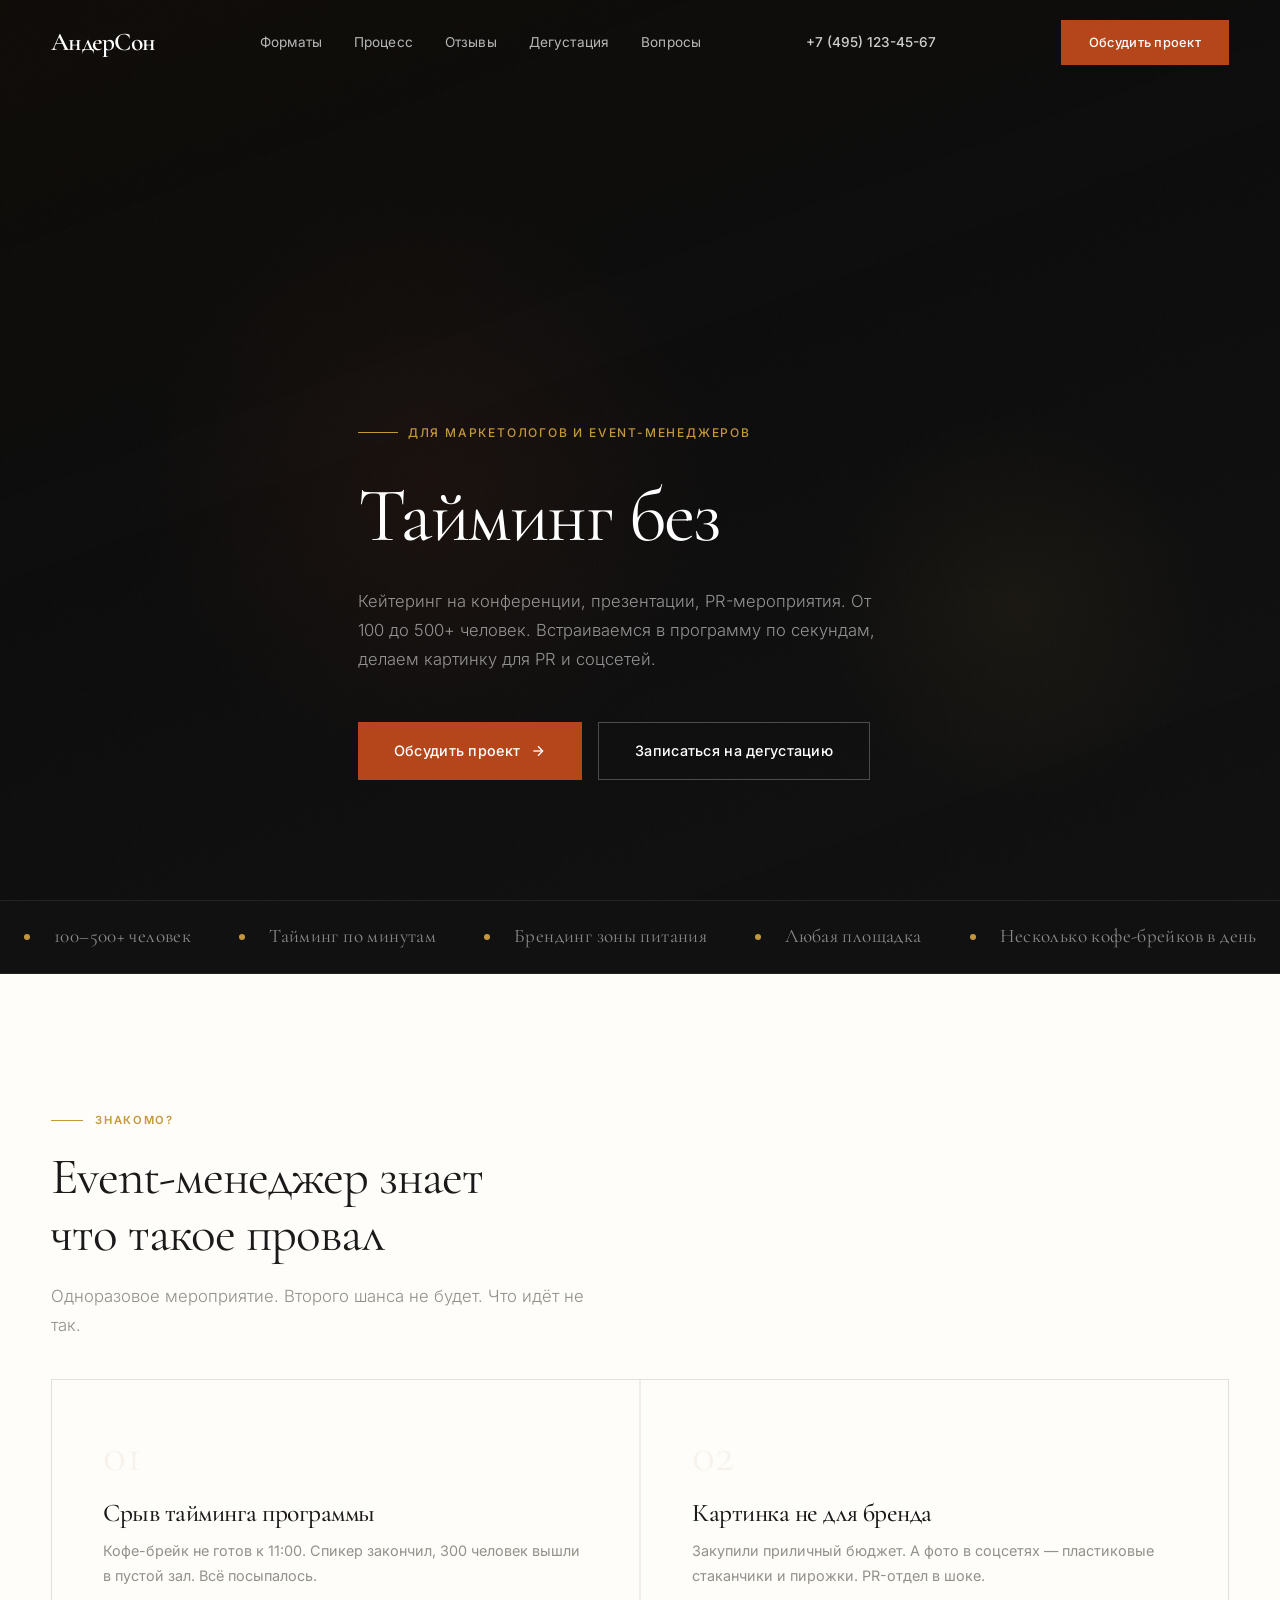
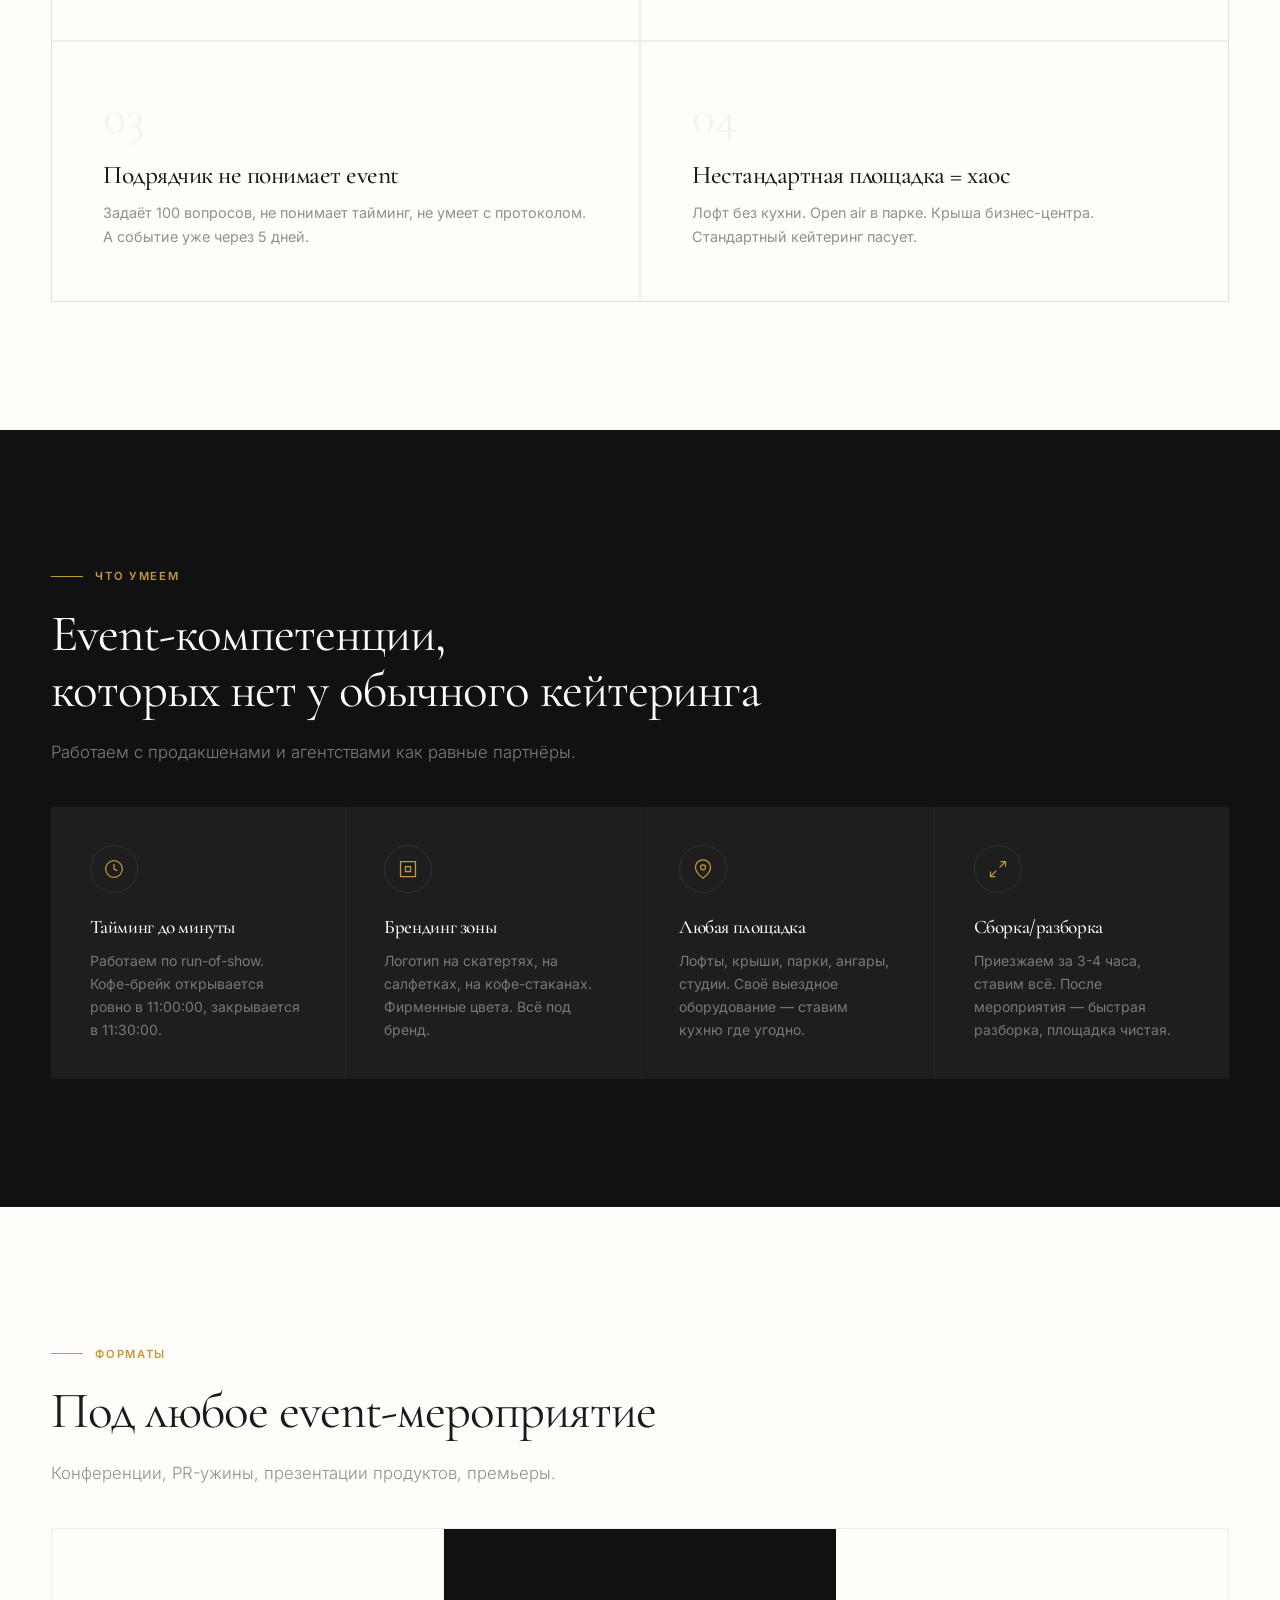
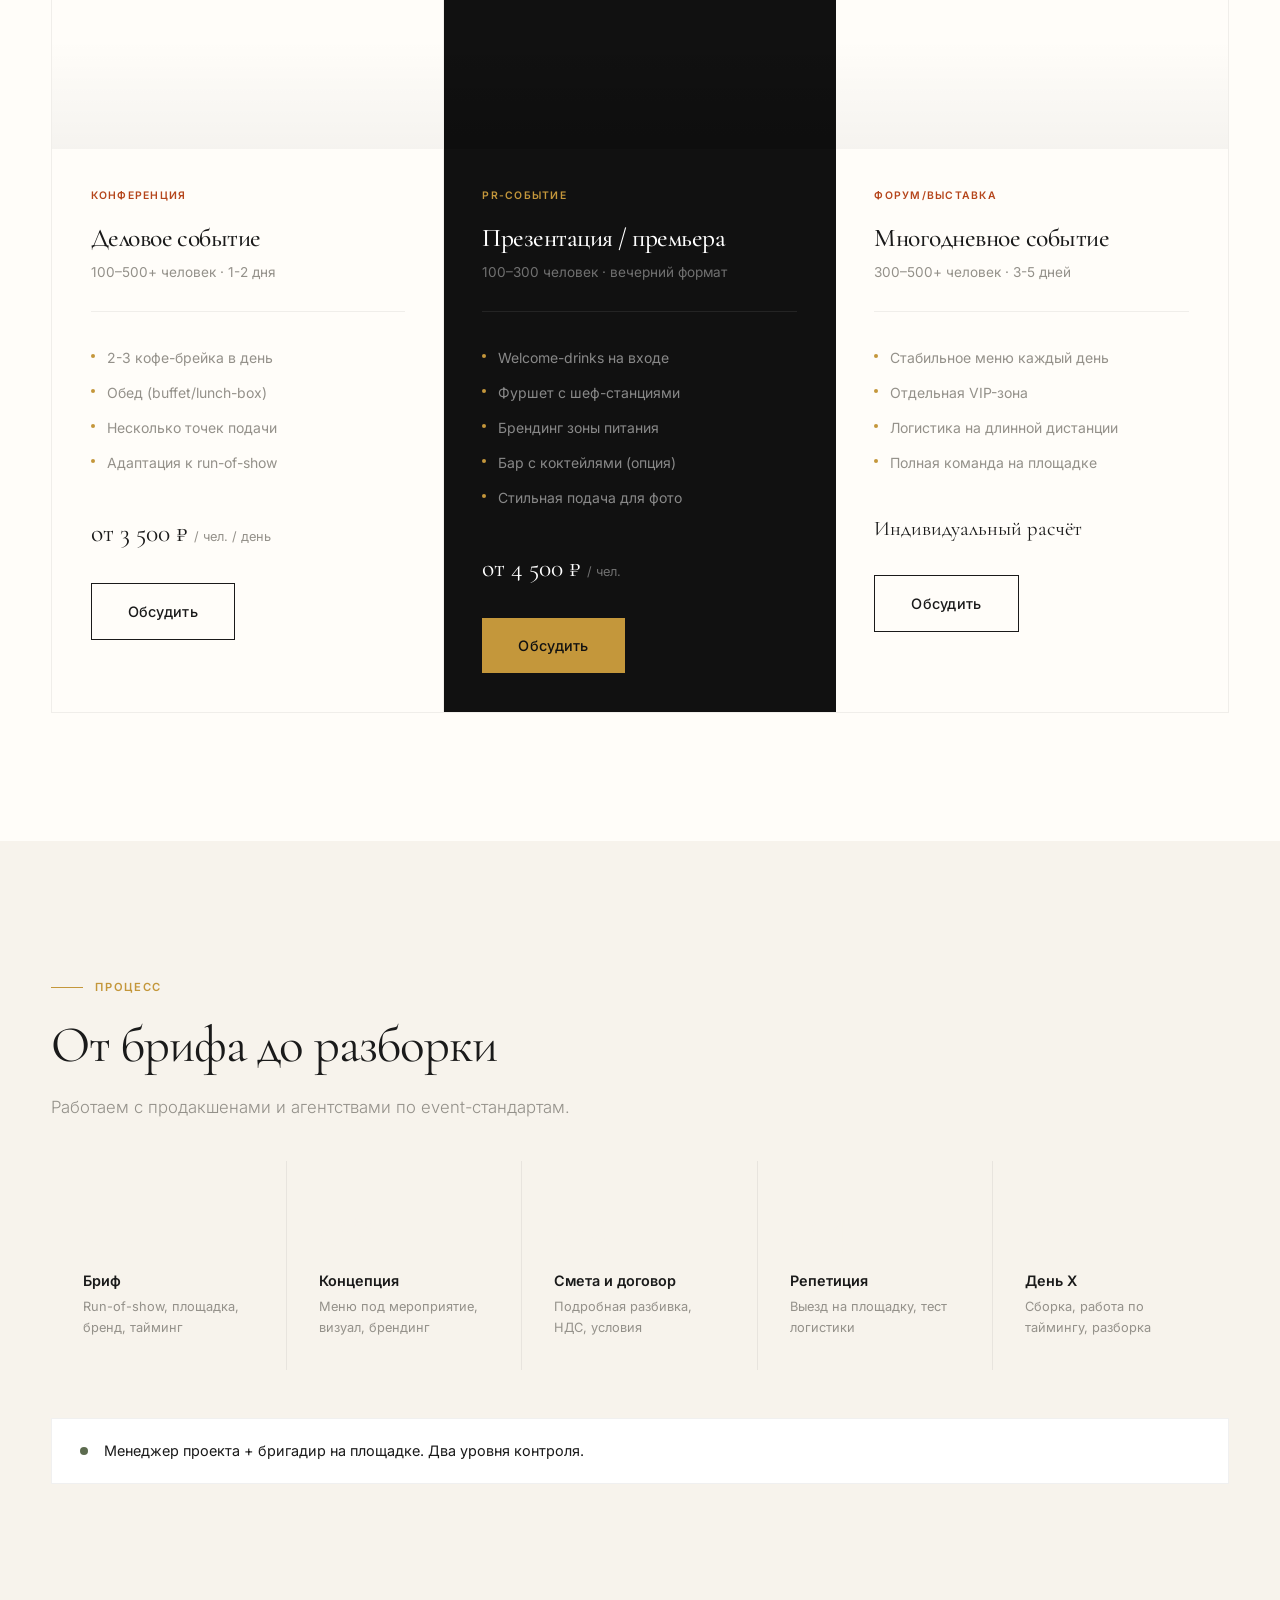
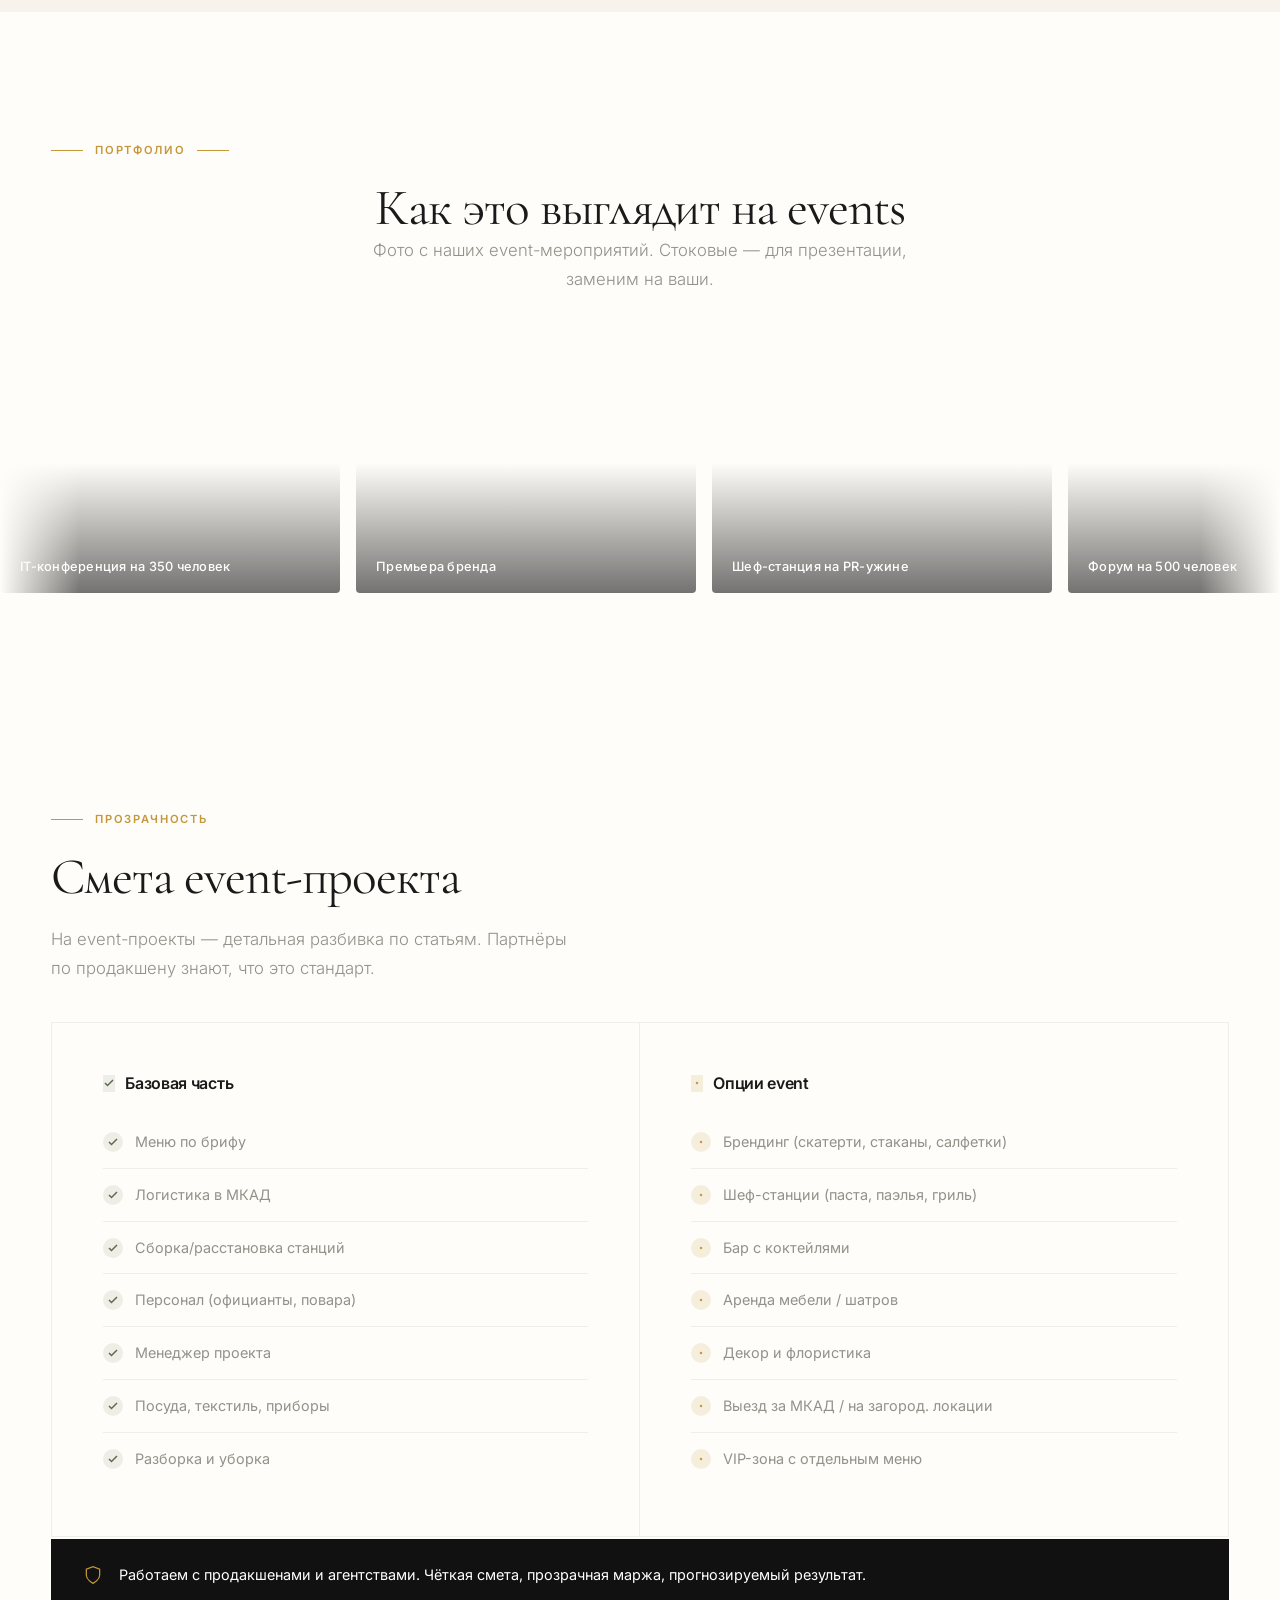
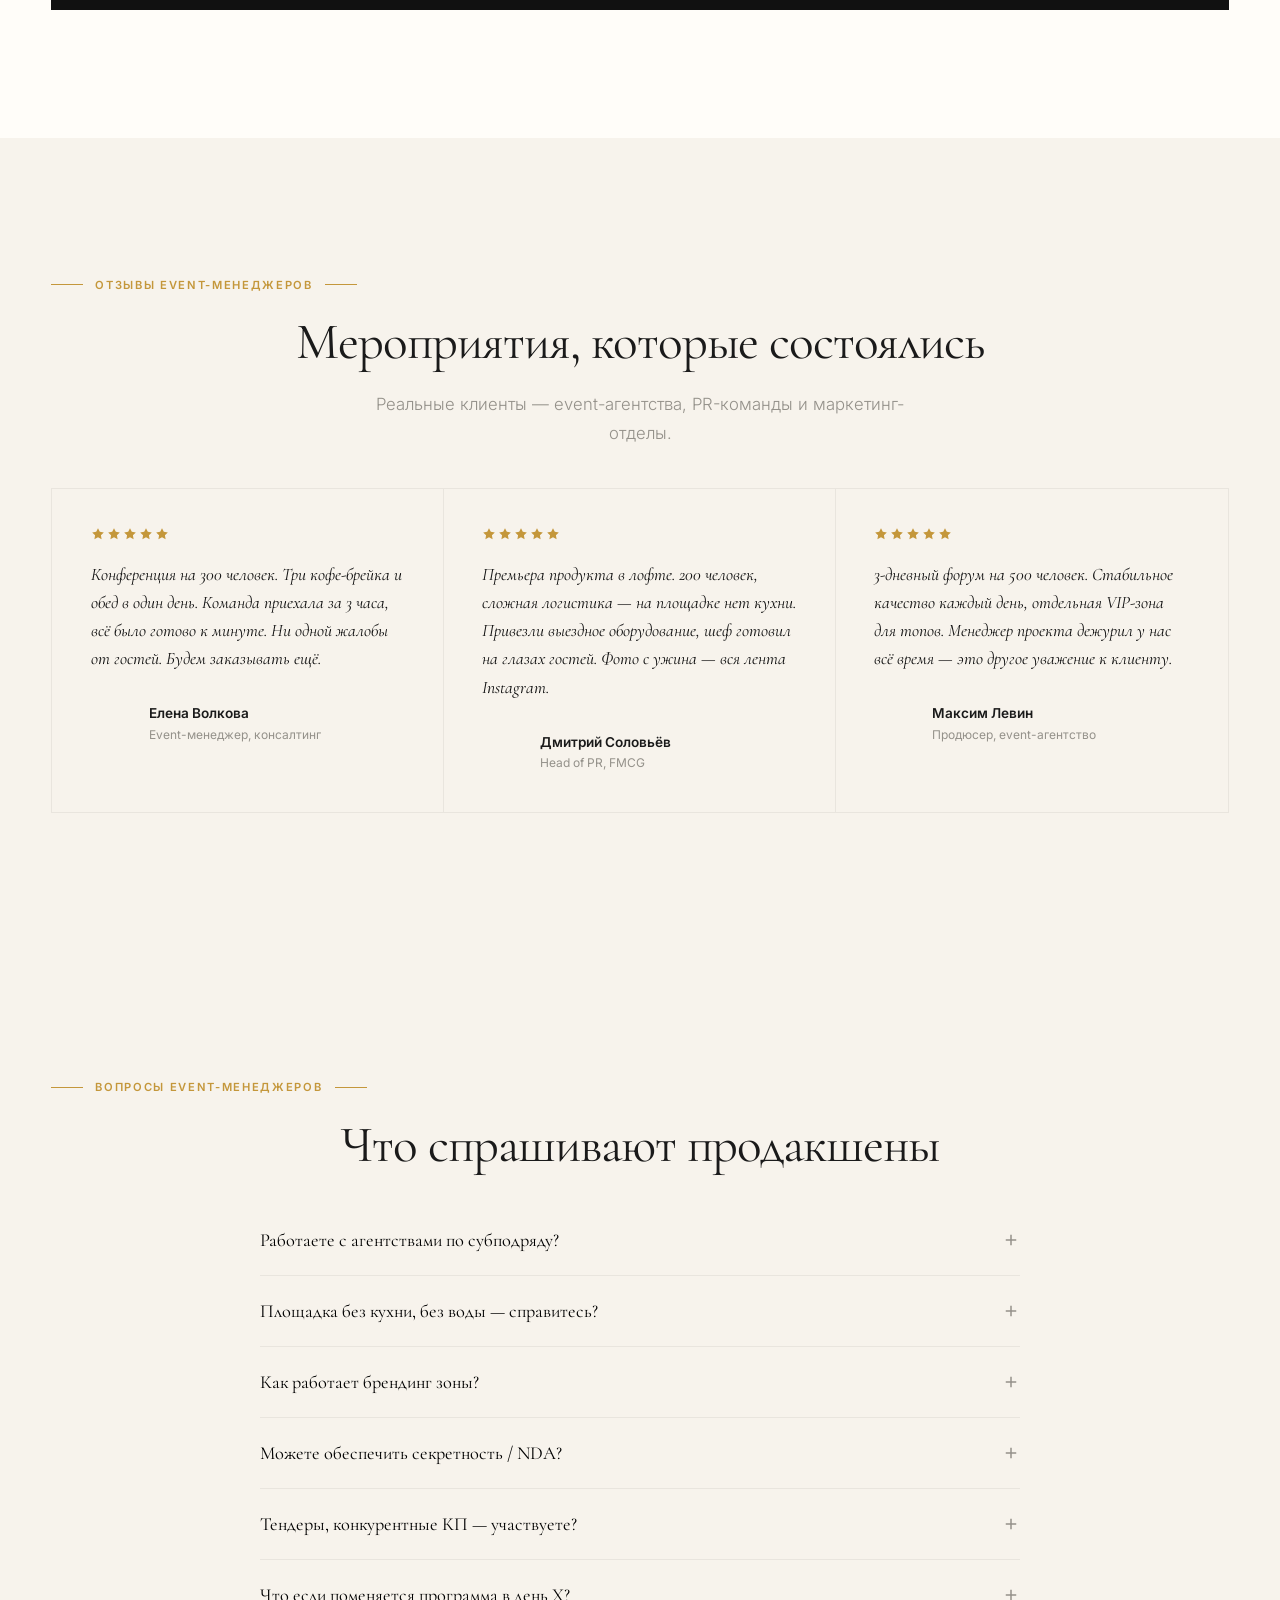
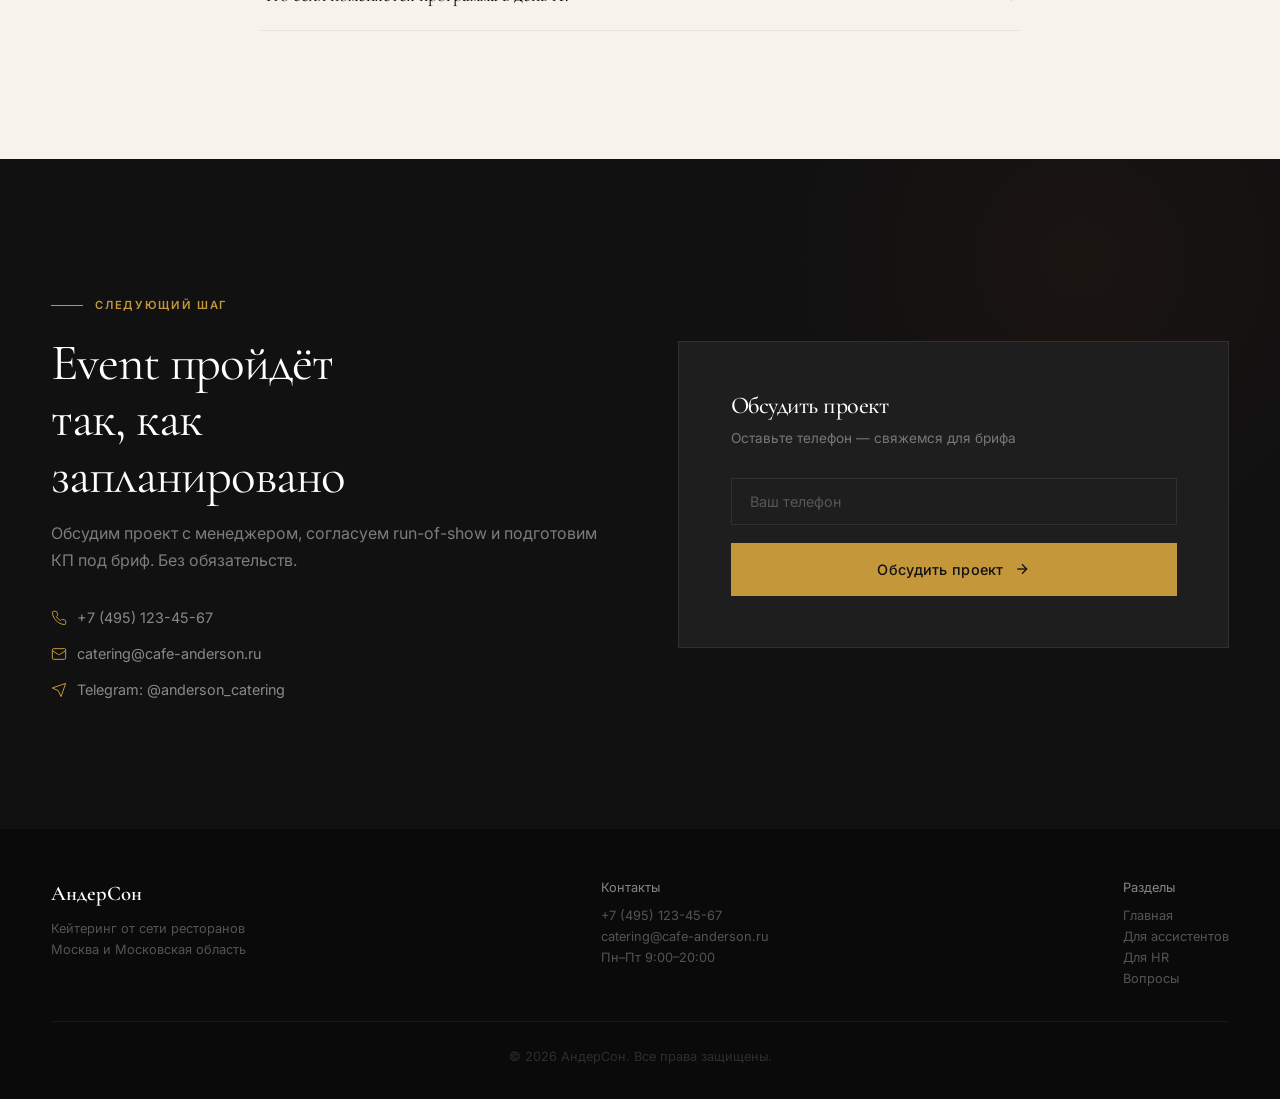
<file: dlya-event.html>
<!DOCTYPE html>
<html lang="ru">
<head>
<meta charset="UTF-8">
<meta name="viewport" content="width=device-width, initial-scale=1.0">
<title>Кейтеринг на конференции и event-мероприятия — АндерСон</title>
<meta name="description" content="Кейтеринг на конференции, презентации, PR-мероприятия. Москва и МО. От 100 до 500+ человек. Тайминг по минутам, интеграция в программу.">
<link rel="preconnect" href="https://fonts.googleapis.com">
<link rel="preconnect" href="https://fonts.gstatic.com" crossorigin>
<link href="https://fonts.googleapis.com/css2?family=Cormorant+Garamond:ital,wght@0,400;0,500;0,600;0,700;1,400;1,500&family=Inter:wght@300;400;500;600;700&display=swap" rel="stylesheet">
<link rel="stylesheet" href="styles.css">
</head>
<body>

<div class="scroll-progress" id="scrollProg"></div>

<header class="hdr" id="hdr">
  <div class="wrap">
    <a href="index.html" class="hdr-logo">АндерСон</a>
    <nav class="hdr-nav">
      <a href="index.html#formats">Форматы</a>
      <a href="index.html#process">Процесс</a>
      <a href="index.html#reviews">Отзывы</a>
      <a href="index.html#degustation">Дегустация</a>
      <a href="index.html#faq">Вопросы</a>
    </nav>
    <a href="tel:+74951234567" class="hdr-phone">+7 (495) 123-45-67</a>
    <div class="hdr-cta"><a href="#cta" class="btn btn-fill">Обсудить проект</a></div>
    <button class="hdr-burger" id="burger" aria-label="Меню"><span></span><span></span><span></span></button>
  </div>
</header>

<nav class="mnav" id="mnav">
  <a href="index.html" class="mnav-link">Главная</a>
  <a href="index.html#formats" class="mnav-link">Форматы</a>
  <a href="index.html#process" class="mnav-link">Процесс</a>
  <a href="index.html#reviews" class="mnav-link">Отзывы</a>
  <a href="#cta" class="mnav-link">Заявка</a>
  <a href="tel:+74951234567" class="mnav-phone mnav-link">+7 (495) 123-45-67</a>
</nav>

<!-- HERO -->
<section class="hero" id="hero">
  <div class="hero-bg parallax-bg" data-speed="0.3" style="background:url('https://images.unsplash.com/photo-1511578314322-379afb476865?w=1920&q=80&fit=crop') center/cover no-repeat"></div>
  <div class="hero-grain"></div>
  <div class="hero-glow"></div>
  <div class="hero-glow2"></div>
  <div class="wrap">
    <div class="hero-label"><span class="line"></span><span>Для маркетологов и event-менеджеров</span></div>
    <h1>Тайминг без <em class="grad-text">срывов</em></h1>
    <p class="hero-lead">Кейтеринг на конференции, презентации, PR-мероприятия. От 100 до 500+ человек. Встраиваемся в программу по секундам, делаем картинку для PR и соцсетей.</p>
    <div class="hero-actions">
      <a href="#cta" class="btn btn-fill">Обсудить проект <svg width="16" height="16" viewBox="0 0 24 24" fill="none" stroke="currentColor" stroke-width="2"><path d="M5 12h14"/><path d="m12 5 7 7-7 7"/></svg></a>
      <a href="index.html#degustation" class="btn btn-inv">Записаться на дегустацию</a>
    </div>
  </div>
</section>

<div class="marquee-strip">
  <div class="marquee-track">
    <div class="marquee-item"><span class="dot"></span><span>100–500+ человек</span></div>
    <div class="marquee-item"><span class="dot"></span><span>Тайминг по минутам</span></div>
    <div class="marquee-item"><span class="dot"></span><span>Брендинг зоны питания</span></div>
    <div class="marquee-item"><span class="dot"></span><span>Любая площадка</span></div>
    <div class="marquee-item"><span class="dot"></span><span>Несколько кофе-брейков в день</span></div>
    <div class="marquee-item"><span class="dot"></span><span>НДС · Безнал · Закрывающие</span></div>
    <div class="marquee-item"><span class="dot"></span><span>100–500+ человек</span></div>
    <div class="marquee-item"><span class="dot"></span><span>Тайминг по минутам</span></div>
    <div class="marquee-item"><span class="dot"></span><span>Брендинг зоны питания</span></div>
    <div class="marquee-item"><span class="dot"></span><span>Любая площадка</span></div>
    <div class="marquee-item"><span class="dot"></span><span>Несколько кофе-брейков в день</span></div>
    <div class="marquee-item"><span class="dot"></span><span>НДС · Безнал · Закрывающие</span></div>
  </div>
</div>

<!-- PAIN -->
<section class="sec pain">
  <div class="wrap">
    <div class="sec-label rv"><span class="line"></span><span>Знакомо?</span></div>
    <h2 class="rv">Event-менеджер знает<br>что такое провал</h2>
    <p class="sec-sub rv">Одноразовое мероприятие. Второго шанса не будет. Что идёт не так.</p>
    <div class="pain-grid">
      <div class="pain-card rv">
        <div class="pain-num">01</div>
        <h3>Срыв тайминга программы</h3>
        <p>Кофе-брейк не готов к 11:00. Спикер закончил, 300 человек вышли в пустой зал. Всё посыпалось.</p>
      </div>
      <div class="pain-card rv rv-d1">
        <div class="pain-num">02</div>
        <h3>Картинка не для бренда</h3>
        <p>Закупили приличный бюджет. А фото в соцсетях — пластиковые стаканчики и пирожки. PR-отдел в шоке.</p>
      </div>
      <div class="pain-card rv rv-d2">
        <div class="pain-num">03</div>
        <h3>Подрядчик не понимает event</h3>
        <p>Задаёт 100 вопросов, не понимает тайминг, не умеет с протоколом. А событие уже через 5 дней.</p>
      </div>
      <div class="pain-card rv rv-d3">
        <div class="pain-num">04</div>
        <h3>Нестандартная площадка = хаос</h3>
        <p>Лофт без кухни. Open air в парке. Крыша бизнес-центра. Стандартный кейтеринг пасует.</p>
      </div>
    </div>
  </div>
</section>

<!-- WHATS INCLUDED -->
<section class="sec approach">
  <div class="wrap">
    <div class="sec-label rv"><span class="line"></span><span>Что умеем</span></div>
    <h2 class="rv" style="color:#fff">Event-компетенции,<br>которых нет у обычного кейтеринга</h2>
    <p class="sec-sub rv">Работаем с продакшенами и агентствами как равные партнёры.</p>
    <div class="approach-grid">
      <div class="approach-card rv">
        <div class="ico"><svg width="20" height="20" viewBox="0 0 24 24" fill="none" stroke="currentColor" stroke-width="1.5"><circle cx="12" cy="12" r="10"/><polyline points="12 6 12 12 16 14"/></svg></div>
        <h3>Тайминг до минуты</h3>
        <p>Работаем по run-of-show. Кофе-брейк открывается ровно в 11:00:00, закрывается в 11:30:00.</p>
      </div>
      <div class="approach-card rv rv-d1">
        <div class="ico"><svg width="20" height="20" viewBox="0 0 24 24" fill="none" stroke="currentColor" stroke-width="1.5"><path d="M3 3h18v18H3z"/><path d="M9 9h6v6H9z"/></svg></div>
        <h3>Брендинг зоны</h3>
        <p>Логотип на скатертях, на салфетках, на кофе-стаканах. Фирменные цвета. Всё под бренд.</p>
      </div>
      <div class="approach-card rv rv-d2">
        <div class="ico"><svg width="20" height="20" viewBox="0 0 24 24" fill="none" stroke="currentColor" stroke-width="1.5"><path d="M21 10c0 7-9 13-9 13s-9-6-9-13a9 9 0 0 1 18 0z"/><circle cx="12" cy="10" r="3"/></svg></div>
        <h3>Любая площадка</h3>
        <p>Лофты, крыши, парки, ангары, студии. Своё выездное оборудование — ставим кухню где угодно.</p>
      </div>
      <div class="approach-card rv rv-d3">
        <div class="ico"><svg width="20" height="20" viewBox="0 0 24 24" fill="none" stroke="currentColor" stroke-width="1.5"><path d="M15 3h6v6"/><path d="M9 21H3v-6"/><path d="M21 3l-7 7"/><path d="M3 21l7-7"/></svg></div>
        <h3>Сборка/разборка</h3>
        <p>Приезжаем за 3-4 часа, ставим всё. После мероприятия — быстрая разборка, площадка чистая.</p>
      </div>
    </div>
  </div>
</section>

<!-- FORMATS -->
<section class="sec formats">
  <div class="wrap">
    <div class="sec-label rv"><span class="line"></span><span>Форматы</span></div>
    <h2 class="rv">Под любое event-мероприятие</h2>
    <p class="sec-sub rv">Конференции, PR-ужины, презентации продуктов, премьеры.</p>
    <div class="fmt-grid">
      <div class="fmt-card rv tilt-card">
        <div class="fmt-img" style="background-image:url('https://images.unsplash.com/photo-1511578314322-379afb476865?w=600&q=80&fit=crop')"></div>
        <div class="fmt-body">
        <div class="fmt-badge">Конференция</div>
        <h3>Деловое событие</h3>
        <p class="fmt-meta">100–500+ человек · 1-2 дня</p>
        <ul class="fmt-list">
          <li>2-3 кофе-брейка в день</li>
          <li>Обед (buffet/lunch-box)</li>
          <li>Несколько точек подачи</li>
          <li>Адаптация к run-of-show</li>
        </ul>
        <div class="fmt-price">от 3 500 ₽ <small>/ чел. / день</small></div>
        <a href="#cta" class="btn btn-outline">Обсудить</a>
        </div>
      </div>
      <div class="fmt-card featured rv rv-d1 tilt-card">
        <div class="fmt-img" style="background-image:url('https://images.unsplash.com/photo-1519167758481-83f550bb49b3?w=600&q=80&fit=crop')"></div>
        <div class="fmt-body">
        <div class="fmt-badge">PR-событие</div>
        <h3>Презентация / премьера</h3>
        <p class="fmt-meta">100–300 человек · вечерний формат</p>
        <ul class="fmt-list">
          <li>Welcome-drinks на входе</li>
          <li>Фуршет с шеф-станциями</li>
          <li>Брендинг зоны питания</li>
          <li>Бар с коктейлями (опция)</li>
          <li>Стильная подача для фото</li>
        </ul>
        <div class="fmt-price">от 4 500 ₽ <small>/ чел.</small></div>
        <a href="#cta" class="btn btn-fill">Обсудить</a>
        </div>
      </div>
      <div class="fmt-card rv rv-d2 tilt-card">
        <div class="fmt-img" style="background-image:url('https://images.unsplash.com/photo-1464366400600-7168b8af9bc3?w=600&q=80&fit=crop')"></div>
        <div class="fmt-body">
        <div class="fmt-badge">Форум/выставка</div>
        <h3>Многодневное событие</h3>
        <p class="fmt-meta">300–500+ человек · 3-5 дней</p>
        <ul class="fmt-list">
          <li>Стабильное меню каждый день</li>
          <li>Отдельная VIP-зона</li>
          <li>Логистика на длинной дистанции</li>
          <li>Полная команда на площадке</li>
        </ul>
        <div class="fmt-price" style="font-size:1.3rem">Индивидуальный расчёт</div>
        <a href="#cta" class="btn btn-outline">Обсудить</a>
        </div>
      </div>
    </div>
  </div>
</section>

<!-- PROCESS -->
<section class="sec process">
  <div class="wrap">
    <div class="sec-label rv"><span class="line"></span><span>Процесс</span></div>
    <h2 class="rv">От брифа до разборки</h2>
    <p class="sec-sub rv">Работаем с продакшенами и агентствами по event-стандартам.</p>
    <div class="proc-grid">
      <div class="proc-step rv"><div class="num">01</div><div><h4>Бриф</h4><p>Run-of-show, площадка, бренд, тайминг</p></div></div>
      <div class="proc-step rv rv-d1"><div class="num">02</div><div><h4>Концепция</h4><p>Меню под мероприятие, визуал, брендинг</p></div></div>
      <div class="proc-step rv rv-d2"><div class="num">03</div><div><h4>Смета и договор</h4><p>Подробная разбивка, НДС, условия</p></div></div>
      <div class="proc-step rv rv-d3"><div class="num">04</div><div><h4>Репетиция</h4><p>Выезд на площадку, тест логистики</p></div></div>
      <div class="proc-step rv rv-d4"><div class="num">05</div><div><h4>День X</h4><p>Сборка, работа по таймингу, разборка</p></div></div>
    </div>
    <div class="proc-note rv">
      <span class="dot"></span>
      Менеджер проекта + бригадир на площадке. Два уровня контроля.
    </div>
  </div>
</section>

<!-- GALLERY -->
<section class="gallery">
  <div class="wrap">
    <div class="sec-label rv" style="text-align:center;justify-content:center"><span class="line"></span><span>Портфолио</span><span class="line"></span></div>
    <h2 class="rv" style="text-align:center">Как это выглядит на events</h2>
    <p class="sec-sub rv" style="text-align:center;margin-left:auto;margin-right:auto">Фото с наших event-мероприятий. Стоковые — для презентации, заменим на ваши.</p>
  </div>
  <div class="gal-marquee rv">
    <div class="gal-track">
      <div class="gal-item" style="background-image:url('https://images.unsplash.com/photo-1511578314322-379afb476865?w=500&q=80&fit=crop')"><div class="gal-cap">IT-конференция на 350 человек</div></div>
      <div class="gal-item" style="background-image:url('https://images.unsplash.com/photo-1519167758481-83f550bb49b3?w=500&q=80&fit=crop')"><div class="gal-cap">Премьера бренда</div></div>
      <div class="gal-item" style="background-image:url('https://images.unsplash.com/photo-1467003909585-2f8a72700288?w=500&q=80&fit=crop')"><div class="gal-cap">Шеф-станция на PR-ужине</div></div>
      <div class="gal-item" style="background-image:url('https://images.unsplash.com/photo-1464366400600-7168b8af9bc3?w=500&q=80&fit=crop')"><div class="gal-cap">Форум на 500 человек</div></div>
      <div class="gal-item" style="background-image:url('https://images.unsplash.com/photo-1555244162-803834f70033?w=500&q=80&fit=crop')"><div class="gal-cap">Welcome-зона</div></div>
      <div class="gal-item" style="background-image:url('https://images.unsplash.com/photo-1550966871-3ed3cdb51f3a?w=500&q=80&fit=crop')"><div class="gal-cap">Кофе-брейк конференции</div></div>
      <div class="gal-item" style="background-image:url('https://images.unsplash.com/photo-1543007630-9710e4a00a20?w=500&q=80&fit=crop')"><div class="gal-cap">Live cooking</div></div>
      <!-- дубль -->
      <div class="gal-item" style="background-image:url('https://images.unsplash.com/photo-1511578314322-379afb476865?w=500&q=80&fit=crop')"><div class="gal-cap">IT-конференция на 350 человек</div></div>
      <div class="gal-item" style="background-image:url('https://images.unsplash.com/photo-1519167758481-83f550bb49b3?w=500&q=80&fit=crop')"><div class="gal-cap">Премьера бренда</div></div>
      <div class="gal-item" style="background-image:url('https://images.unsplash.com/photo-1467003909585-2f8a72700288?w=500&q=80&fit=crop')"><div class="gal-cap">Шеф-станция на PR-ужине</div></div>
      <div class="gal-item" style="background-image:url('https://images.unsplash.com/photo-1464366400600-7168b8af9bc3?w=500&q=80&fit=crop')"><div class="gal-cap">Форум на 500 человек</div></div>
      <div class="gal-item" style="background-image:url('https://images.unsplash.com/photo-1555244162-803834f70033?w=500&q=80&fit=crop')"><div class="gal-cap">Welcome-зона</div></div>
      <div class="gal-item" style="background-image:url('https://images.unsplash.com/photo-1550966871-3ed3cdb51f3a?w=500&q=80&fit=crop')"><div class="gal-cap">Кофе-брейк конференции</div></div>
      <div class="gal-item" style="background-image:url('https://images.unsplash.com/photo-1543007630-9710e4a00a20?w=500&q=80&fit=crop')"><div class="gal-cap">Live cooking</div></div>
    </div>
  </div>
</section>

<!-- TRANSPARENCY -->
<section class="sec transp">
  <div class="wrap">
    <div class="sec-label rv"><span class="line"></span><span>Прозрачность</span></div>
    <h2 class="rv">Смета event-проекта</h2>
    <p class="sec-sub rv">На event-проекты — детальная разбивка по статьям. Партнёры по продакшену знают, что это стандарт.</p>
    <div class="transp-grid rv-scale">
      <div class="transp-col">
        <h3><span class="ck ck-yes"><svg width="12" height="12" viewBox="0 0 24 24" fill="none" stroke="currentColor" stroke-width="3"><polyline points="20 6 9 17 4 12"/></svg></span>Базовая часть</h3>
        <ul>
          <li><span class="ck ck-yes"><svg width="12" height="12" viewBox="0 0 24 24" fill="none" stroke="currentColor" stroke-width="3"><polyline points="20 6 9 17 4 12"/></svg></span>Меню по брифу</li>
          <li><span class="ck ck-yes"><svg width="12" height="12" viewBox="0 0 24 24" fill="none" stroke="currentColor" stroke-width="3"><polyline points="20 6 9 17 4 12"/></svg></span>Логистика в МКАД</li>
          <li><span class="ck ck-yes"><svg width="12" height="12" viewBox="0 0 24 24" fill="none" stroke="currentColor" stroke-width="3"><polyline points="20 6 9 17 4 12"/></svg></span>Сборка/расстановка станций</li>
          <li><span class="ck ck-yes"><svg width="12" height="12" viewBox="0 0 24 24" fill="none" stroke="currentColor" stroke-width="3"><polyline points="20 6 9 17 4 12"/></svg></span>Персонал (официанты, повара)</li>
          <li><span class="ck ck-yes"><svg width="12" height="12" viewBox="0 0 24 24" fill="none" stroke="currentColor" stroke-width="3"><polyline points="20 6 9 17 4 12"/></svg></span>Менеджер проекта</li>
          <li><span class="ck ck-yes"><svg width="12" height="12" viewBox="0 0 24 24" fill="none" stroke="currentColor" stroke-width="3"><polyline points="20 6 9 17 4 12"/></svg></span>Посуда, текстиль, приборы</li>
          <li><span class="ck ck-yes"><svg width="12" height="12" viewBox="0 0 24 24" fill="none" stroke="currentColor" stroke-width="3"><polyline points="20 6 9 17 4 12"/></svg></span>Разборка и уборка</li>
        </ul>
      </div>
      <div class="transp-col">
        <h3><span class="ck ck-opt"><svg width="12" height="12" viewBox="0 0 24 24" fill="none" stroke="currentColor" stroke-width="3"><circle cx="12" cy="12" r="1"/></svg></span>Опции event</h3>
        <ul>
          <li><span class="ck ck-opt"><svg width="12" height="12" viewBox="0 0 24 24" fill="none" stroke="currentColor" stroke-width="3"><circle cx="12" cy="12" r="1"/></svg></span>Брендинг (скатерти, стаканы, салфетки)</li>
          <li><span class="ck ck-opt"><svg width="12" height="12" viewBox="0 0 24 24" fill="none" stroke="currentColor" stroke-width="3"><circle cx="12" cy="12" r="1"/></svg></span>Шеф-станции (паста, паэлья, гриль)</li>
          <li><span class="ck ck-opt"><svg width="12" height="12" viewBox="0 0 24 24" fill="none" stroke="currentColor" stroke-width="3"><circle cx="12" cy="12" r="1"/></svg></span>Бар с коктейлями</li>
          <li><span class="ck ck-opt"><svg width="12" height="12" viewBox="0 0 24 24" fill="none" stroke="currentColor" stroke-width="3"><circle cx="12" cy="12" r="1"/></svg></span>Аренда мебели / шатров</li>
          <li><span class="ck ck-opt"><svg width="12" height="12" viewBox="0 0 24 24" fill="none" stroke="currentColor" stroke-width="3"><circle cx="12" cy="12" r="1"/></svg></span>Декор и флористика</li>
          <li><span class="ck ck-opt"><svg width="12" height="12" viewBox="0 0 24 24" fill="none" stroke="currentColor" stroke-width="3"><circle cx="12" cy="12" r="1"/></svg></span>Выезд за МКАД / на загород. локации</li>
          <li><span class="ck ck-opt"><svg width="12" height="12" viewBox="0 0 24 24" fill="none" stroke="currentColor" stroke-width="3"><circle cx="12" cy="12" r="1"/></svg></span>VIP-зона с отдельным меню</li>
        </ul>
      </div>
    </div>
    <div class="transp-banner rv">
      <svg width="20" height="20" viewBox="0 0 24 24" fill="none" stroke="currentColor" stroke-width="1.5"><path d="M12 22s8-4 8-10V5l-8-3-8 3v7c0 6 8 10 8 10z"/></svg>
      Работаем с продакшенами и агентствами. Чёткая смета, прозрачная маржа, прогнозируемый результат.
    </div>
  </div>
</section>

<!-- REVIEWS -->
<section class="sec reviews">
  <div class="wrap">
    <div class="sec-label rv" style="text-align:center;justify-content:center"><span class="line"></span><span>Отзывы event-менеджеров</span><span class="line"></span></div>
    <h2 class="rv" style="text-align:center">Мероприятия, которые состоялись</h2>
    <p class="sec-sub rv" style="text-align:center;margin-left:auto;margin-right:auto">Реальные клиенты — event-агентства, PR-команды и маркетинг-отделы.</p>
    <div class="rev-grid">
      <div class="rev-card rv">
        <div class="rev-stars"><svg width="14" height="14" viewBox="0 0 24 24" fill="currentColor"><polygon points="12 2 15.09 8.26 22 9.27 17 14.14 18.18 21.02 12 17.77 5.82 21.02 7 14.14 2 9.27 8.91 8.26"/></svg><svg width="14" height="14" viewBox="0 0 24 24" fill="currentColor"><polygon points="12 2 15.09 8.26 22 9.27 17 14.14 18.18 21.02 12 17.77 5.82 21.02 7 14.14 2 9.27 8.91 8.26"/></svg><svg width="14" height="14" viewBox="0 0 24 24" fill="currentColor"><polygon points="12 2 15.09 8.26 22 9.27 17 14.14 18.18 21.02 12 17.77 5.82 21.02 7 14.14 2 9.27 8.91 8.26"/></svg><svg width="14" height="14" viewBox="0 0 24 24" fill="currentColor"><polygon points="12 2 15.09 8.26 22 9.27 17 14.14 18.18 21.02 12 17.77 5.82 21.02 7 14.14 2 9.27 8.91 8.26"/></svg><svg width="14" height="14" viewBox="0 0 24 24" fill="currentColor"><polygon points="12 2 15.09 8.26 22 9.27 17 14.14 18.18 21.02 12 17.77 5.82 21.02 7 14.14 2 9.27 8.91 8.26"/></svg></div>
        <p class="rev-text">Конференция на 300 человек. Три кофе-брейка и обед в один день. Команда приехала за 3 часа, всё было готово к минуте. Ни одной жалобы от гостей. Будем заказывать ещё.</p>
        <div class="rev-author"><div class="rev-ava" style="background-image:url('https://images.unsplash.com/photo-1438761681033-6461ffad8d80?w=100&q=80&fit=crop&crop=face')"></div><div><p class="rev-name">Елена Волкова</p><p class="rev-role">Event-менеджер, консалтинг</p></div></div>
      </div>
      <div class="rev-card rv rv-d1">
        <div class="rev-stars"><svg width="14" height="14" viewBox="0 0 24 24" fill="currentColor"><polygon points="12 2 15.09 8.26 22 9.27 17 14.14 18.18 21.02 12 17.77 5.82 21.02 7 14.14 2 9.27 8.91 8.26"/></svg><svg width="14" height="14" viewBox="0 0 24 24" fill="currentColor"><polygon points="12 2 15.09 8.26 22 9.27 17 14.14 18.18 21.02 12 17.77 5.82 21.02 7 14.14 2 9.27 8.91 8.26"/></svg><svg width="14" height="14" viewBox="0 0 24 24" fill="currentColor"><polygon points="12 2 15.09 8.26 22 9.27 17 14.14 18.18 21.02 12 17.77 5.82 21.02 7 14.14 2 9.27 8.91 8.26"/></svg><svg width="14" height="14" viewBox="0 0 24 24" fill="currentColor"><polygon points="12 2 15.09 8.26 22 9.27 17 14.14 18.18 21.02 12 17.77 5.82 21.02 7 14.14 2 9.27 8.91 8.26"/></svg><svg width="14" height="14" viewBox="0 0 24 24" fill="currentColor"><polygon points="12 2 15.09 8.26 22 9.27 17 14.14 18.18 21.02 12 17.77 5.82 21.02 7 14.14 2 9.27 8.91 8.26"/></svg></div>
        <p class="rev-text">Премьера продукта в лофте. 200 человек, сложная логистика — на площадке нет кухни. Привезли выездное оборудование, шеф готовил на глазах гостей. Фото с ужина — вся лента Instagram.</p>
        <div class="rev-author"><div class="rev-ava" style="background-image:url('https://images.unsplash.com/photo-1500648767791-00dcc994a43e?w=100&q=80&fit=crop&crop=face')"></div><div><p class="rev-name">Дмитрий Соловьёв</p><p class="rev-role">Head of PR, FMCG</p></div></div>
      </div>
      <div class="rev-card rv rv-d2">
        <div class="rev-stars"><svg width="14" height="14" viewBox="0 0 24 24" fill="currentColor"><polygon points="12 2 15.09 8.26 22 9.27 17 14.14 18.18 21.02 12 17.77 5.82 21.02 7 14.14 2 9.27 8.91 8.26"/></svg><svg width="14" height="14" viewBox="0 0 24 24" fill="currentColor"><polygon points="12 2 15.09 8.26 22 9.27 17 14.14 18.18 21.02 12 17.77 5.82 21.02 7 14.14 2 9.27 8.91 8.26"/></svg><svg width="14" height="14" viewBox="0 0 24 24" fill="currentColor"><polygon points="12 2 15.09 8.26 22 9.27 17 14.14 18.18 21.02 12 17.77 5.82 21.02 7 14.14 2 9.27 8.91 8.26"/></svg><svg width="14" height="14" viewBox="0 0 24 24" fill="currentColor"><polygon points="12 2 15.09 8.26 22 9.27 17 14.14 18.18 21.02 12 17.77 5.82 21.02 7 14.14 2 9.27 8.91 8.26"/></svg><svg width="14" height="14" viewBox="0 0 24 24" fill="currentColor"><polygon points="12 2 15.09 8.26 22 9.27 17 14.14 18.18 21.02 12 17.77 5.82 21.02 7 14.14 2 9.27 8.91 8.26"/></svg></div>
        <p class="rev-text">3-дневный форум на 500 человек. Стабильное качество каждый день, отдельная VIP-зона для топов. Менеджер проекта дежурил у нас всё время — это другое уважение к клиенту.</p>
        <div class="rev-author"><div class="rev-ava" style="background-image:url('https://images.unsplash.com/photo-1506794778202-cad84cf45f1d?w=100&q=80&fit=crop&crop=face')"></div><div><p class="rev-name">Максим Левин</p><p class="rev-role">Продюсер, event-агентство</p></div></div>
      </div>
    </div>
  </div>
</section>

<!-- FAQ -->
<section class="sec faq">
  <div class="wrap">
    <div class="sec-label rv" style="text-align:center;justify-content:center"><span class="line"></span><span>Вопросы event-менеджеров</span><span class="line"></span></div>
    <h2 class="rv" style="text-align:center">Что спрашивают продакшены</h2>
    <div class="faq-list">
      <div class="faq-item rv"><button class="faq-q">Работаете с агентствами по субподряду?<svg width="18" height="18" viewBox="0 0 24 24" fill="none" stroke="currentColor" stroke-width="2"><line x1="12" y1="5" x2="12" y2="19"/><line x1="5" y1="12" x2="19" y2="12"/></svg></button><div class="faq-a"><p>Да. Работаем с event-агентствами, продакшенами и PR-компаниями на субподряде. Подписываем NDA, участвуем в тендерах.</p></div></div>
      <div class="faq-item rv"><button class="faq-q">Площадка без кухни, без воды — справитесь?<svg width="18" height="18" viewBox="0 0 24 24" fill="none" stroke="currentColor" stroke-width="2"><line x1="12" y1="5" x2="12" y2="19"/><line x1="5" y1="12" x2="19" y2="12"/></svg></button><div class="faq-a"><p>Да. Привозим всё: плиты, жаровни, холодильники, мойки. На крыше / в парке / в ангаре — ставим полноценную кухню.</p></div></div>
      <div class="faq-item rv"><button class="faq-q">Как работает брендинг зоны?<svg width="18" height="18" viewBox="0 0 24 24" fill="none" stroke="currentColor" stroke-width="2"><line x1="12" y1="5" x2="12" y2="19"/><line x1="5" y1="12" x2="19" y2="12"/></svg></button><div class="faq-a"><p>Даёте фирстиль — мы печатаем скатерти, стаканы, салфетки, маркетинговые чашки. Работаем с вашим брендбуком.</p></div></div>
      <div class="faq-item rv"><button class="faq-q">Можете обеспечить секретность / NDA?<svg width="18" height="18" viewBox="0 0 24 24" fill="none" stroke="currentColor" stroke-width="2"><line x1="12" y1="5" x2="12" y2="19"/><line x1="5" y1="12" x2="19" y2="12"/></svg></button><div class="faq-a"><p>Да. Подпишем NDA с командой. Фотографировать площадку / публиковать кейс — только с вашего разрешения.</p></div></div>
      <div class="faq-item rv"><button class="faq-q">Тендеры, конкурентные КП — участвуете?<svg width="18" height="18" viewBox="0 0 24 24" fill="none" stroke="currentColor" stroke-width="2"><line x1="12" y1="5" x2="12" y2="19"/><line x1="5" y1="12" x2="19" y2="12"/></svg></button><div class="faq-a"><p>Да. Готовим детальное КП по ТЗ. С тендерными документами, с презентацией концепции, с расчётом по статьям.</p></div></div>
      <div class="faq-item rv"><button class="faq-q">Что если поменяется программа в день Х?<svg width="18" height="18" viewBox="0 0 24 24" fill="none" stroke="currentColor" stroke-width="2"><line x1="12" y1="5" x2="12" y2="19"/><line x1="5" y1="12" x2="19" y2="12"/></svg></button><div class="faq-a"><p>Бригадир на площадке решает в моменте. Программа сдвинулась на 20 минут — адаптируемся. Конфликта нет.</p></div></div>
    </div>
  </div>
</section>

<!-- FINAL CTA -->
<section class="cta-final" id="cta">
  <div class="glow"></div>
  <div class="wrap">
    <div class="cta-text rv">
      <div class="sec-label"><span class="line"></span><span style="color:var(--gold)">Следующий шаг</span></div>
      <h2>Event пройдёт<br>так, как<br>запланировано</h2>
      <p>Обсудим проект с менеджером, согласуем run-of-show и подготовим КП под бриф. Без обязательств.</p>
      <div class="cta-contacts">
        <a href="tel:+74951234567" class="cta-contact"><svg width="16" height="16" viewBox="0 0 24 24" fill="none" stroke="currentColor" stroke-width="1.5"><path d="M22 16.92v3a2 2 0 0 1-2.18 2 19.79 19.79 0 0 1-8.63-3.07 19.5 19.5 0 0 1-6-6A19.79 19.79 0 0 1 2.12 4.11 2 2 0 0 1 4.11 2h3a2 2 0 0 1 2 1.72c.127.96.361 1.903.7 2.81a2 2 0 0 1-.45 2.11L8.09 9.91a16 16 0 0 0 6 6l1.27-1.27a2 2 0 0 1 2.11-.45c.907.339 1.85.573 2.81.7A2 2 0 0 1 22 16.92z"/></svg>+7 (495) 123-45-67</a>
        <a href="mailto:catering@cafe-anderson.ru" class="cta-contact"><svg width="16" height="16" viewBox="0 0 24 24" fill="none" stroke="currentColor" stroke-width="1.5"><rect x="2" y="4" width="20" height="16" rx="2"/><path d="m22 7-8.97 5.7a1.94 1.94 0 0 1-2.06 0L2 7"/></svg>catering@cafe-anderson.ru</a>
        <a href="#" class="cta-contact"><svg width="16" height="16" viewBox="0 0 24 24" fill="none" stroke="currentColor" stroke-width="1.5"><path d="m22 2-7 20-4-9-9-4z"/></svg>Telegram: @anderson_catering</a>
      </div>
    </div>
    <div class="cta-form rv rv-d1" id="formWrap">
      <h3>Обсудить проект</h3>
      <p>Оставьте телефон — свяжемся для брифа</p>
      <form id="leadForm">
        <div class="f-group"><input type="tel" name="phone" placeholder="Ваш телефон" required></div>
        <button type="submit" class="btn btn-fill">Обсудить проект <svg width="16" height="16" viewBox="0 0 24 24" fill="none" stroke="currentColor" stroke-width="2"><path d="M5 12h14"/><path d="m12 5 7 7-7 7"/></svg></button>
      </form>
    </div>
    <div class="form-ok" id="formOk">
      <div class="chk"><svg width="28" height="28" viewBox="0 0 24 24" fill="none" stroke="currentColor" stroke-width="2"><polyline points="20 6 9 17 4 12"/></svg></div>
      <h3>Заявка отправлена</h3>
      <p>Менеджер свяжется в течение 30 минут</p>
    </div>
  </div>
</section>

<footer class="ftr">
  <div class="wrap">
    <div class="ftr-inner">
      <div><div class="ftr-logo">АндерСон</div><p>Кейтеринг от сети ресторанов<br>Москва и Московская область</p></div>
      <div><p style="color:rgba(255,255,255,0.5);margin-bottom:6px">Контакты</p><p>+7 (495) 123-45-67</p><p>catering@cafe-anderson.ru</p><p>Пн–Пт 9:00–20:00</p></div>
      <div><p style="color:rgba(255,255,255,0.5);margin-bottom:6px">Разделы</p><p><a href="index.html">Главная</a></p><p><a href="dlya-assistentov.html">Для ассистентов</a></p><p><a href="dlya-hr.html">Для HR</a></p><p><a href="index.html#faq">Вопросы</a></p></div>
    </div>
    <p class="ftr-copy">&copy; 2026 АндерСон. Все права защищены.</p>
  </div>
</footer>

<button class="to-top" id="toTop" aria-label="Наверх"><svg width="18" height="18" viewBox="0 0 24 24" fill="none" stroke="currentColor" stroke-width="2.5"><polyline points="18 15 12 9 6 15"/></svg></button>

<div class="m-cta" id="mCta"><a href="#cta" class="btn btn-fill">Обсудить проект</a></div>

<script src="scripts.js"></script>
</body>
</html>
</file>
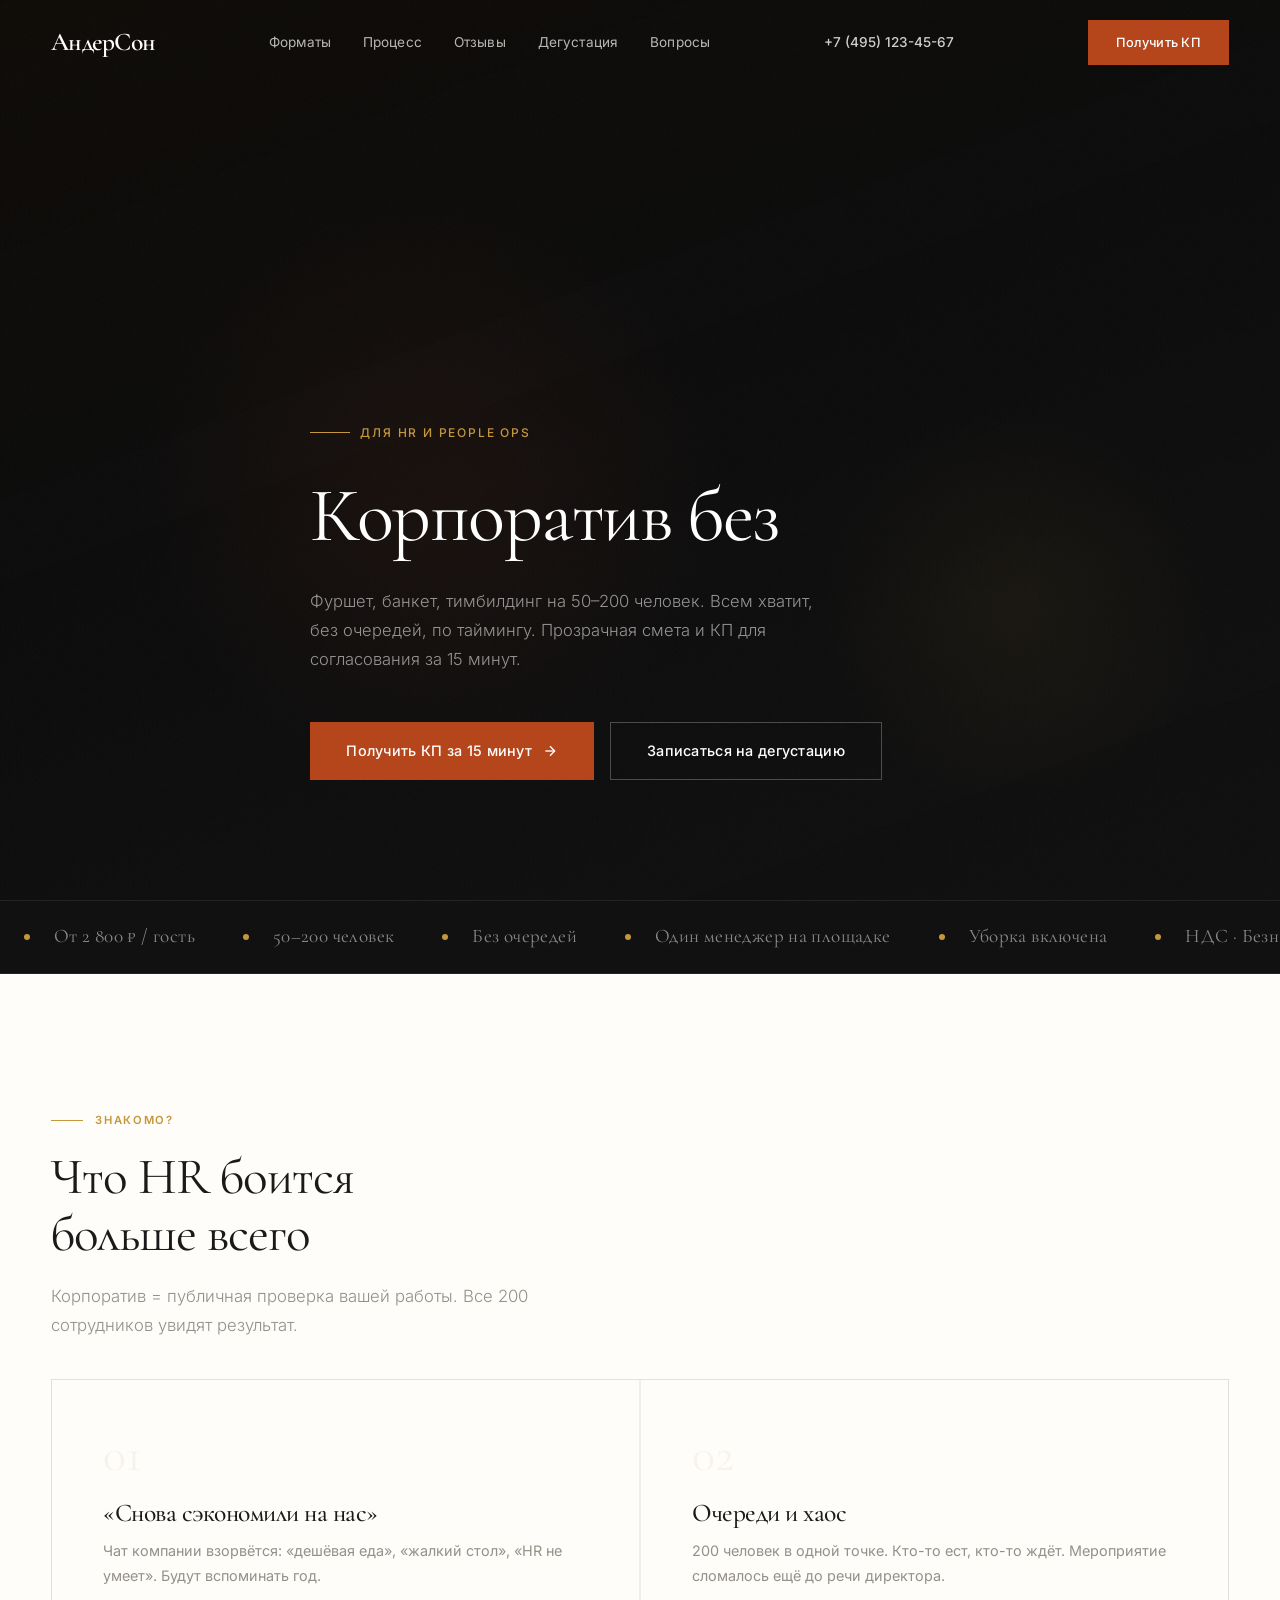
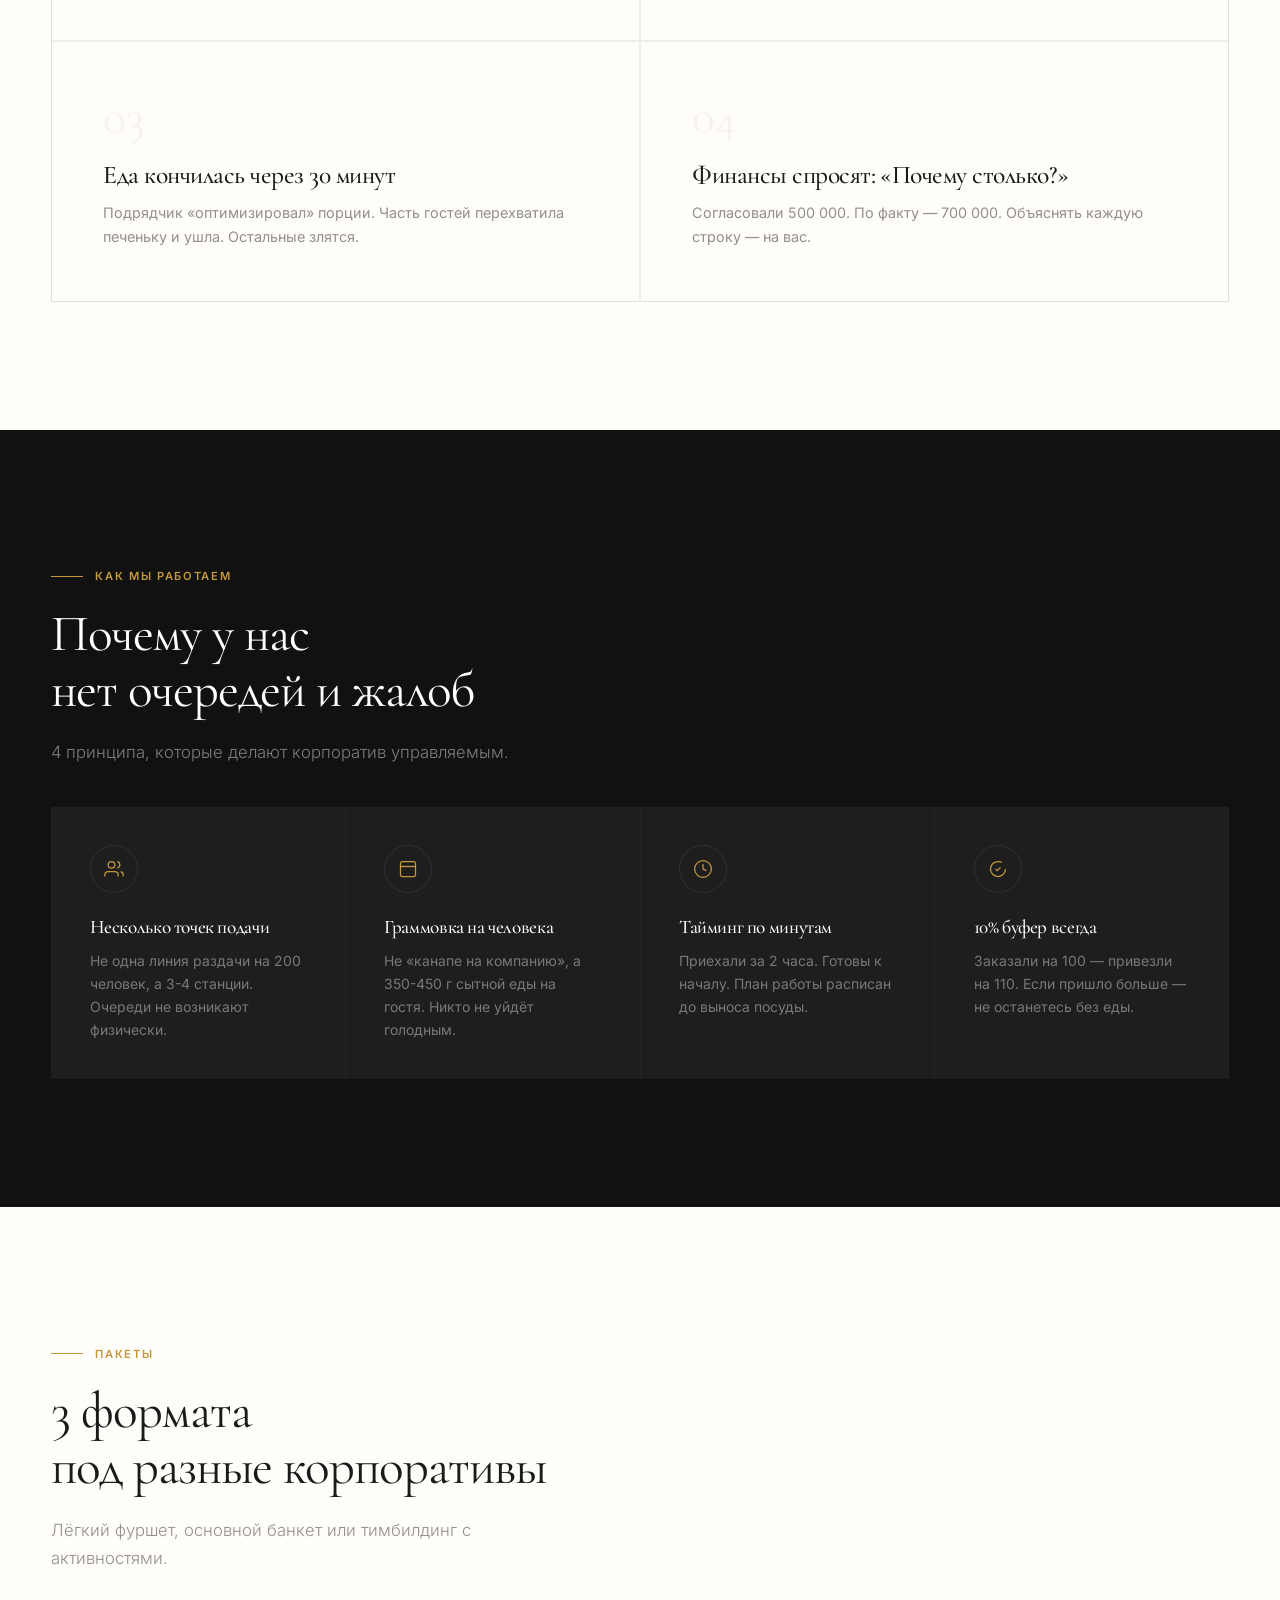
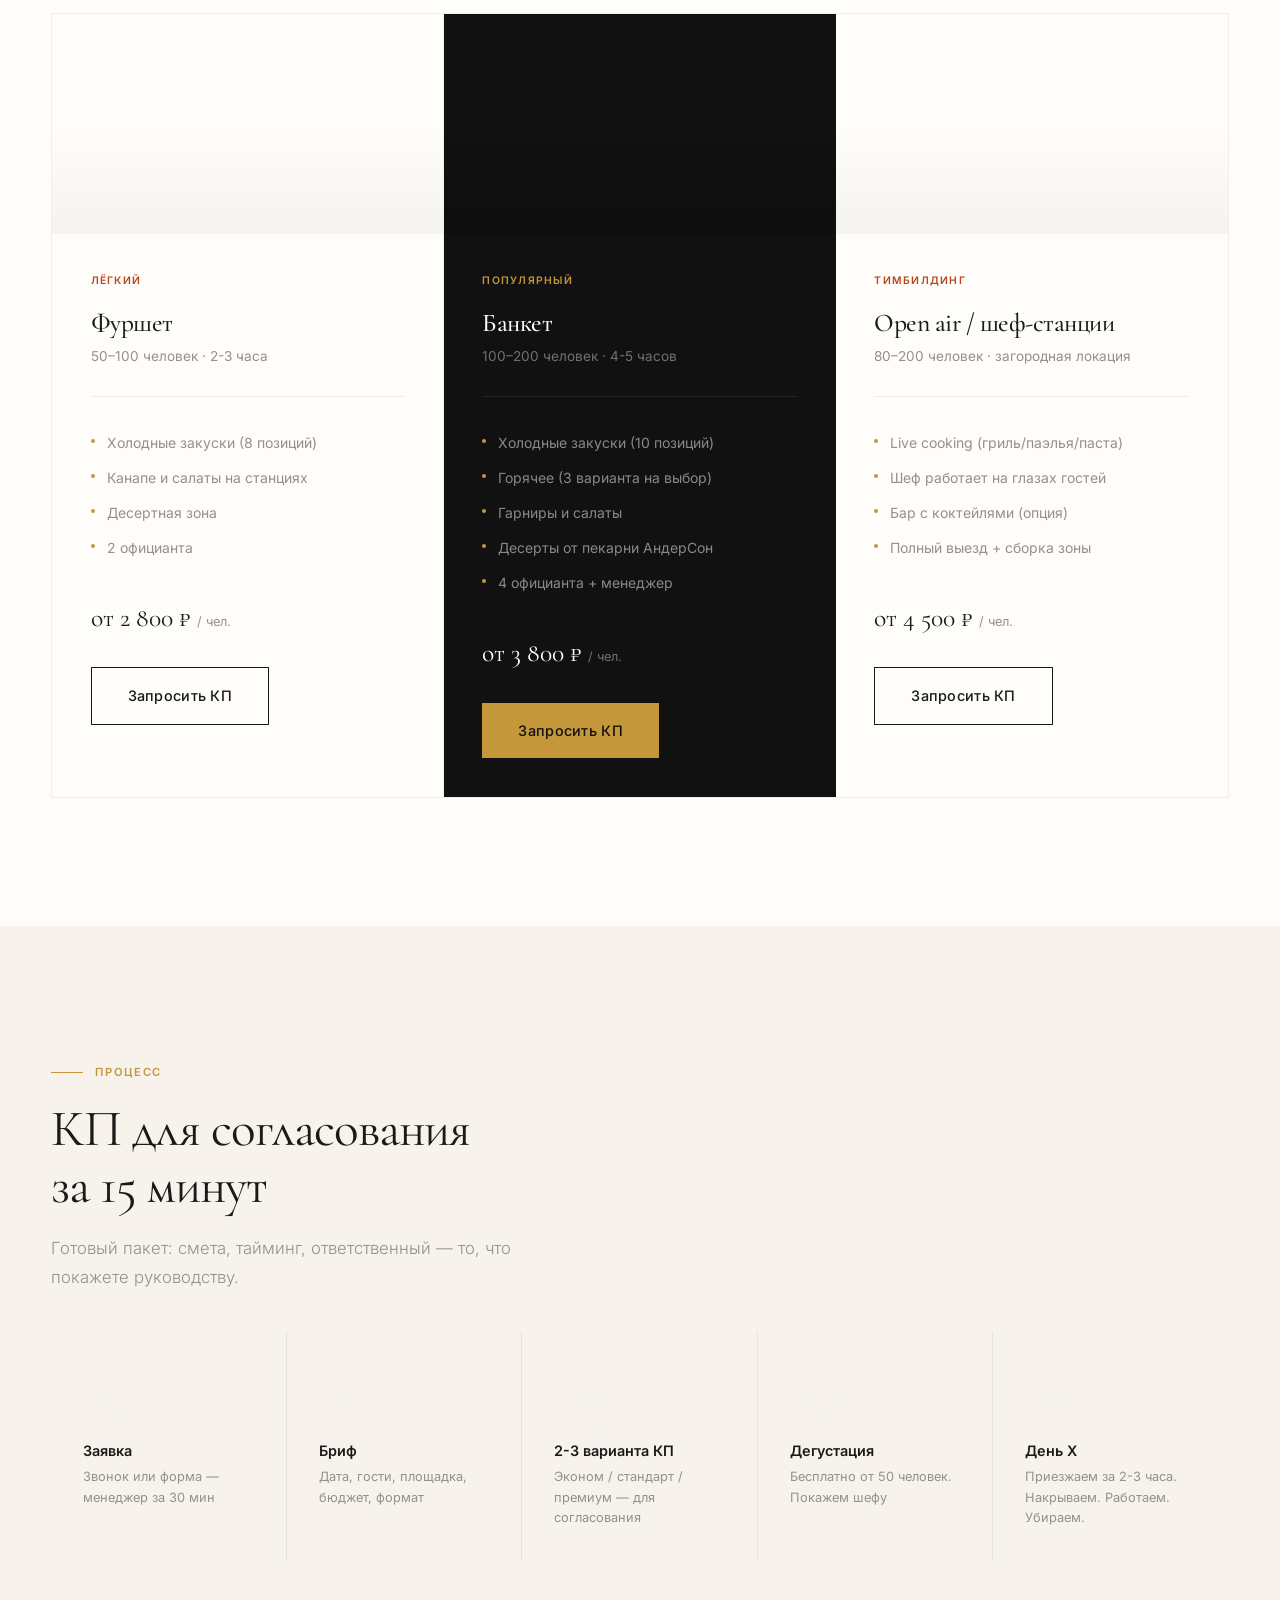
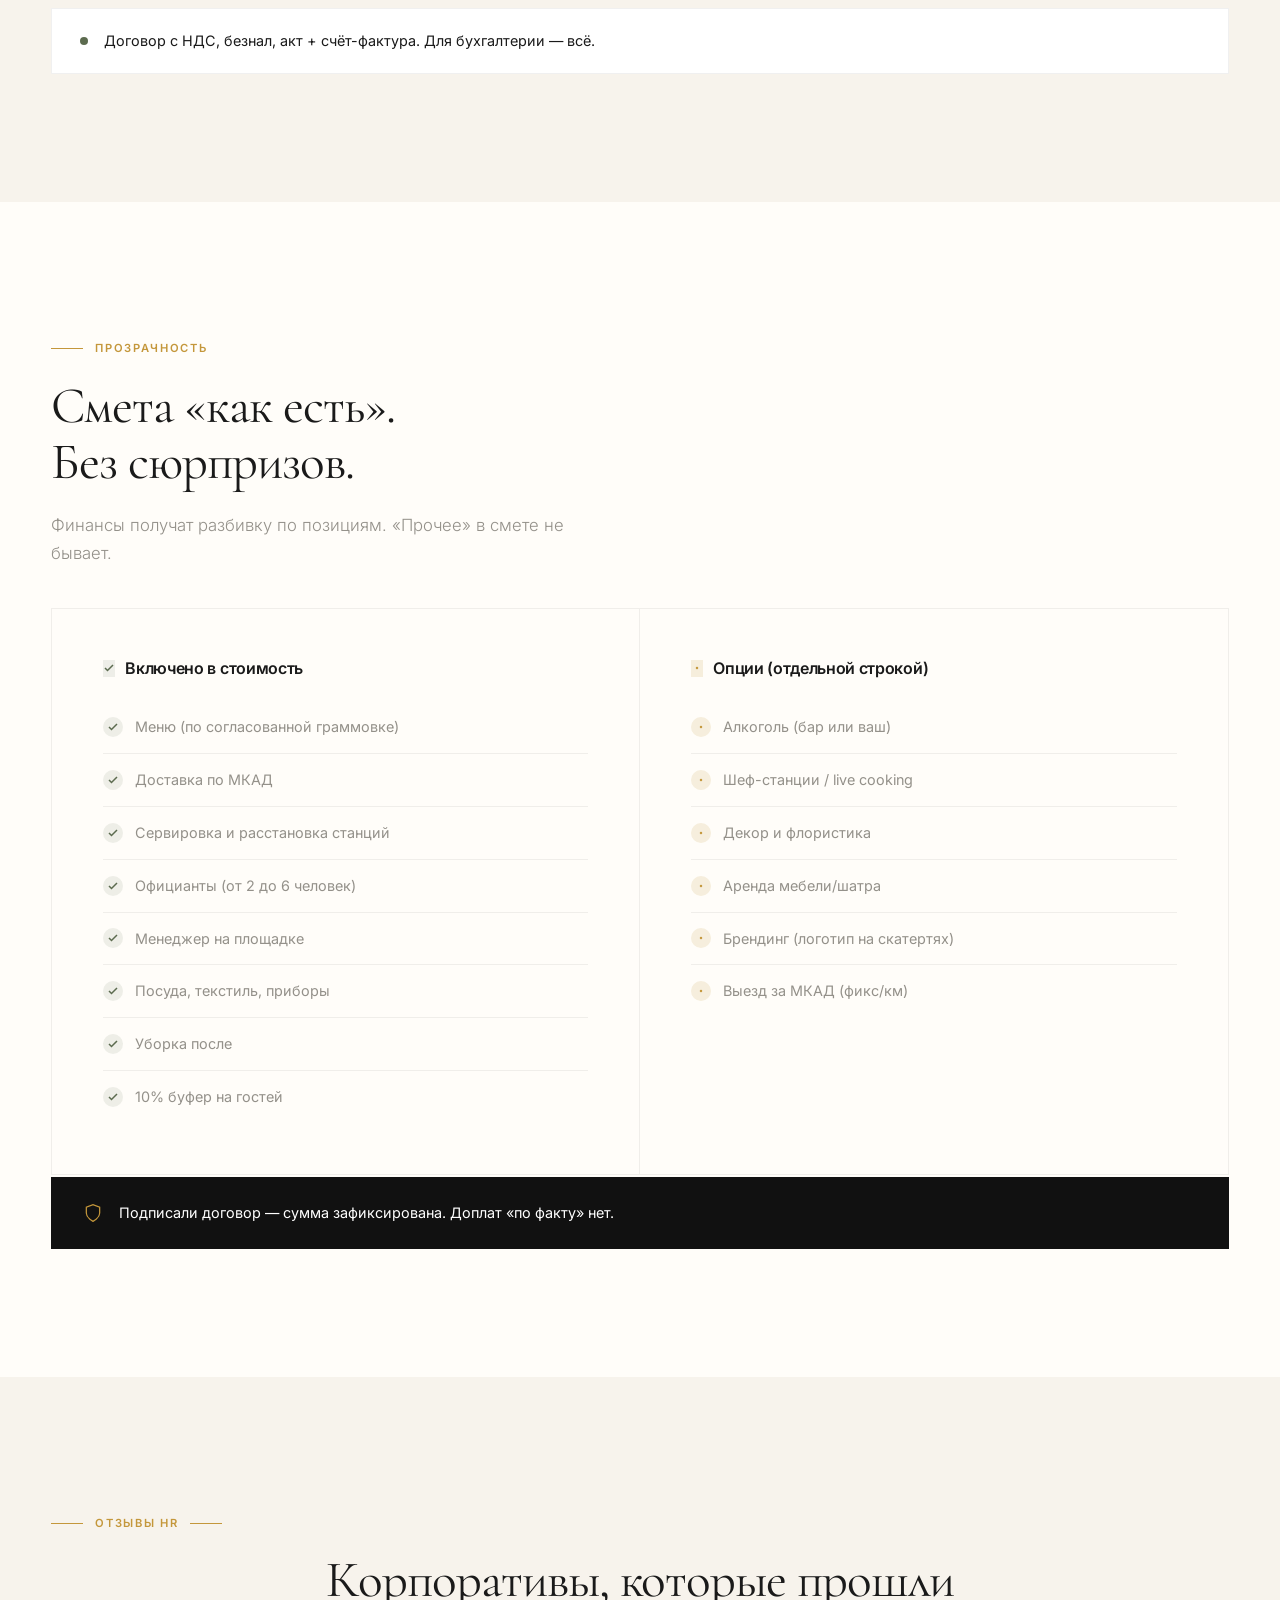
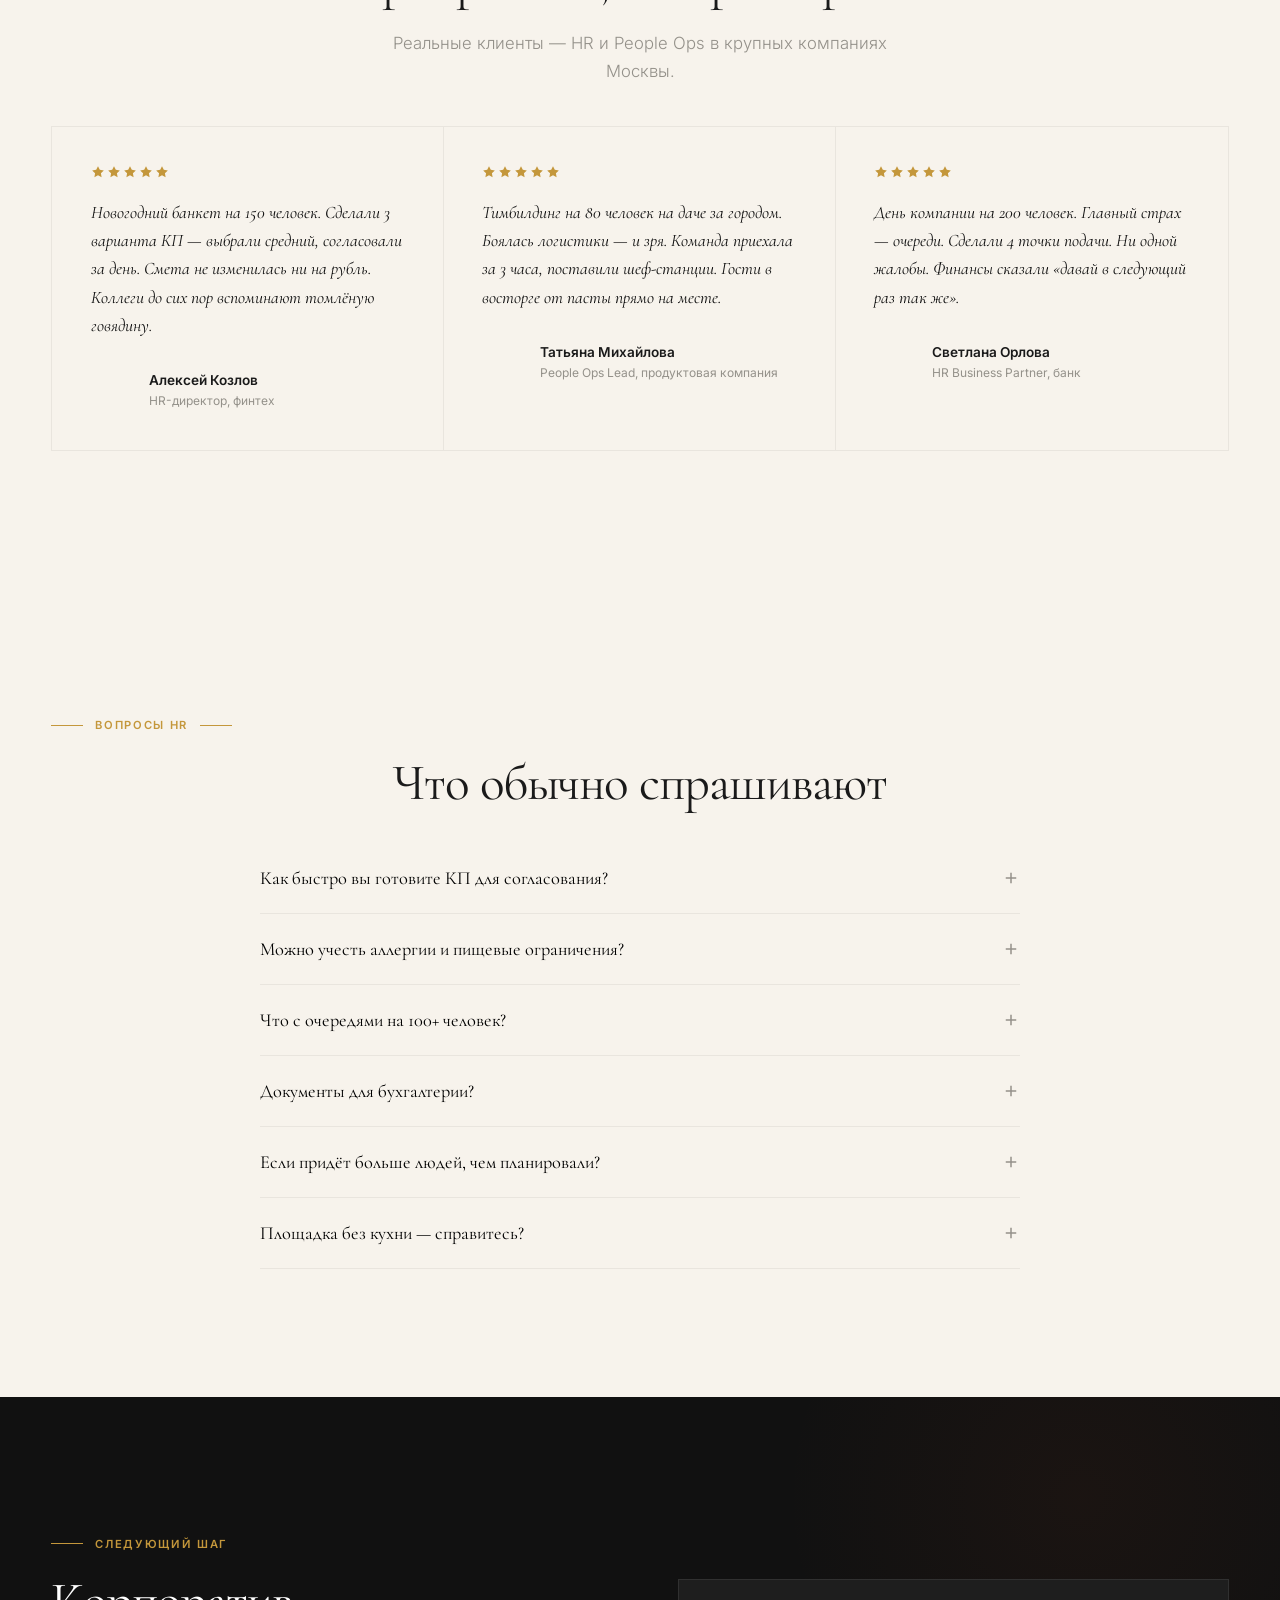
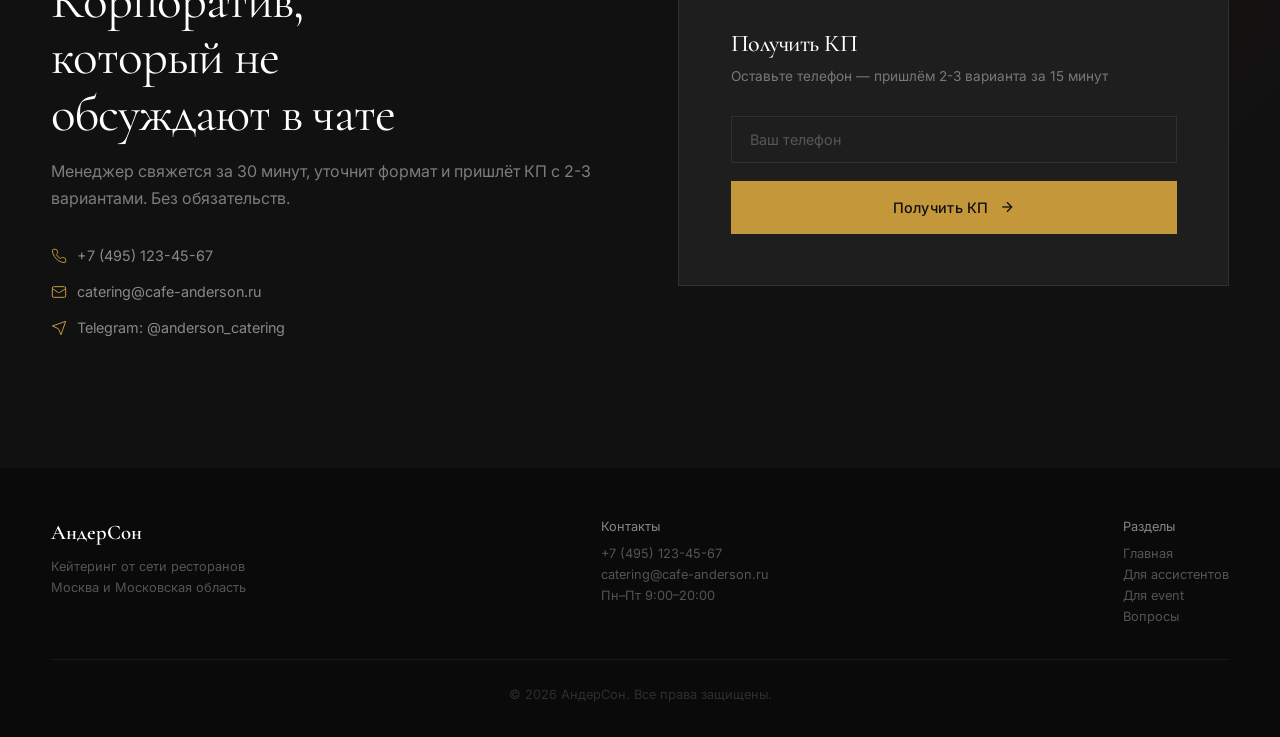
<file: dlya-hr.html>
<!DOCTYPE html>
<html lang="ru">
<head>
<meta charset="UTF-8">
<meta name="viewport" content="width=device-width, initial-scale=1.0">
<title>Кейтеринг для корпоративов и праздников — АндерСон</title>
<meta name="description" content="Кейтеринг на корпоративы 50-200 человек. Москва. Фуршет, банкет, тимбилдинг. Всем хватит, без очередей, по таймингу.">
<link rel="preconnect" href="https://fonts.googleapis.com">
<link rel="preconnect" href="https://fonts.gstatic.com" crossorigin>
<link href="https://fonts.googleapis.com/css2?family=Cormorant+Garamond:ital,wght@0,400;0,500;0,600;0,700;1,400;1,500&family=Inter:wght@300;400;500;600;700&display=swap" rel="stylesheet">
<link rel="stylesheet" href="styles.css">
</head>
<body>

<div class="scroll-progress" id="scrollProg"></div>

<header class="hdr" id="hdr">
  <div class="wrap">
    <a href="index.html" class="hdr-logo">АндерСон</a>
    <nav class="hdr-nav">
      <a href="index.html#formats">Форматы</a>
      <a href="index.html#process">Процесс</a>
      <a href="index.html#reviews">Отзывы</a>
      <a href="index.html#degustation">Дегустация</a>
      <a href="index.html#faq">Вопросы</a>
    </nav>
    <a href="tel:+74951234567" class="hdr-phone">+7 (495) 123-45-67</a>
    <div class="hdr-cta"><a href="#cta" class="btn btn-fill">Получить КП</a></div>
    <button class="hdr-burger" id="burger" aria-label="Меню"><span></span><span></span><span></span></button>
  </div>
</header>

<nav class="mnav" id="mnav">
  <a href="index.html" class="mnav-link">Главная</a>
  <a href="index.html#formats" class="mnav-link">Форматы</a>
  <a href="index.html#process" class="mnav-link">Процесс</a>
  <a href="index.html#reviews" class="mnav-link">Отзывы</a>
  <a href="#cta" class="mnav-link">Заявка</a>
  <a href="tel:+74951234567" class="mnav-phone mnav-link">+7 (495) 123-45-67</a>
</nav>

<!-- HERO -->
<section class="hero" id="hero">
  <div class="hero-bg parallax-bg" data-speed="0.3" style="background:url('https://images.unsplash.com/photo-1530062845289-9109b2c9c868?w=1920&q=80&fit=crop') center/cover no-repeat"></div>
  <div class="hero-grain"></div>
  <div class="hero-glow"></div>
  <div class="hero-glow2"></div>
  <div class="wrap">
    <div class="hero-label"><span class="line"></span><span>Для HR и People Ops</span></div>
    <h1>Корпоратив без <em class="grad-text">жалоб</em></h1>
    <p class="hero-lead">Фуршет, банкет, тимбилдинг на 50–200 человек. Всем хватит, без очередей, по таймингу. Прозрачная смета и КП для согласования за 15 минут.</p>
    <div class="hero-actions">
      <a href="#cta" class="btn btn-fill">Получить КП за 15 минут <svg width="16" height="16" viewBox="0 0 24 24" fill="none" stroke="currentColor" stroke-width="2"><path d="M5 12h14"/><path d="m12 5 7 7-7 7"/></svg></a>
      <a href="index.html#degustation" class="btn btn-inv">Записаться на дегустацию</a>
    </div>
  </div>
</section>

<div class="marquee-strip">
  <div class="marquee-track">
    <div class="marquee-item"><span class="dot"></span><span>От 2 800 ₽ / гость</span></div>
    <div class="marquee-item"><span class="dot"></span><span>50–200 человек</span></div>
    <div class="marquee-item"><span class="dot"></span><span>Без очередей</span></div>
    <div class="marquee-item"><span class="dot"></span><span>Один менеджер на площадке</span></div>
    <div class="marquee-item"><span class="dot"></span><span>Уборка включена</span></div>
    <div class="marquee-item"><span class="dot"></span><span>НДС · Безнал · Закрывающие</span></div>
    <div class="marquee-item"><span class="dot"></span><span>От 2 800 ₽ / гость</span></div>
    <div class="marquee-item"><span class="dot"></span><span>50–200 человек</span></div>
    <div class="marquee-item"><span class="dot"></span><span>Без очередей</span></div>
    <div class="marquee-item"><span class="dot"></span><span>Один менеджер на площадке</span></div>
    <div class="marquee-item"><span class="dot"></span><span>Уборка включена</span></div>
    <div class="marquee-item"><span class="dot"></span><span>НДС · Безнал · Закрывающие</span></div>
  </div>
</div>

<!-- PAIN -->
<section class="sec pain">
  <div class="wrap">
    <div class="sec-label rv"><span class="line"></span><span>Знакомо?</span></div>
    <h2 class="rv">Что HR боится<br>больше всего</h2>
    <p class="sec-sub rv">Корпоратив = публичная проверка вашей работы. Все 200 сотрудников увидят результат.</p>
    <div class="pain-grid">
      <div class="pain-card rv">
        <div class="pain-num">01</div>
        <h3>«Снова сэкономили на нас»</h3>
        <p>Чат компании взорвётся: «дешёвая еда», «жалкий стол», «HR не умеет». Будут вспоминать год.</p>
      </div>
      <div class="pain-card rv rv-d1">
        <div class="pain-num">02</div>
        <h3>Очереди и хаос</h3>
        <p>200 человек в одной точке. Кто-то ест, кто-то ждёт. Мероприятие сломалось ещё до речи директора.</p>
      </div>
      <div class="pain-card rv rv-d2">
        <div class="pain-num">03</div>
        <h3>Еда кончилась через 30 минут</h3>
        <p>Подрядчик «оптимизировал» порции. Часть гостей перехватила печеньку и ушла. Остальные злятся.</p>
      </div>
      <div class="pain-card rv rv-d3">
        <div class="pain-num">04</div>
        <h3>Финансы спросят: «Почему столько?»</h3>
        <p>Согласовали 500 000. По факту — 700 000. Объяснять каждую строку — на вас.</p>
      </div>
    </div>
  </div>
</section>

<!-- WHATS INCLUDED -->
<section class="sec approach">
  <div class="wrap">
    <div class="sec-label rv"><span class="line"></span><span>Как мы работаем</span></div>
    <h2 class="rv" style="color:#fff">Почему у нас<br>нет очередей и жалоб</h2>
    <p class="sec-sub rv">4 принципа, которые делают корпоратив управляемым.</p>
    <div class="approach-grid">
      <div class="approach-card rv">
        <div class="ico"><svg width="20" height="20" viewBox="0 0 24 24" fill="none" stroke="currentColor" stroke-width="1.5"><path d="M17 21v-2a4 4 0 0 0-4-4H5a4 4 0 0 0-4 4v2"/><circle cx="9" cy="7" r="4"/><path d="M23 21v-2a4 4 0 0 0-3-3.87"/><path d="M16 3.13a4 4 0 0 1 0 7.75"/></svg></div>
        <h3>Несколько точек подачи</h3>
        <p>Не одна линия раздачи на 200 человек, а 3-4 станции. Очереди не возникают физически.</p>
      </div>
      <div class="approach-card rv rv-d1">
        <div class="ico"><svg width="20" height="20" viewBox="0 0 24 24" fill="none" stroke="currentColor" stroke-width="1.5"><rect x="3" y="3" width="18" height="18" rx="2"/><path d="M3 9h18"/></svg></div>
        <h3>Граммовка на человека</h3>
        <p>Не «канапе на компанию», а 350-450 г сытной еды на гостя. Никто не уйдёт голодным.</p>
      </div>
      <div class="approach-card rv rv-d2">
        <div class="ico"><svg width="20" height="20" viewBox="0 0 24 24" fill="none" stroke="currentColor" stroke-width="1.5"><circle cx="12" cy="12" r="10"/><polyline points="12 6 12 12 16 14"/></svg></div>
        <h3>Тайминг по минутам</h3>
        <p>Приехали за 2 часа. Готовы к началу. План работы расписан до выноса посуды.</p>
      </div>
      <div class="approach-card rv rv-d3">
        <div class="ico"><svg width="20" height="20" viewBox="0 0 24 24" fill="none" stroke="currentColor" stroke-width="1.5"><path d="M9 12l2 2 4-4"/><path d="M21 12c0 4.97-4.03 9-9 9s-9-4.03-9-9 4.03-9 9-9c1.66 0 3.21.45 4.55 1.24"/></svg></div>
        <h3>10% буфер всегда</h3>
        <p>Заказали на 100 — привезли на 110. Если пришло больше — не останетесь без еды.</p>
      </div>
    </div>
  </div>
</section>

<!-- PRICING -->
<section class="sec formats">
  <div class="wrap">
    <div class="sec-label rv"><span class="line"></span><span>Пакеты</span></div>
    <h2 class="rv">3 формата<br>под разные корпоративы</h2>
    <p class="sec-sub rv">Лёгкий фуршет, основной банкет или тимбилдинг с активностями.</p>
    <div class="fmt-grid">
      <div class="fmt-card rv tilt-card">
        <div class="fmt-img" style="background-image:url('https://images.unsplash.com/photo-1555244162-803834f70033?w=600&q=80&fit=crop')"></div>
        <div class="fmt-body">
        <div class="fmt-badge">Лёгкий</div>
        <h3>Фуршет</h3>
        <p class="fmt-meta">50–100 человек · 2-3 часа</p>
        <ul class="fmt-list">
          <li>Холодные закуски (8 позиций)</li>
          <li>Канапе и салаты на станциях</li>
          <li>Десертная зона</li>
          <li>2 официанта</li>
        </ul>
        <div class="fmt-price">от 2 800 ₽ <small>/ чел.</small></div>
        <a href="#cta" class="btn btn-outline">Запросить КП</a>
        </div>
      </div>
      <div class="fmt-card featured rv rv-d1 tilt-card">
        <div class="fmt-img" style="background-image:url('https://images.unsplash.com/photo-1530062845289-9109b2c9c868?w=600&q=80&fit=crop')"></div>
        <div class="fmt-body">
        <div class="fmt-badge">Популярный</div>
        <h3>Банкет</h3>
        <p class="fmt-meta">100–200 человек · 4-5 часов</p>
        <ul class="fmt-list">
          <li>Холодные закуски (10 позиций)</li>
          <li>Горячее (3 варианта на выбор)</li>
          <li>Гарниры и салаты</li>
          <li>Десерты от пекарни АндерСон</li>
          <li>4 официанта + менеджер</li>
        </ul>
        <div class="fmt-price">от 3 800 ₽ <small>/ чел.</small></div>
        <a href="#cta" class="btn btn-fill">Запросить КП</a>
        </div>
      </div>
      <div class="fmt-card rv rv-d2 tilt-card">
        <div class="fmt-img" style="background-image:url('https://images.unsplash.com/photo-1543007630-9710e4a00a20?w=600&q=80&fit=crop')"></div>
        <div class="fmt-body">
        <div class="fmt-badge">Тимбилдинг</div>
        <h3>Open air / шеф-станции</h3>
        <p class="fmt-meta">80–200 человек · загородная локация</p>
        <ul class="fmt-list">
          <li>Live cooking (гриль/паэлья/паста)</li>
          <li>Шеф работает на глазах гостей</li>
          <li>Бар с коктейлями (опция)</li>
          <li>Полный выезд + сборка зоны</li>
        </ul>
        <div class="fmt-price">от 4 500 ₽ <small>/ чел.</small></div>
        <a href="#cta" class="btn btn-outline">Запросить КП</a>
        </div>
      </div>
    </div>
  </div>
</section>

<!-- PROCESS -->
<section class="sec process">
  <div class="wrap">
    <div class="sec-label rv"><span class="line"></span><span>Процесс</span></div>
    <h2 class="rv">КП для согласования<br>за 15 минут</h2>
    <p class="sec-sub rv">Готовый пакет: смета, тайминг, ответственный — то, что покажете руководству.</p>
    <div class="proc-grid">
      <div class="proc-step rv"><div class="num">01</div><div><h4>Заявка</h4><p>Звонок или форма — менеджер за 30 мин</p></div></div>
      <div class="proc-step rv rv-d1"><div class="num">02</div><div><h4>Бриф</h4><p>Дата, гости, площадка, бюджет, формат</p></div></div>
      <div class="proc-step rv rv-d2"><div class="num">03</div><div><h4>2-3 варианта КП</h4><p>Эконом / стандарт / премиум — для согласования</p></div></div>
      <div class="proc-step rv rv-d3"><div class="num">04</div><div><h4>Дегустация</h4><p>Бесплатно от 50 человек. Покажем шефу</p></div></div>
      <div class="proc-step rv rv-d4"><div class="num">05</div><div><h4>День X</h4><p>Приезжаем за 2-3 часа. Накрываем. Работаем. Убираем.</p></div></div>
    </div>
    <div class="proc-note rv">
      <span class="dot"></span>
      Договор с НДС, безнал, акт + счёт-фактура. Для бухгалтерии — всё.
    </div>
  </div>
</section>

<!-- TRANSPARENCY -->
<section class="sec transp">
  <div class="wrap">
    <div class="sec-label rv"><span class="line"></span><span>Прозрачность</span></div>
    <h2 class="rv">Смета «как есть».<br>Без сюрпризов.</h2>
    <p class="sec-sub rv">Финансы получат разбивку по позициям. «Прочее» в смете не бывает.</p>
    <div class="transp-grid rv-scale">
      <div class="transp-col">
        <h3><span class="ck ck-yes"><svg width="12" height="12" viewBox="0 0 24 24" fill="none" stroke="currentColor" stroke-width="3"><polyline points="20 6 9 17 4 12"/></svg></span>Включено в стоимость</h3>
        <ul>
          <li><span class="ck ck-yes"><svg width="12" height="12" viewBox="0 0 24 24" fill="none" stroke="currentColor" stroke-width="3"><polyline points="20 6 9 17 4 12"/></svg></span>Меню (по согласованной граммовке)</li>
          <li><span class="ck ck-yes"><svg width="12" height="12" viewBox="0 0 24 24" fill="none" stroke="currentColor" stroke-width="3"><polyline points="20 6 9 17 4 12"/></svg></span>Доставка по МКАД</li>
          <li><span class="ck ck-yes"><svg width="12" height="12" viewBox="0 0 24 24" fill="none" stroke="currentColor" stroke-width="3"><polyline points="20 6 9 17 4 12"/></svg></span>Сервировка и расстановка станций</li>
          <li><span class="ck ck-yes"><svg width="12" height="12" viewBox="0 0 24 24" fill="none" stroke="currentColor" stroke-width="3"><polyline points="20 6 9 17 4 12"/></svg></span>Официанты (от 2 до 6 человек)</li>
          <li><span class="ck ck-yes"><svg width="12" height="12" viewBox="0 0 24 24" fill="none" stroke="currentColor" stroke-width="3"><polyline points="20 6 9 17 4 12"/></svg></span>Менеджер на площадке</li>
          <li><span class="ck ck-yes"><svg width="12" height="12" viewBox="0 0 24 24" fill="none" stroke="currentColor" stroke-width="3"><polyline points="20 6 9 17 4 12"/></svg></span>Посуда, текстиль, приборы</li>
          <li><span class="ck ck-yes"><svg width="12" height="12" viewBox="0 0 24 24" fill="none" stroke="currentColor" stroke-width="3"><polyline points="20 6 9 17 4 12"/></svg></span>Уборка после</li>
          <li><span class="ck ck-yes"><svg width="12" height="12" viewBox="0 0 24 24" fill="none" stroke="currentColor" stroke-width="3"><polyline points="20 6 9 17 4 12"/></svg></span>10% буфер на гостей</li>
        </ul>
      </div>
      <div class="transp-col">
        <h3><span class="ck ck-opt"><svg width="12" height="12" viewBox="0 0 24 24" fill="none" stroke="currentColor" stroke-width="3"><circle cx="12" cy="12" r="1"/></svg></span>Опции (отдельной строкой)</h3>
        <ul>
          <li><span class="ck ck-opt"><svg width="12" height="12" viewBox="0 0 24 24" fill="none" stroke="currentColor" stroke-width="3"><circle cx="12" cy="12" r="1"/></svg></span>Алкоголь (бар или ваш)</li>
          <li><span class="ck ck-opt"><svg width="12" height="12" viewBox="0 0 24 24" fill="none" stroke="currentColor" stroke-width="3"><circle cx="12" cy="12" r="1"/></svg></span>Шеф-станции / live cooking</li>
          <li><span class="ck ck-opt"><svg width="12" height="12" viewBox="0 0 24 24" fill="none" stroke="currentColor" stroke-width="3"><circle cx="12" cy="12" r="1"/></svg></span>Декор и флористика</li>
          <li><span class="ck ck-opt"><svg width="12" height="12" viewBox="0 0 24 24" fill="none" stroke="currentColor" stroke-width="3"><circle cx="12" cy="12" r="1"/></svg></span>Аренда мебели/шатра</li>
          <li><span class="ck ck-opt"><svg width="12" height="12" viewBox="0 0 24 24" fill="none" stroke="currentColor" stroke-width="3"><circle cx="12" cy="12" r="1"/></svg></span>Брендинг (логотип на скатертях)</li>
          <li><span class="ck ck-opt"><svg width="12" height="12" viewBox="0 0 24 24" fill="none" stroke="currentColor" stroke-width="3"><circle cx="12" cy="12" r="1"/></svg></span>Выезд за МКАД (фикс/км)</li>
        </ul>
      </div>
    </div>
    <div class="transp-banner rv">
      <svg width="20" height="20" viewBox="0 0 24 24" fill="none" stroke="currentColor" stroke-width="1.5"><path d="M12 22s8-4 8-10V5l-8-3-8 3v7c0 6 8 10 8 10z"/></svg>
      Подписали договор — сумма зафиксирована. Доплат «по факту» нет.
    </div>
  </div>
</section>

<!-- REVIEWS -->
<section class="sec reviews">
  <div class="wrap">
    <div class="sec-label rv" style="text-align:center;justify-content:center"><span class="line"></span><span>Отзывы HR</span><span class="line"></span></div>
    <h2 class="rv" style="text-align:center">Корпоративы, которые прошли</h2>
    <p class="sec-sub rv" style="text-align:center;margin-left:auto;margin-right:auto">Реальные клиенты — HR и People Ops в крупных компаниях Москвы.</p>
    <div class="rev-grid">
      <div class="rev-card rv">
        <div class="rev-stars"><svg width="14" height="14" viewBox="0 0 24 24" fill="currentColor"><polygon points="12 2 15.09 8.26 22 9.27 17 14.14 18.18 21.02 12 17.77 5.82 21.02 7 14.14 2 9.27 8.91 8.26"/></svg><svg width="14" height="14" viewBox="0 0 24 24" fill="currentColor"><polygon points="12 2 15.09 8.26 22 9.27 17 14.14 18.18 21.02 12 17.77 5.82 21.02 7 14.14 2 9.27 8.91 8.26"/></svg><svg width="14" height="14" viewBox="0 0 24 24" fill="currentColor"><polygon points="12 2 15.09 8.26 22 9.27 17 14.14 18.18 21.02 12 17.77 5.82 21.02 7 14.14 2 9.27 8.91 8.26"/></svg><svg width="14" height="14" viewBox="0 0 24 24" fill="currentColor"><polygon points="12 2 15.09 8.26 22 9.27 17 14.14 18.18 21.02 12 17.77 5.82 21.02 7 14.14 2 9.27 8.91 8.26"/></svg><svg width="14" height="14" viewBox="0 0 24 24" fill="currentColor"><polygon points="12 2 15.09 8.26 22 9.27 17 14.14 18.18 21.02 12 17.77 5.82 21.02 7 14.14 2 9.27 8.91 8.26"/></svg></div>
        <p class="rev-text">Новогодний банкет на 150 человек. Сделали 3 варианта КП — выбрали средний, согласовали за день. Смета не изменилась ни на рубль. Коллеги до сих пор вспоминают томлёную говядину.</p>
        <div class="rev-author"><div class="rev-ava" style="background-image:url('https://images.unsplash.com/photo-1472099645785-5658abf4ff4e?w=100&q=80&fit=crop&crop=face')"></div><div><p class="rev-name">Алексей Козлов</p><p class="rev-role">HR-директор, финтех</p></div></div>
      </div>
      <div class="rev-card rv rv-d1">
        <div class="rev-stars"><svg width="14" height="14" viewBox="0 0 24 24" fill="currentColor"><polygon points="12 2 15.09 8.26 22 9.27 17 14.14 18.18 21.02 12 17.77 5.82 21.02 7 14.14 2 9.27 8.91 8.26"/></svg><svg width="14" height="14" viewBox="0 0 24 24" fill="currentColor"><polygon points="12 2 15.09 8.26 22 9.27 17 14.14 18.18 21.02 12 17.77 5.82 21.02 7 14.14 2 9.27 8.91 8.26"/></svg><svg width="14" height="14" viewBox="0 0 24 24" fill="currentColor"><polygon points="12 2 15.09 8.26 22 9.27 17 14.14 18.18 21.02 12 17.77 5.82 21.02 7 14.14 2 9.27 8.91 8.26"/></svg><svg width="14" height="14" viewBox="0 0 24 24" fill="currentColor"><polygon points="12 2 15.09 8.26 22 9.27 17 14.14 18.18 21.02 12 17.77 5.82 21.02 7 14.14 2 9.27 8.91 8.26"/></svg><svg width="14" height="14" viewBox="0 0 24 24" fill="currentColor"><polygon points="12 2 15.09 8.26 22 9.27 17 14.14 18.18 21.02 12 17.77 5.82 21.02 7 14.14 2 9.27 8.91 8.26"/></svg></div>
        <p class="rev-text">Тимбилдинг на 80 человек на даче за городом. Боялась логистики — и зря. Команда приехала за 3 часа, поставили шеф-станции. Гости в восторге от пасты прямо на месте.</p>
        <div class="rev-author"><div class="rev-ava" style="background-image:url('https://images.unsplash.com/photo-1573496359142-b8d87734a5a2?w=100&q=80&fit=crop&crop=face')"></div><div><p class="rev-name">Татьяна Михайлова</p><p class="rev-role">People Ops Lead, продуктовая компания</p></div></div>
      </div>
      <div class="rev-card rv rv-d2">
        <div class="rev-stars"><svg width="14" height="14" viewBox="0 0 24 24" fill="currentColor"><polygon points="12 2 15.09 8.26 22 9.27 17 14.14 18.18 21.02 12 17.77 5.82 21.02 7 14.14 2 9.27 8.91 8.26"/></svg><svg width="14" height="14" viewBox="0 0 24 24" fill="currentColor"><polygon points="12 2 15.09 8.26 22 9.27 17 14.14 18.18 21.02 12 17.77 5.82 21.02 7 14.14 2 9.27 8.91 8.26"/></svg><svg width="14" height="14" viewBox="0 0 24 24" fill="currentColor"><polygon points="12 2 15.09 8.26 22 9.27 17 14.14 18.18 21.02 12 17.77 5.82 21.02 7 14.14 2 9.27 8.91 8.26"/></svg><svg width="14" height="14" viewBox="0 0 24 24" fill="currentColor"><polygon points="12 2 15.09 8.26 22 9.27 17 14.14 18.18 21.02 12 17.77 5.82 21.02 7 14.14 2 9.27 8.91 8.26"/></svg><svg width="14" height="14" viewBox="0 0 24 24" fill="currentColor"><polygon points="12 2 15.09 8.26 22 9.27 17 14.14 18.18 21.02 12 17.77 5.82 21.02 7 14.14 2 9.27 8.91 8.26"/></svg></div>
        <p class="rev-text">День компании на 200 человек. Главный страх — очереди. Сделали 4 точки подачи. Ни одной жалобы. Финансы сказали «давай в следующий раз так же».</p>
        <div class="rev-author"><div class="rev-ava" style="background-image:url('https://images.unsplash.com/photo-1531123897727-8f129e1688ce?w=100&q=80&fit=crop&crop=face')"></div><div><p class="rev-name">Светлана Орлова</p><p class="rev-role">HR Business Partner, банк</p></div></div>
      </div>
    </div>
  </div>
</section>

<!-- FAQ -->
<section class="sec faq">
  <div class="wrap">
    <div class="sec-label rv" style="text-align:center;justify-content:center"><span class="line"></span><span>Вопросы HR</span><span class="line"></span></div>
    <h2 class="rv" style="text-align:center">Что обычно спрашивают</h2>
    <div class="faq-list">
      <div class="faq-item rv"><button class="faq-q">Как быстро вы готовите КП для согласования?<svg width="18" height="18" viewBox="0 0 24 24" fill="none" stroke="currentColor" stroke-width="2"><line x1="12" y1="5" x2="12" y2="19"/><line x1="5" y1="12" x2="19" y2="12"/></svg></button><div class="faq-a"><p>Базовое КП — за 15 минут после брифа. Расширенный пакет с 2-3 вариантами — за 1 рабочий день.</p></div></div>
      <div class="faq-item rv"><button class="faq-q">Можно учесть аллергии и пищевые ограничения?<svg width="18" height="18" viewBox="0 0 24 24" fill="none" stroke="currentColor" stroke-width="2"><line x1="12" y1="5" x2="12" y2="19"/><line x1="5" y1="12" x2="19" y2="12"/></svg></button><div class="faq-a"><p>Да. Веганы, безглютеновое, халяль, без лактозы — отдельные позиции с именными табличками.</p></div></div>
      <div class="faq-item rv"><button class="faq-q">Что с очередями на 100+ человек?<svg width="18" height="18" viewBox="0 0 24 24" fill="none" stroke="currentColor" stroke-width="2"><line x1="12" y1="5" x2="12" y2="19"/><line x1="5" y1="12" x2="19" y2="12"/></svg></button><div class="faq-a"><p>Делаем несколько точек подачи. На 100 человек — 2-3 станции. На 200 — 4-5. Очередей нет физически.</p></div></div>
      <div class="faq-item rv"><button class="faq-q">Документы для бухгалтерии?<svg width="18" height="18" viewBox="0 0 24 24" fill="none" stroke="currentColor" stroke-width="2"><line x1="12" y1="5" x2="12" y2="19"/><line x1="5" y1="12" x2="19" y2="12"/></svg></button><div class="faq-a"><p>Полный пакет: договор, счёт, акт, счёт-фактура. С НДС. Безнал. ЭДО при необходимости.</p></div></div>
      <div class="faq-item rv"><button class="faq-q">Если придёт больше людей, чем планировали?<svg width="18" height="18" viewBox="0 0 24 24" fill="none" stroke="currentColor" stroke-width="2"><line x1="12" y1="5" x2="12" y2="19"/><line x1="5" y1="12" x2="19" y2="12"/></svg></button><div class="faq-a"><p>В смете заложен 10% буфер. Если ещё больше — менеджер на площадке оперативно довезёт порции.</p></div></div>
      <div class="faq-item rv"><button class="faq-q">Площадка без кухни — справитесь?<svg width="18" height="18" viewBox="0 0 24 24" fill="none" stroke="currentColor" stroke-width="2"><line x1="12" y1="5" x2="12" y2="19"/><line x1="5" y1="12" x2="19" y2="12"/></svg></button><div class="faq-a"><p>Да. Привозим выездное оборудование — тепловые шкафы, грили, кофе-станции. Нужны только розетки.</p></div></div>
    </div>
  </div>
</section>

<!-- FINAL CTA -->
<section class="cta-final" id="cta">
  <div class="glow"></div>
  <div class="wrap">
    <div class="cta-text rv">
      <div class="sec-label"><span class="line"></span><span style="color:var(--gold)">Следующий шаг</span></div>
      <h2>Корпоратив,<br>который не<br>обсуждают в чате</h2>
      <p>Менеджер свяжется за 30 минут, уточнит формат и пришлёт КП с 2-3 вариантами. Без обязательств.</p>
      <div class="cta-contacts">
        <a href="tel:+74951234567" class="cta-contact"><svg width="16" height="16" viewBox="0 0 24 24" fill="none" stroke="currentColor" stroke-width="1.5"><path d="M22 16.92v3a2 2 0 0 1-2.18 2 19.79 19.79 0 0 1-8.63-3.07 19.5 19.5 0 0 1-6-6A19.79 19.79 0 0 1 2.12 4.11 2 2 0 0 1 4.11 2h3a2 2 0 0 1 2 1.72c.127.96.361 1.903.7 2.81a2 2 0 0 1-.45 2.11L8.09 9.91a16 16 0 0 0 6 6l1.27-1.27a2 2 0 0 1 2.11-.45c.907.339 1.85.573 2.81.7A2 2 0 0 1 22 16.92z"/></svg>+7 (495) 123-45-67</a>
        <a href="mailto:catering@cafe-anderson.ru" class="cta-contact"><svg width="16" height="16" viewBox="0 0 24 24" fill="none" stroke="currentColor" stroke-width="1.5"><rect x="2" y="4" width="20" height="16" rx="2"/><path d="m22 7-8.97 5.7a1.94 1.94 0 0 1-2.06 0L2 7"/></svg>catering@cafe-anderson.ru</a>
        <a href="#" class="cta-contact"><svg width="16" height="16" viewBox="0 0 24 24" fill="none" stroke="currentColor" stroke-width="1.5"><path d="m22 2-7 20-4-9-9-4z"/></svg>Telegram: @anderson_catering</a>
      </div>
    </div>
    <div class="cta-form rv rv-d1" id="formWrap">
      <h3>Получить КП</h3>
      <p>Оставьте телефон — пришлём 2-3 варианта за 15 минут</p>
      <form id="leadForm">
        <div class="f-group"><input type="tel" name="phone" placeholder="Ваш телефон" required></div>
        <button type="submit" class="btn btn-fill">Получить КП <svg width="16" height="16" viewBox="0 0 24 24" fill="none" stroke="currentColor" stroke-width="2"><path d="M5 12h14"/><path d="m12 5 7 7-7 7"/></svg></button>
      </form>
    </div>
    <div class="form-ok" id="formOk">
      <div class="chk"><svg width="28" height="28" viewBox="0 0 24 24" fill="none" stroke="currentColor" stroke-width="2"><polyline points="20 6 9 17 4 12"/></svg></div>
      <h3>Заявка отправлена</h3>
      <p>Менеджер свяжется в течение 30 минут</p>
    </div>
  </div>
</section>

<footer class="ftr">
  <div class="wrap">
    <div class="ftr-inner">
      <div><div class="ftr-logo">АндерСон</div><p>Кейтеринг от сети ресторанов<br>Москва и Московская область</p></div>
      <div><p style="color:rgba(255,255,255,0.5);margin-bottom:6px">Контакты</p><p>+7 (495) 123-45-67</p><p>catering@cafe-anderson.ru</p><p>Пн–Пт 9:00–20:00</p></div>
      <div><p style="color:rgba(255,255,255,0.5);margin-bottom:6px">Разделы</p><p><a href="index.html">Главная</a></p><p><a href="dlya-assistentov.html">Для ассистентов</a></p><p><a href="dlya-event.html">Для event</a></p><p><a href="index.html#faq">Вопросы</a></p></div>
    </div>
    <p class="ftr-copy">&copy; 2026 АндерСон. Все права защищены.</p>
  </div>
</footer>

<button class="to-top" id="toTop" aria-label="Наверх"><svg width="18" height="18" viewBox="0 0 24 24" fill="none" stroke="currentColor" stroke-width="2.5"><polyline points="18 15 12 9 6 15"/></svg></button>

<div class="m-cta" id="mCta"><a href="#cta" class="btn btn-fill">Получить КП</a></div>

<script src="scripts.js"></script>
</body>
</html>
</file>
<file: styles.css>
*,*::before,*::after{box-sizing:border-box;margin:0;padding:0}
html{scroll-behavior:smooth;font-size:16px;scroll-padding-top:80px}
body{font-family:'Inter',sans-serif;color:#1a1a1a;background:#FFFDF9;line-height:1.65;-webkit-font-smoothing:antialiased;overflow-x:hidden}
img{max-width:100%;display:block}
a{color:inherit;text-decoration:none}
ul{list-style:none}
button{cursor:pointer;border:none;background:none;font-family:inherit}
input,textarea{font-family:inherit;font-size:inherit}

:root{
  --serif:'Cormorant Garamond',Georgia,serif;
  --sans:'Inter',-apple-system,sans-serif;
  --cream:#FFFDF9;
  --cream-dark:#F7F3EC;
  --charcoal:#111111;
  --charcoal-soft:#1E1E1E;
  --warm-gray:#94918A;
  --warm-gray-light:#C4C0B8;
  --terra:#B5451B;
  --terra-deep:#8C3514;
  --gold:#C4973B;
  --gold-soft:rgba(196,151,59,0.15);
  --olive:#5C6B4F;
  --border-light:rgba(0,0,0,0.06);
  --border-dark:rgba(255,255,255,0.08);
}

/* === TYPOGRAPHY === */
h1,h2,h3,h4{font-family:var(--serif);font-weight:500;line-height:1.1;letter-spacing:-0.02em}
h1{font-size:clamp(3rem,6vw,5.5rem);font-weight:400}
h2{font-size:clamp(2rem,4vw,3.5rem);font-weight:400}
h3{font-size:clamp(1.25rem,2vw,1.75rem)}
.text-sm{font-size:0.875rem}
.text-xs{font-size:0.75rem;letter-spacing:0.1em;text-transform:uppercase;font-weight:600}

/* === LAYOUT === */
.wrap{max-width:1280px;margin:0 auto;padding:0 clamp(20px,4vw,64px)}
.sec{padding:clamp(80px,10vw,140px) 0}

/* === BUTTONS === */
.btn{display:inline-flex;align-items:center;gap:10px;font-size:0.9rem;font-weight:500;letter-spacing:0.02em;transition:all .4s cubic-bezier(.25,.46,.45,.94)}
.btn-fill{padding:16px 36px;background:var(--terra);color:#fff;border-radius:0}
.btn-fill:hover{background:var(--terra-deep);transform:translateY(-2px);box-shadow:0 12px 32px rgba(181,69,27,0.25)}
.btn-outline{padding:16px 36px;border:1px solid;border-radius:0}
.btn-outline:hover{background:var(--charcoal);color:#fff;border-color:var(--charcoal)}
.btn-ghost{padding:8px 0;position:relative}
.btn-ghost::after{content:'';position:absolute;bottom:4px;left:0;width:0;height:1px;background:currentColor;transition:width .4s}
.btn-ghost:hover::after{width:100%}
.btn-inv{padding:16px 36px;border:1px solid rgba(255,255,255,0.25);color:#fff;border-radius:0}
.btn-inv:hover{background:#fff;color:var(--charcoal);border-color:#fff}
.btn svg{transition:transform .3s}
.btn:hover svg{transform:translateX(4px)}

/* === HEADER === */
.hdr{position:fixed;top:0;left:0;right:0;z-index:100;padding:20px 0;transition:all .5s}
.hdr.scrolled{background:rgba(255,253,249,0.95);backdrop-filter:blur(20px);box-shadow:0 1px 0 var(--border-light);padding:14px 0}
.hdr .wrap{display:flex;align-items:center;justify-content:space-between}
.hdr-logo{font-family:var(--serif);font-size:1.6rem;font-weight:600;color:#fff;letter-spacing:-0.03em;transition:color .5s}
.hdr.scrolled .hdr-logo{color:var(--charcoal)}
.hdr-nav{display:flex;gap:32px;align-items:center}
.hdr-nav a{font-size:.85rem;font-weight:400;color:rgba(255,255,255,0.7);letter-spacing:0.01em;transition:color .3s}
.hdr-nav a:hover{color:#fff}
.hdr.scrolled .hdr-nav a{color:var(--warm-gray)}
.hdr.scrolled .hdr-nav a:hover{color:var(--charcoal)}
.hdr-phone{font-size:.85rem;font-weight:500;color:rgba(255,255,255,0.8);transition:color .5s}
.hdr.scrolled .hdr-phone{color:var(--charcoal)}
.hdr-cta{margin-left:20px}
.hdr-cta .btn-fill{padding:12px 28px;font-size:.8rem}
.hdr.scrolled .hdr-cta .btn-fill{background:var(--charcoal)}
.hdr.scrolled .hdr-cta .btn-fill:hover{background:var(--terra)}
.hdr-dropdown{position:relative;display:inline-block}
.hdr-dropdown-trigger{display:inline-flex;align-items:center;gap:6px;cursor:pointer}
.hdr-dropdown-trigger svg{transition:transform .3s;opacity:.6}
.hdr-dropdown:hover .hdr-dropdown-trigger svg{transform:rotate(180deg)}
.hdr-dropdown-menu{position:absolute;top:100%;left:-20px;padding-top:20px;opacity:0;visibility:hidden;transform:translateY(-8px);transition:all .3s;min-width:300px;z-index:110}
.hdr-dropdown:hover .hdr-dropdown-menu{opacity:1;visibility:visible;transform:translateY(0)}
.hdr-dropdown-menu a{display:flex;flex-direction:column;gap:2px;padding:14px 20px;background:#fff;border:1px solid var(--border-light);border-bottom:none;transition:background .2s}
.hdr-dropdown-menu a:last-child{border-bottom:1px solid var(--border-light)}
.hdr-dropdown-menu a:hover{background:var(--cream)}
.hdr-dropdown-menu a strong{font-family:var(--serif);font-size:1.05rem;font-weight:500;color:var(--charcoal);letter-spacing:-0.01em}
.hdr-dropdown-menu a span{font-size:.72rem;color:var(--warm-gray)}
.hdr:not(.scrolled) .hdr-dropdown-menu a{background:rgba(17,17,17,0.92);backdrop-filter:blur(12px);border-color:rgba(255,255,255,0.08)}
.hdr:not(.scrolled) .hdr-dropdown-menu a:hover{background:rgba(30,30,30,0.95)}
.hdr:not(.scrolled) .hdr-dropdown-menu a strong{color:#fff}
.hdr:not(.scrolled) .hdr-dropdown-menu a span{color:rgba(255,255,255,0.5)}
.hdr-burger{display:none;width:32px;height:24px;position:relative;z-index:101}
.hdr-burger span{display:block;position:absolute;left:0;right:0;height:1.5px;background:#fff;transition:all .4s;border-radius:1px}
.hdr.scrolled .hdr-burger span{background:var(--charcoal)}
.hdr-burger span:nth-child(1){top:0}
.hdr-burger span:nth-child(2){top:50%;transform:translateY(-50%)}
.hdr-burger span:nth-child(3){bottom:0}
.hdr-burger.open span:nth-child(1){top:50%;transform:translateY(-50%) rotate(45deg)}
.hdr-burger.open span:nth-child(2){opacity:0}
.hdr-burger.open span:nth-child(3){bottom:50%;transform:translateY(50%) rotate(-45deg)}
.hdr-burger.open span{background:#fff!important}

/* === MOBILE NAV === */
.mnav{position:fixed;inset:0;background:var(--charcoal);z-index:99;display:flex;flex-direction:column;justify-content:center;align-items:center;gap:0;opacity:0;pointer-events:none;transition:opacity .5s}
.mnav.open{opacity:1;pointer-events:all}
.mnav a{display:block;font-family:var(--serif);font-size:2.5rem;font-weight:400;color:#fff;padding:12px 0;opacity:0;transform:translateY(20px);transition:all .4s}
.mnav.open a{opacity:1;transform:translateY(0)}
.mnav.open a:nth-child(1){transition-delay:.1s}
.mnav.open a:nth-child(2){transition-delay:.15s}
.mnav.open a:nth-child(3){transition-delay:.2s}
.mnav.open a:nth-child(4){transition-delay:.25s}
.mnav.open a:nth-child(5){transition-delay:.3s}
.mnav.open a:nth-child(6){transition-delay:.35s}
.mnav a:hover{color:var(--gold)}
.mnav-phone{margin-top:40px;font-size:1.2rem;color:var(--gold)!important;font-family:var(--sans)!important;font-weight:500!important}

/* === HERO === */
.hero{min-height:100vh;display:flex;align-items:flex-end;position:relative;overflow:hidden;background:var(--charcoal)}
.hero-bg{position:absolute;inset:0;background:url('https://images.unsplash.com/photo-1555244162-803834f70033?w=1920&q=80&fit=crop') center/cover no-repeat}
.hero-bg::after{content:'';position:absolute;inset:0;background:linear-gradient(160deg,rgba(15,10,5,0.85) 0%,rgba(10,10,10,0.7) 40%,rgba(17,17,17,0.8) 100%)}
.hero-grain{position:absolute;inset:0;opacity:.03;background-image:url("data:image/svg+xml,%3Csvg viewBox='0 0 256 256' xmlns='http://www.w3.org/2000/svg'%3E%3Cfilter id='n'%3E%3CfeTurbulence type='fractalNoise' baseFrequency='0.9' numOctaves='4' stitchTiles='stitch'/%3E%3C/filter%3E%3Crect width='100%25' height='100%25' filter='url(%23n)' opacity='1'/%3E%3C/svg%3E");background-size:128px}
.hero-glow{position:absolute;top:20%;left:10%;width:600px;height:600px;background:radial-gradient(circle,rgba(181,69,27,0.08) 0%,transparent 70%);pointer-events:none}
.hero-glow2{position:absolute;bottom:10%;right:5%;width:400px;height:400px;background:radial-gradient(circle,rgba(196,151,59,0.06) 0%,transparent 70%);pointer-events:none}
.hero .wrap{position:relative;z-index:2;padding-top:180px;padding-bottom:clamp(60px,10vw,120px);max-width:900px}
.hero-label{display:inline-flex;align-items:center;gap:10px;margin-bottom:32px;opacity:0;animation:fadeUp .8s .3s forwards}
.hero-label .line{width:40px;height:1px;background:var(--gold)}
.hero-label span{font-size:.75rem;letter-spacing:.15em;text-transform:uppercase;color:var(--gold);font-weight:500}
.hero h1{color:#fff;margin-bottom:28px;opacity:0;animation:fadeUp .8s .5s forwards}
.hero h1 em{font-style:italic;color:var(--gold)}
.hero-lead{color:rgba(255,255,255,0.55);font-size:clamp(1rem,1.3vw,1.15rem);max-width:520px;margin-bottom:48px;line-height:1.75;font-weight:300;opacity:0;animation:fadeUp .8s .7s forwards}
.hero-actions{display:flex;gap:16px;flex-wrap:wrap;opacity:0;animation:fadeUp .8s .9s forwards}
.hero-scroll{position:absolute;bottom:40px;left:50%;transform:translateX(-50%);z-index:2;display:flex;flex-direction:column;align-items:center;gap:8px;color:rgba(255,255,255,0.3);font-size:.65rem;letter-spacing:.15em;text-transform:uppercase;animation:fadeUp .8s 1.2s forwards;opacity:0}
.hero-scroll .arrow{width:1px;height:40px;background:linear-gradient(to bottom,rgba(255,255,255,0.3),transparent);animation:scrollArrow 2s infinite}
@keyframes scrollArrow{0%,100%{opacity:1;transform:scaleY(1)}50%{opacity:.3;transform:scaleY(.5)}}
@keyframes fadeUp{to{opacity:1;transform:translateY(0)}}
.hero-label,.hero h1,.hero-lead,.hero-actions,.hero-scroll{transform:translateY(24px)}

/* === SECTION COMMON === */
.sec-label{display:inline-flex;align-items:center;gap:12px;margin-bottom:20px}
.sec-label .line{width:32px;height:1px;background:var(--gold)}
.sec-label span{font-size:.7rem;letter-spacing:.15em;text-transform:uppercase;color:var(--gold);font-weight:600}
.sec h2{margin-bottom:20px}
.sec-sub{color:var(--warm-gray);max-width:540px;margin-bottom:40px;font-weight:300;font-size:1.05rem;line-height:1.7}

/* === PAIN SECTION === */
.pain{background:var(--cream)}
.pain-grid{display:grid;grid-template-columns:repeat(2,1fr);gap:2px;background:var(--border-light);border:1px solid var(--border-light)}
.pain-card{background:var(--cream);padding:clamp(32px,4vw,56px);transition:background .4s}
.pain-card:hover{background:#fff}
.pain-num{font-family:var(--serif);font-size:3rem;font-weight:400;color:var(--cream-dark);line-height:1;margin-bottom:20px;transition:color .4s}
.pain-card:hover .pain-num{color:var(--terra)}
.pain-card h3{margin-bottom:12px}
.pain-card p{color:var(--warm-gray);font-size:.9rem;line-height:1.7}

/* === APPROACH (UTP) === */
.approach{background:var(--charcoal);color:#fff;position:relative}
.approach::before{content:'';position:absolute;inset:0;background:url('https://images.unsplash.com/photo-1559339352-11d035aa65de?w=1600&q=60&fit=crop') center/cover no-repeat;opacity:.06}
.approach .wrap{position:relative;z-index:1}
.approach .sec-sub{color:rgba(255,255,255,0.45)}
.approach-grid{display:grid;grid-template-columns:repeat(4,1fr);gap:1px;background:var(--border-dark)}
.approach-card{background:var(--charcoal-soft);padding:clamp(28px,3vw,48px);transition:background .4s}
.approach-card:hover{background:#252525}
.approach-card .ico{width:48px;height:48px;border:1px solid var(--border-dark);border-radius:50%;display:flex;align-items:center;justify-content:center;margin-bottom:24px;color:var(--gold);transition:all .4s}
.approach-card:hover .ico{border-color:var(--gold);background:var(--gold-soft)}
.approach-card h3{color:#fff;margin-bottom:10px;font-size:1.2rem}
.approach-card p{color:rgba(255,255,255,0.4);font-size:.875rem;line-height:1.65}

/* === FORMATS === */
.formats{background:var(--cream)}
.fmt-grid{display:grid;grid-template-columns:repeat(3,1fr);gap:0;border:1px solid var(--border-light)}
.fmt-card{border-right:1px solid var(--border-light);display:flex;flex-direction:column;transition:background .4s;overflow:hidden}
.fmt-card:last-child{border-right:none}
.fmt-card:hover{background:#fff}
.fmt-img{height:220px;background-size:cover;background-position:center;position:relative}
.fmt-img::after{content:'';position:absolute;inset:0;background:linear-gradient(to bottom,transparent 50%,rgba(0,0,0,0.04) 100%)}
.fmt-card.featured .fmt-img::after{background:linear-gradient(to bottom,transparent 50%,rgba(0,0,0,0.2) 100%)}
.fmt-body{padding:clamp(28px,3vw,44px)}
.fmt-card.featured{background:var(--charcoal);color:#fff;border-color:var(--charcoal);transition:background .4s,color .4s,transform .5s,box-shadow .5s}
.fmt-card.featured:hover{background:#fff;color:var(--charcoal)}
.fmt-card.featured:hover .fmt-badge{color:var(--terra)}
.fmt-card.featured:hover .fmt-meta{color:var(--warm-gray);border-color:var(--border-light)}
.fmt-card.featured:hover .fmt-list li{color:var(--warm-gray)}
.fmt-card.featured:hover .fmt-price small{color:var(--warm-gray)}
.fmt-card.featured:hover .btn-fill{background:var(--terra);color:#fff}
.fmt-badge{font-size:.65rem;letter-spacing:.12em;text-transform:uppercase;font-weight:600;color:var(--terra);margin-bottom:20px}
.fmt-card.featured .fmt-badge{color:var(--gold)}
.fmt-card h3{font-size:clamp(1.5rem,2vw,2rem);margin-bottom:8px}
.fmt-meta{font-size:.85rem;color:var(--warm-gray);margin-bottom:28px;padding-bottom:28px;border-bottom:1px solid var(--border-light)}
.fmt-card.featured .fmt-meta{color:rgba(255,255,255,0.4);border-color:var(--border-dark)}
.fmt-list{flex-grow:1;margin-bottom:32px}
.fmt-list li{font-size:.875rem;padding:6px 0;color:var(--warm-gray);display:flex;align-items:flex-start;gap:12px}
.fmt-list li::before{content:'';width:4px;height:4px;border-radius:50%;background:var(--gold);margin-top:8px;flex-shrink:0}
.fmt-card.featured .fmt-list li{color:rgba(255,255,255,0.5)}
.fmt-price{font-family:var(--serif);font-size:clamp(1.5rem,2vw,2.25rem);font-weight:400;margin-bottom:28px}
.fmt-price small{font-family:var(--sans);font-size:.8rem;font-weight:400;color:var(--warm-gray)}
.fmt-card.featured .fmt-price small{color:rgba(255,255,255,0.4)}
.fmt-card.featured .btn-fill{background:var(--gold);color:var(--charcoal)}
.fmt-card.featured .btn-fill:hover{background:#d4a73f}

/* === PROCESS === */
.process{background:var(--cream-dark)}
.proc-grid{display:grid;grid-template-columns:repeat(5,1fr);gap:0}
.proc-step{padding:clamp(24px,2.5vw,40px);border-right:1px solid var(--border-light);position:relative}
.proc-step:last-child{border-right:none}
.proc-step .num{font-family:var(--serif);font-size:4rem;font-weight:400;color:var(--cream-dark);line-height:1;margin-bottom:16px;transition:color .4s}
.proc-step:hover .num{color:var(--terra)}
.proc-step h4{font-family:var(--sans);font-weight:600;font-size:.9rem;margin-bottom:8px;letter-spacing:0}
.proc-step p{font-size:.8rem;color:var(--warm-gray);line-height:1.6}
.proc-note{margin-top:48px;display:flex;align-items:center;gap:16px;padding:20px 28px;border:1px solid var(--border-light);background:#fff;font-size:.9rem}
.proc-note .dot{width:8px;height:8px;border-radius:50%;background:var(--olive);flex-shrink:0}

/* === GALLERY MARQUEE === */
.gallery{padding:clamp(80px,10vw,120px) 0 clamp(60px,8vw,80px);background:var(--cream);overflow:hidden}
.gal-marquee{position:relative;width:100%;overflow:hidden}
.gal-marquee::before,.gal-marquee::after{content:'';position:absolute;top:0;bottom:0;width:80px;z-index:3;pointer-events:none}
.gal-marquee::before{left:0;background:linear-gradient(to right,var(--cream),transparent)}
.gal-marquee::after{right:0;background:linear-gradient(to left,var(--cream),transparent)}
.gal-track{display:flex;gap:16px;width:max-content;animation:marquee 35s linear infinite}
.gal-marquee:hover .gal-track{animation-play-state:paused}
@keyframes marquee{0%{transform:translateX(0)}100%{transform:translateX(-50%)}}
.gal-item{width:340px;height:260px;background-size:cover;background-position:center;border-radius:4px;position:relative;overflow:hidden;flex-shrink:0;transition:transform .4s}
.gal-item:hover{transform:scale(1.03)}
.gal-item::after{content:'';position:absolute;inset:0;background:linear-gradient(to top,rgba(0,0,0,0.55) 0%,transparent 50%)}
.gal-cap{position:absolute;bottom:16px;left:20px;right:20px;color:#fff;font-size:.8rem;font-weight:500;z-index:2;letter-spacing:.02em}

/* === STATS === */
.stats{background:var(--charcoal);padding:clamp(60px,8vw,100px) 0}
.stats-grid{display:grid;grid-template-columns:repeat(4,1fr);gap:0}
.stat{text-align:center;padding:clamp(20px,3vw,40px);border-right:1px solid var(--border-dark)}
.stat:last-child{border-right:none}
.stat-num{font-family:var(--serif);font-size:clamp(2.5rem,5vw,4rem);font-weight:400;color:#fff;line-height:1;margin-bottom:8px}
.stat-num .suffix{color:var(--gold)}
.stat-label{font-size:.8rem;color:rgba(255,255,255,0.35);letter-spacing:.03em}

/* === TRANSPARENCY === */
.transp{background:var(--cream)}
.transp-grid{display:grid;grid-template-columns:1fr 1fr;gap:0;border:1px solid var(--border-light)}
.transp-col{padding:clamp(32px,4vw,56px)}
.transp-col:first-child{border-right:1px solid var(--border-light)}
.transp-col h3{font-family:var(--sans);font-weight:600;font-size:1rem;margin-bottom:24px;display:flex;align-items:center;gap:10px}
.transp-col li{padding:14px 0;border-bottom:1px solid var(--border-light);font-size:.9rem;color:var(--warm-gray);display:flex;align-items:center;gap:12px}
.transp-col li:last-child{border-bottom:none}
.transp-col li .ck{width:20px;height:20px;border-radius:50%;display:flex;align-items:center;justify-content:center;flex-shrink:0}
.ck-yes{background:rgba(92,107,79,0.1);color:var(--olive)}
.ck-opt{background:var(--gold-soft);color:var(--gold)}
.transp-banner{margin-top:2px;background:var(--charcoal);color:#fff;padding:24px 32px;display:flex;align-items:center;gap:16px;font-size:.9rem;font-weight:400}
.transp-banner svg{flex-shrink:0;color:var(--gold)}

/* === REVIEWS === */
.reviews{background:var(--cream-dark)}
.rev-logos{display:flex;gap:48px;align-items:center;justify-content:center;margin-bottom:64px;flex-wrap:wrap;opacity:.3}
.rev-logo{font-family:var(--serif);font-size:1.4rem;font-weight:500;color:var(--charcoal)}
.rev-grid{display:grid;grid-template-columns:repeat(3,1fr);gap:0;border:1px solid var(--border-light)}
.rev-card{padding:clamp(28px,3vw,44px);border-right:1px solid var(--border-light);background:var(--cream-dark);transition:background .4s}
.rev-card:last-child{border-right:none}
.rev-card:hover{background:#fff}
.rev-stars{display:flex;gap:2px;margin-bottom:20px;color:var(--gold)}
.rev-text{font-family:var(--serif);font-size:1.1rem;font-weight:400;font-style:italic;line-height:1.6;margin-bottom:28px;color:var(--charcoal)}
.rev-author{display:flex;align-items:center;gap:14px}
.rev-ava{width:44px;height:44px;border-radius:50%;background-size:cover;background-position:center;flex-shrink:0}
.rev-name{font-weight:600;font-size:.85rem}
.rev-role{font-size:.75rem;color:var(--warm-gray)}

/* === DEGUSTATION === */
.degu{background:var(--cream)}
.degu-inner{border:1px solid var(--border-light);max-width:720px}
.degu-img{display:none}
.degu-content{padding:clamp(40px,4vw,72px);display:flex;flex-direction:column;justify-content:center}
.degu-content h2{margin-bottom:16px}
.degu-content>p{color:var(--warm-gray);margin-bottom:28px;font-size:.95rem;line-height:1.7}
.degu-list li{padding:10px 0;display:flex;align-items:center;gap:12px;font-size:.9rem}
.degu-list li svg{color:var(--gold);flex-shrink:0}
.degu-content .btn{margin-top:32px;align-self:flex-start}

/* === FAQ === */
.faq{background:var(--cream-dark)}
.faq-list{max-width:760px;margin:32px auto 0}
.faq-item{border-bottom:1px solid var(--border-light)}
.faq-q{width:100%;text-align:left;padding:24px 0;font-family:var(--serif);font-size:1.15rem;font-weight:400;display:flex;justify-content:space-between;align-items:center;gap:16px;transition:color .3s}
.faq-q:hover{color:var(--terra)}
.faq-q svg{flex-shrink:0;transition:transform .4s;color:var(--warm-gray)}
.faq-item.open .faq-q svg{transform:rotate(45deg)}
.faq-a{max-height:0;overflow:hidden;transition:max-height .5s cubic-bezier(.25,.46,.45,.94)}
.faq-item.open .faq-a{max-height:200px}
.faq-a p{padding-bottom:24px;font-size:.9rem;color:var(--warm-gray);line-height:1.75}

/* === FINAL CTA === */
.cta-final{background:var(--charcoal);color:#fff;padding:clamp(80px,10vw,140px) 0;position:relative;overflow:hidden}
.cta-final .glow{position:absolute;top:-200px;right:-100px;width:600px;height:600px;background:radial-gradient(circle,rgba(181,69,27,0.06) 0%,transparent 70%);pointer-events:none}
.cta-final .wrap{position:relative;z-index:2;display:grid;grid-template-columns:1fr 1fr;gap:clamp(40px,6vw,80px);align-items:center}
.cta-text h2{color:#fff;margin-bottom:16px}
.cta-text p{color:rgba(255,255,255,0.45);margin-bottom:32px;font-size:1rem;line-height:1.7}
.cta-contacts{display:flex;flex-direction:column;gap:12px}
.cta-contact{display:flex;align-items:center;gap:10px;color:rgba(255,255,255,0.5);font-size:.9rem;transition:color .3s}
.cta-contact:hover{color:#fff}
.cta-contact svg{flex-shrink:0;color:var(--gold)}
.cta-form{background:var(--charcoal-soft);border:1px solid var(--border-dark);padding:clamp(32px,4vw,52px)}
.cta-form h3{font-size:1.5rem;margin-bottom:8px;color:#fff}
.cta-form>p{font-size:.85rem;color:rgba(255,255,255,0.4);margin-bottom:28px}
.f-group{margin-bottom:14px}
.f-group input,.f-group textarea{width:100%;padding:14px 18px;border:1px solid var(--border-dark);background:transparent;color:#fff;font-size:.9rem;outline:none;transition:border-color .3s}
.f-group input::placeholder,.f-group textarea::placeholder{color:rgba(255,255,255,0.25)}
.f-group input:focus,.f-group textarea:focus{border-color:var(--gold)}
.f-group textarea{resize:vertical;min-height:60px}
.cta-form .btn-fill{width:100%;justify-content:center;padding:18px;font-size:.9rem;margin-top:4px;background:var(--gold);color:var(--charcoal)}
.cta-form .btn-fill:hover{background:#d4a73f;box-shadow:0 12px 32px rgba(196,151,59,0.2)}
.form-ok{display:none;text-align:center;padding:40px 0}
.form-ok.show{display:block}
.form-ok .chk{width:64px;height:64px;border-radius:50%;border:2px solid var(--gold);display:flex;align-items:center;justify-content:center;margin:0 auto 20px;color:var(--gold);animation:pop .5s}
@keyframes pop{0%{transform:scale(0)}60%{transform:scale(1.2)}100%{transform:scale(1)}}
.form-ok h3{color:#fff;margin-bottom:6px}
.form-ok p{color:rgba(255,255,255,0.45);font-size:.9rem}

/* === FOOTER === */
.ftr{background:#0a0a0a;padding:48px 0 32px;color:rgba(255,255,255,0.3);font-size:.8rem}
.ftr-inner{display:flex;justify-content:space-between;align-items:flex-start;gap:32px;flex-wrap:wrap;padding-bottom:32px;border-bottom:1px solid rgba(255,255,255,0.06)}
.ftr-logo{font-family:var(--serif);font-size:1.3rem;font-weight:600;color:#fff;margin-bottom:6px}
.ftr-copy{text-align:center;margin-top:24px;color:rgba(255,255,255,0.15)}

/* === SCROLL TOP === */
.to-top{position:fixed;bottom:32px;right:32px;width:44px;height:44px;background:var(--charcoal);color:#fff;display:flex;align-items:center;justify-content:center;z-index:90;opacity:0;transform:translateY(16px);transition:all .4s;pointer-events:none}
.to-top.show{opacity:1;transform:translateY(0);pointer-events:all}
.to-top:hover{background:var(--terra)}

/* === MOBILE CTA BAR === */
.m-cta{display:none;position:fixed;bottom:0;left:0;right:0;background:rgba(255,253,249,0.97);backdrop-filter:blur(16px);padding:12px 20px;z-index:89;box-shadow:0 -1px 0 var(--border-light);transform:translateY(100%);transition:transform .4s}
.m-cta.show{transform:translateY(0)}
.m-cta .btn-fill{width:100%;justify-content:center;padding:16px}

/* === REVEAL ANIMATIONS === */
.rv{opacity:0;transform:translateY(32px);transition:opacity .9s cubic-bezier(.16,1,.3,1),transform .9s cubic-bezier(.16,1,.3,1)}
.rv.in{opacity:1;transform:none}
.rv-d1{transition-delay:.12s}
.rv-d2{transition-delay:.24s}
.rv-d3{transition-delay:.36s}
.rv-d4{transition-delay:.48s}
.rv-scale{opacity:0;transform:scale(0.92);transition:opacity .8s,transform .8s cubic-bezier(.16,1,.3,1)}
.rv-scale.in{opacity:1;transform:scale(1)}
.rv-left{opacity:0;transform:translateX(-40px);transition:opacity .8s,transform .8s cubic-bezier(.16,1,.3,1)}
.rv-left.in{opacity:1;transform:none}
.rv-right{opacity:0;transform:translateX(40px);transition:opacity .8s,transform .8s cubic-bezier(.16,1,.3,1)}
.rv-right.in{opacity:1;transform:none}

/* === GRADIENT ANIMATED HEADING === */
.grad-text{background:linear-gradient(135deg,var(--gold),var(--terra),var(--gold),#D4A03F);background-size:300% 300%;-webkit-background-clip:text;-webkit-text-fill-color:transparent;background-clip:text;animation:gradShift 6s ease infinite}
@keyframes gradShift{0%{background-position:0% 50%}50%{background-position:100% 50%}100%{background-position:0% 50%}}

/* === ENHANCED HOVER EFFECTS === */
.pain-card{transition:background .4s,transform .4s,box-shadow .4s}
.pain-card:hover{background:#fff;transform:translateY(-4px);box-shadow:0 20px 40px rgba(0,0,0,0.06)}
.approach-card{transition:background .4s,transform .4s}
.approach-card:hover{background:#252525;transform:translateY(-4px)}
.fmt-card{transition:background .4s,transform .5s,box-shadow .5s}
.fmt-card:hover{background:#fff;transform:translateY(-6px);box-shadow:0 24px 48px rgba(0,0,0,0.08)}
.fmt-card.featured:hover{transform:translateY(-6px);box-shadow:0 24px 48px rgba(0,0,0,0.2)}
.rev-card{transition:background .4s,transform .4s,box-shadow .4s}
.rev-card:hover{background:#fff;transform:translateY(-4px);box-shadow:0 16px 40px rgba(0,0,0,0.06)}
.proc-step{transition:background .3s}
.proc-step:hover{background:rgba(0,0,0,0.015)}
.gal-item{transition:transform .5s cubic-bezier(.16,1,.3,1)}
.gal-item:hover{transform:scale(1.04)}
.btn-fill{position:relative;overflow:hidden}
.btn-fill::before{content:'';position:absolute;top:50%;left:50%;width:0;height:0;background:rgba(255,255,255,0.1);border-radius:50%;transform:translate(-50%,-50%);transition:width .6s,height .6s}
.btn-fill:hover::before{width:300px;height:300px}
.to-top{transition:all .4s cubic-bezier(.16,1,.3,1)}
.to-top:hover{transform:translateY(-4px);box-shadow:0 8px 24px rgba(181,69,27,0.3)}

/* === PARALLAX PREP === */
.parallax-bg{will-change:transform;transform:scale(1.1)}

/* === FLOATING ELEMENTS === */
.hero-glow{animation:floatGlow 8s ease-in-out infinite}
.hero-glow2{animation:floatGlow 10s ease-in-out infinite reverse}
@keyframes floatGlow{0%,100%{transform:translate(0,0)}50%{transform:translate(20px,-20px)}}

/* === CURSOR FOLLOWER LINE on NAV === */
.hdr-nav a{position:relative}
.hdr-nav a::after{content:'';position:absolute;bottom:-4px;left:0;width:0;height:1px;background:var(--gold);transition:width .3s}
.hdr-nav a:hover::after{width:100%}

/* === SMOOTH NUMBER TICKER === */
.stat-num{transition:color .3s}
.stat:hover .stat-num{color:var(--gold)}

/* === CURSOR FOLLOWER (disabled) === */
.cursor{display:none}

/* === MARQUEE TEXT STRIP === */
.marquee-strip{padding:20px 0;background:var(--charcoal);overflow:hidden;border-top:1px solid var(--border-dark);border-bottom:1px solid var(--border-dark)}
.marquee-track{display:flex;gap:0;width:max-content;animation:marqueeText 20s linear infinite}
@keyframes marqueeText{0%{transform:translateX(0)}100%{transform:translateX(-50%)}}
.marquee-item{display:flex;align-items:center;gap:24px;padding:0 24px;white-space:nowrap}
.marquee-item span{font-family:var(--serif);font-size:clamp(1rem,1.5vw,1.3rem);font-weight:400;color:rgba(255,255,255,0.5);letter-spacing:.02em}
.marquee-item .dot{width:6px;height:6px;border-radius:50%;background:var(--gold);flex-shrink:0}

/* === HERO TEXT SPLIT === */
.hero-word{display:inline-block;opacity:0;transform:translateY(100%);animation:wordReveal .7s forwards}
@keyframes wordReveal{to{opacity:1;transform:translateY(0)}}

/* === SCROLL PROGRESS === */
.scroll-progress{position:fixed;top:0;left:0;height:2px;background:linear-gradient(90deg,var(--terra),var(--gold));z-index:101;width:0;transition:none}

/* === IMAGE TILT === */
.tilt-card{transition:transform .4s cubic-bezier(.03,.98,.52,.99)}

/* === RESPONSIVE === */
@media(max-width:1024px){
  .hdr-nav,.hdr-phone,.hdr-cta,.hdr-dropdown{display:none}
  .hdr-burger{display:block}
  .m-cta{display:block}
  .pain-grid{grid-template-columns:1fr}
  .approach-grid{grid-template-columns:repeat(2,1fr)}
  .fmt-grid{grid-template-columns:1fr}
  .fmt-img{height:180px}
  .fmt-card{border-right:none;border-bottom:1px solid var(--border-light)}
  .fmt-card:last-child{border-bottom:none}
  .proc-grid{grid-template-columns:1fr;gap:0}
  .proc-step{border-right:none;border-bottom:1px solid var(--border-light);display:flex;gap:20px;align-items:flex-start}
  .proc-step:last-child{border-bottom:none}
  .proc-step .num{font-size:2.5rem;min-width:60px}
  .stats-grid{grid-template-columns:repeat(2,1fr)}
  .stat{border-bottom:1px solid var(--border-dark)}
  .stat:nth-child(2){border-right:none}
  .stat:nth-child(4){border-right:none}
  .transp-grid{grid-template-columns:1fr}
  .transp-col:first-child{border-right:none;border-bottom:1px solid var(--border-light)}
  .rev-grid{grid-template-columns:1fr}
  .rev-card{border-right:none;border-bottom:1px solid var(--border-light)}
  .rev-card:last-child{border-bottom:none}
  .degu-inner{max-width:100%}
  .cta-final .wrap{grid-template-columns:1fr}
}
@media(max-width:640px){
  .sec{padding:clamp(60px,8vw,100px) 0}
  .approach-grid{grid-template-columns:1fr}
  .stats-grid{grid-template-columns:1fr 1fr}
  .gal-item{width:280px;height:200px}
  .hero-actions{flex-direction:column}
  .hero-actions .btn{text-align:center;justify-content:center}
  .rev-logos{gap:24px}
}
</file>
